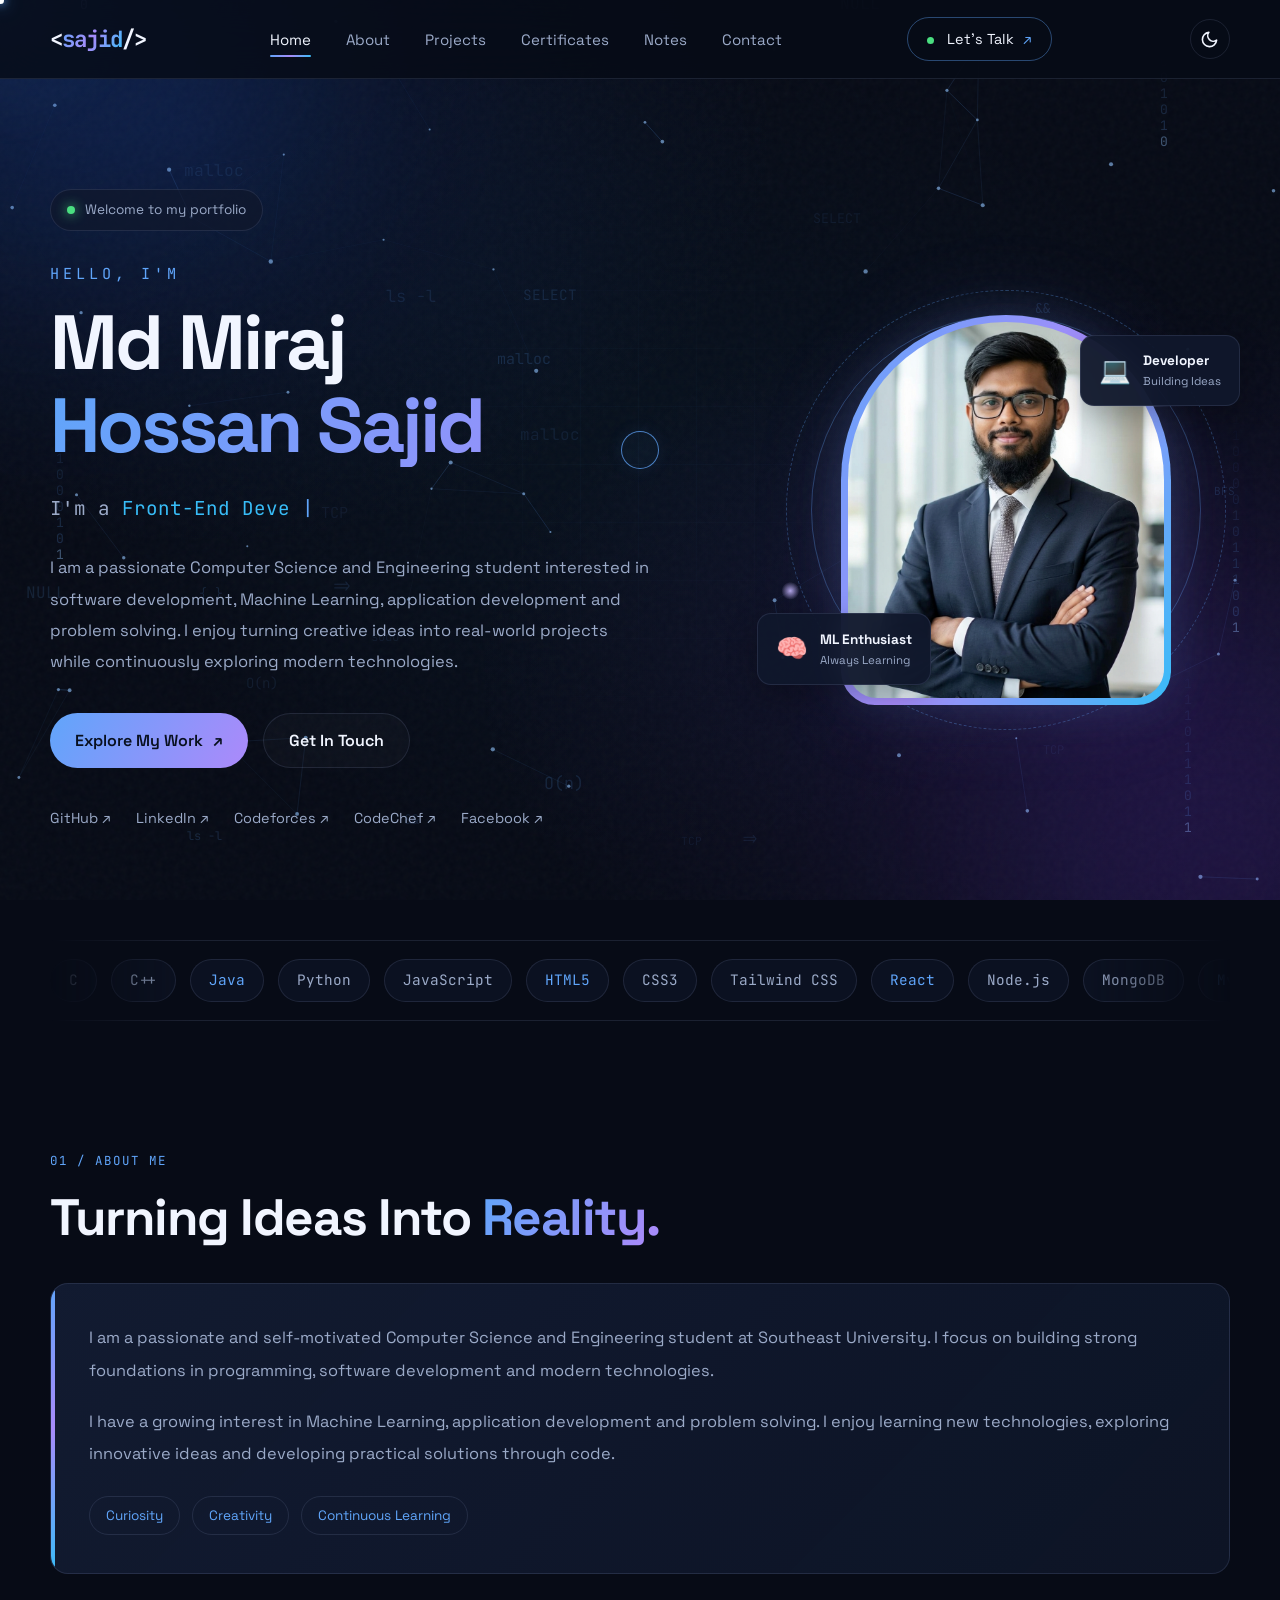
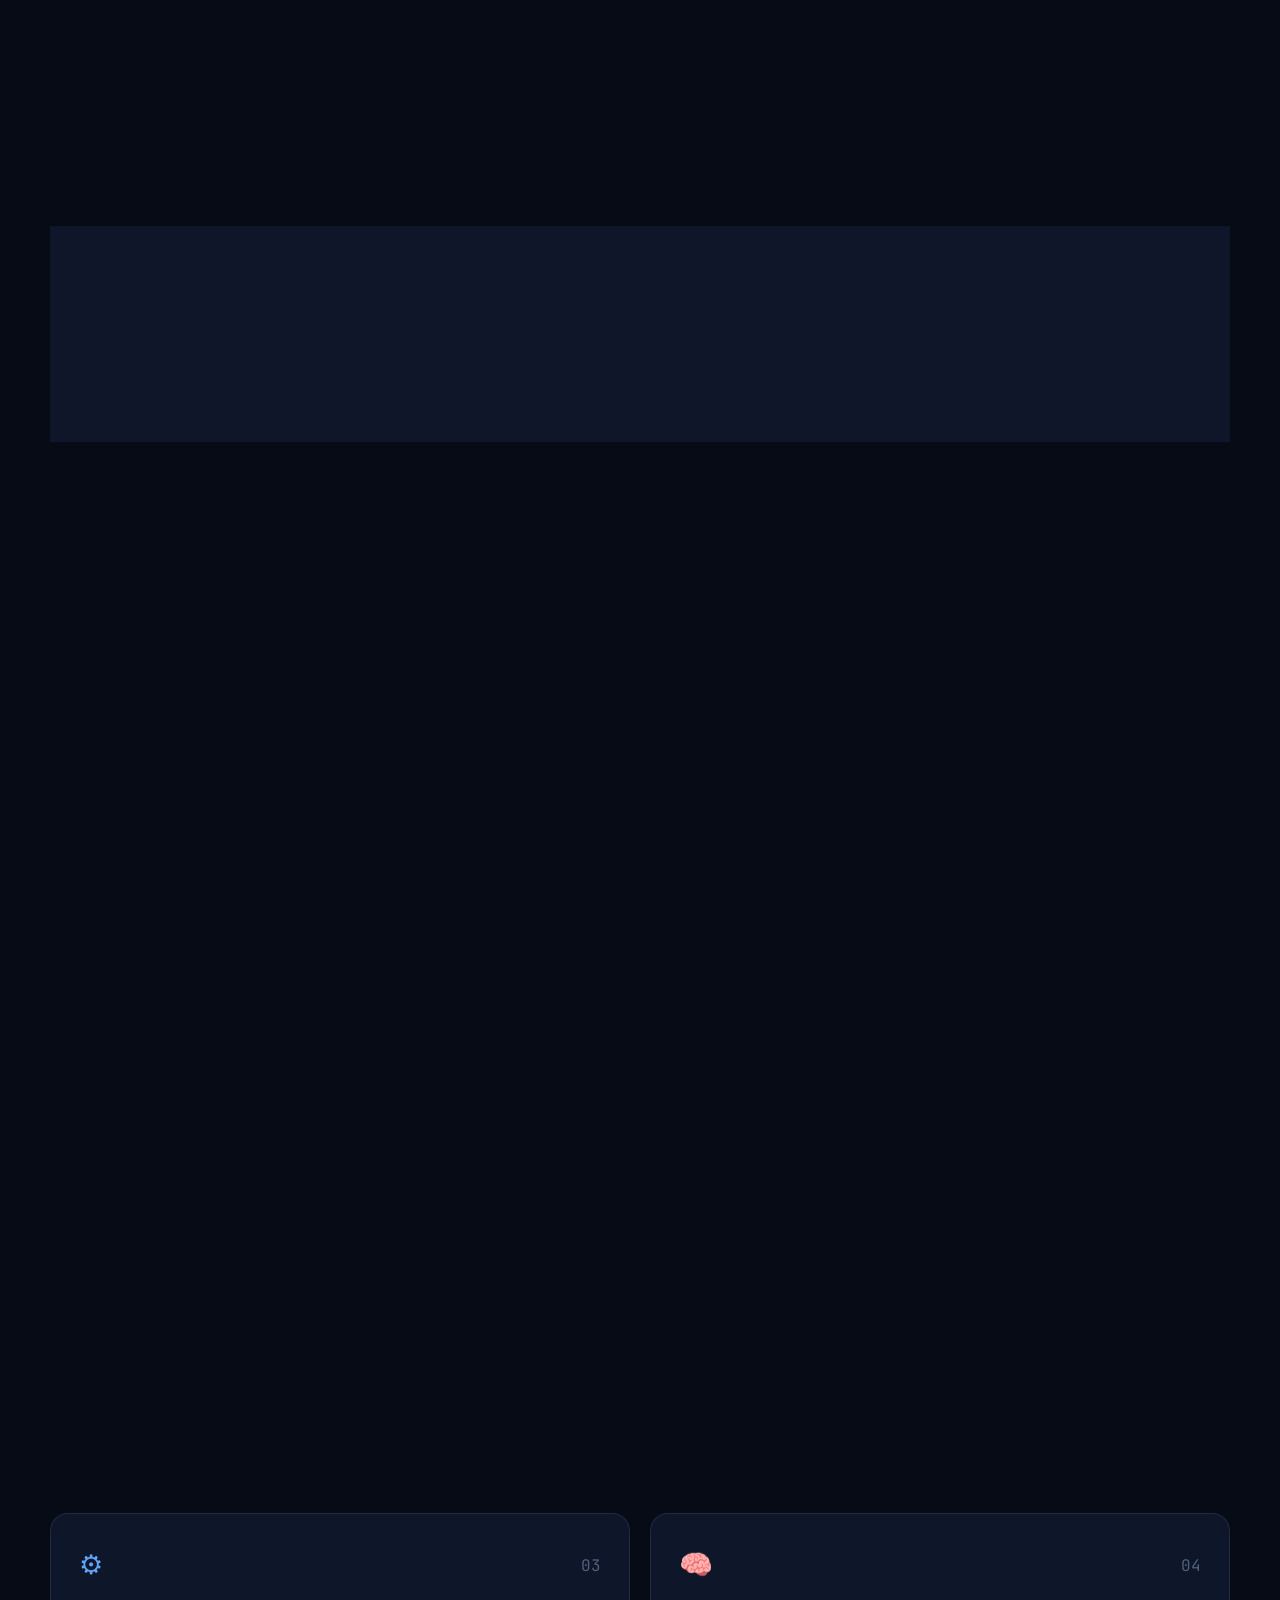
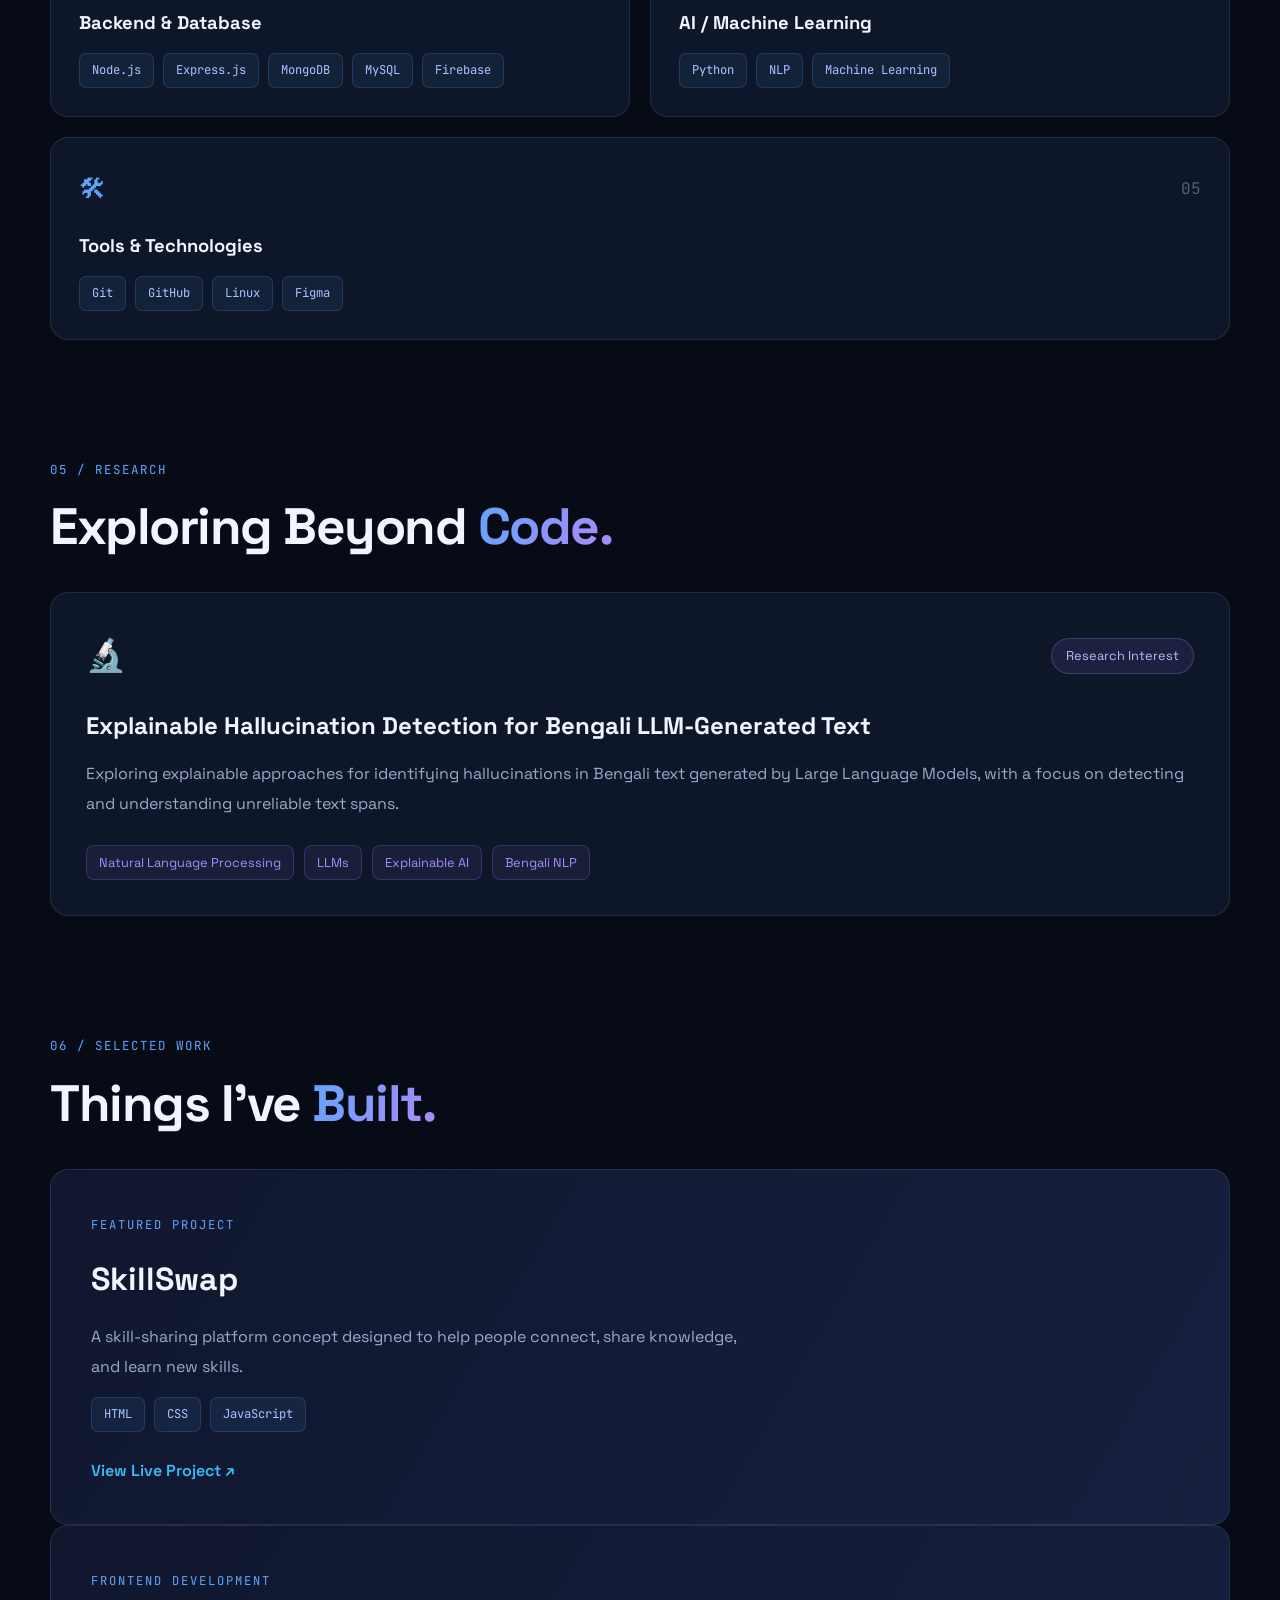
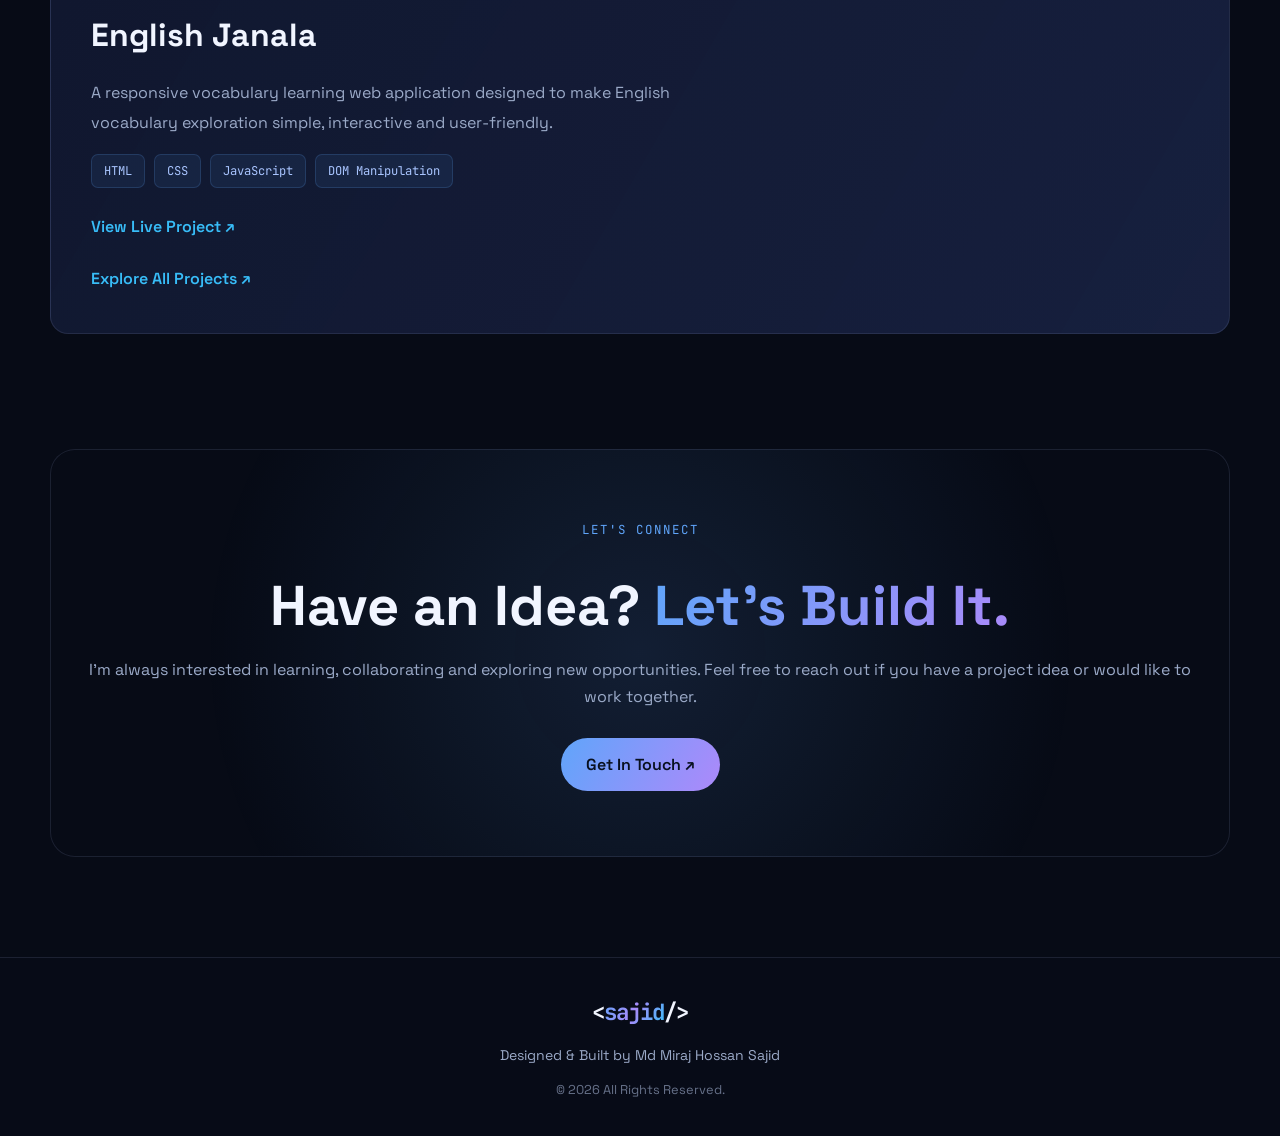
<file: index.html>
<!DOCTYPE html>
<html lang="en">

<head>
    <meta charset="UTF-8">
    <meta name="viewport" content="width=device-width, initial-scale=1.0">

    <meta name="description"
        content="Md Miraj Hossan Sajid - Front-End Developer, Problem Solver and Tech Enthusiast. Explore my projects, skills, research and activities.">

    <meta name="author" content="Md Miraj Hossan Sajid">

    <meta name="keywords"
        content="Miraj Hossan Sajid, Web Developer, Front-End Developer, CSE, Machine Learning, Portfolio">

    <meta name="theme-color" content="#080c18">

    <title>Miraj Hossan Sajid | Portfolio</title>
    <link rel="icon"
        href="data:image/svg+xml,%3Csvg xmlns=%27http://www.w3.org/2000/svg%27 viewBox=%270 0 100 100%27%3E%3Crect width=%27100%27 height=%27100%27 rx=%2722%27 fill=%27%23070b16%27/%3E%3Ctext x=%2750%27 y=%2768%27 font-size=%2760%27 text-anchor=%27middle%27 fill=%27%2360a5fa%27 font-family=%27monospace%27 font-weight=%27700%27%3ES%3C/text%3E%3C/svg%3E">
    <meta property="og:title" content="Miraj Hossan Sajid | Portfolio">
    <meta property="og:type" content="website">

    <!-- Google Fonts -->
    <link rel="preconnect" href="https://fonts.googleapis.com">
    <link rel="preconnect" href="https://fonts.gstatic.com" crossorigin>

    <link
        href="https://fonts.googleapis.com/css2?family=JetBrains+Mono:wght@400;500;700&family=Space+Grotesk:wght@400;500;600;700&display=swap"
        rel="stylesheet">

    <!-- Main CSS -->
    <script>try { var t = localStorage.getItem('theme'); document.documentElement.dataset.theme = (t === 'light' || t === 'dark') ? t : 'dark' } catch (e) { document.documentElement.dataset.theme = 'dark' }</script>
    <link rel="stylesheet" href="style.css">

</head>

<body>

    <!-- Mouse Effects -->
    <div class="cursor-dot"></div>
    <div class="cursor-outline"></div>
    <div class="mouse-glow"></div>

    <!-- Background Effects -->
    <div class="background-effects">
        <div class="gradient-orb orb-one"></div>
        <div class="gradient-orb orb-two"></div>
        <div class="grid-background"></div>
    </div>


    <!-- NAVBAR -->
    <nav class="navbar">

        <div class="nav-container">

            <a href="index.html" class="logo">
                &lt;<span>sajid</span>/&gt;
            </a>

            <ul class="nav-links" id="navLinks">

                <li>
                    <a href="index.html" class="nav-link on">Home</a>
                </li>

                <li>
                    <a href="index.html#about" class="nav-link">About</a>
                </li>

                <li>
                    <a href="projects.html" class="nav-link">Projects</a>
                </li>

                <li>
                    <a href="certificates.html" class="nav-link">Certificates</a>
                </li>

                <li>
                    <a href="notes.html" class="nav-link">Notes</a>
                </li>

                <li>
                    <a href="contact.html" class="nav-link">Contact</a>
                </li>

            </ul>

            <a href="mailto:mdmirajhossansajidpc@gmail.com?subject=Portfolio%20inquiry" class="nav-contact">
                Let's Talk <span>↗</span>
            </a>

            <button class="menu-toggle" id="menuToggle" aria-label="Toggle navigation" aria-expanded="false">

                <span></span>
                <span></span>
                <span></span>

            </button>

        </div>

    </nav>


    <main>

        <!-- HERO SECTION -->
        <section class="hero section-container" id="home">

            <div class="hero-content">

                <div class="availability">
                    <span class="status-dot"></span>
                    Welcome to my portfolio
                </div>

                <p class="hero-greeting">HELLO, I'M</p>

                <h1>
                    Md Miraj
                    <span class="gradient-text">Hossan Sajid</span>
                </h1>

                <div class="hero-role">
                    <span class="role-prefix">I'm a</span>

                    <span class="role" id="typingText">
                        Front-End Developer
                    </span>

                    <span class="typing-cursor">|</span>
                </div>

                <p class="hero-description">
                    I am a passionate Computer Science and Engineering
                    student interested in software development,
                    Machine Learning, application development and
                    problem solving.

                    I enjoy turning creative ideas into real-world
                    projects while continuously exploring modern
                    technologies.
                </p>


                <!-- Hero Buttons -->
                <div class="hero-buttons">

                    <a href="projects.html" class="btn btn-primary">
                        Explore My Work <span>↗</span>
                    </a>

                    <a href="contact.html" class="btn btn-secondary">
                        Get In Touch
                    </a>

                </div>


                <!-- Social Links -->
                <div class="hero-socials">

                    <a href="https://github.com/mdmirajhossansajid" target="_blank" rel="noopener noreferrer">
                        GitHub ↗
                    </a>

                    <a href="https://www.linkedin.com/in/mdmirajhossansajid/" target="_blank" rel="noopener noreferrer">
                        LinkedIn ↗
                    </a>

                    <a href="https://codeforces.com/profile/Paradoxical_Sajid" target="_blank"
                        rel="noopener noreferrer">
                        Codeforces ↗
                    </a>

                    <a href="https://www.codechef.com/users/md_sajid" target="_blank" rel="noopener noreferrer">
                        CodeChef ↗
                    </a>

                    <a href="https://www.facebook.com/mirajhossain.sajid" target="_blank" rel="noopener noreferrer">
                        Facebook ↗
                    </a>

                </div>

            </div>


            <!-- Profile Image -->
            <div class="hero-image-area">

                <div class="image-decoration decoration-one"></div>
                <div class="image-decoration decoration-two"></div>

                <div class="profile-wrapper">

                    <img src="images/profile.png" alt="Md Miraj Hossan Sajid" class="photo"
                        onerror="this.style.display='none'">

                </div>

                <div class="floating-card card-top">

                    <span class="floating-icon">💻</span>

                    <div>
                        <strong>Developer</strong>
                        <small>Building Ideas</small>
                    </div>

                </div>

                <div class="floating-card card-bottom">

                    <span class="floating-icon">🧠</span>

                    <div>
                        <strong>ML Enthusiast</strong>
                        <small>Always Learning</small>
                    </div>

                </div>

            </div>

        </section>


        <!-- TECH MARQUEE -->
        <div class="tech-marquee" aria-hidden="true">
            <div class="marquee-track">
                <span>C</span><span>C++</span><span>Java</span><span>Python</span><span>JavaScript</span><span>HTML5</span><span>CSS3</span><span>Tailwind
                    CSS</span><span>React</span><span>Node.js</span><span>MongoDB</span><span>MySQL</span><span>Git</span><span>Linux</span><span>Machine
                    Learning</span><span>Cybersecurity</span><span>C</span><span>C++</span><span>Java</span><span>Python</span><span>JavaScript</span><span>HTML5</span><span>CSS3</span><span>Tailwind
                    CSS</span><span>React</span><span>Node.js</span><span>MongoDB</span><span>MySQL</span><span>Git</span><span>Linux</span><span>Machine
                    Learning</span><span>Cybersecurity</span>
            </div>
        </div>

        <!-- ABOUT SECTION -->
        <section class="about-section section-container" id="about">

            <div class="section-heading reveal">

                <span class="section-label">01 / ABOUT ME</span>

                <h2>
                    Turning Ideas Into
                    <span class="gradient-text">Reality.</span>
                </h2>

            </div>

            <div class="about-card reveal">

                <p>
                    I am a passionate and self-motivated Computer Science
                    and Engineering student at Southeast University.

                    I focus on building strong foundations in programming,
                    software development and modern technologies.
                </p>

                <p>
                    I have a growing interest in Machine Learning,
                    application development and problem solving.

                    I enjoy learning new technologies, exploring
                    innovative ideas and developing practical
                    solutions through code.
                </p>

                <div class="about-footer">

                    <span>Curiosity</span>
                    <span>Creativity</span>
                    <span>Continuous Learning</span>

                </div>

            </div>

        </section>


        <!-- EDUCATION SECTION -->
        <section class="education-section section-container" id="education">

            <div class="section-heading reveal">

                <span class="section-label">02 / EDUCATION</span>

                <h2>
                    My Academic
                    <span class="gradient-text">Journey.</span>
                </h2>

            </div>

            <div class="education-card reveal">

                <div class="education-icon">🎓</div>

                <div class="education-details">

                    <span class="education-tag">UNDERGRADUATE</span>

                    <h3>B.Sc. in Computer Science & Engineering</h3>

                    <p>Southeast University, Dhaka, Bangladesh</p>

                    <div class="education-meta">

                        <span>10th Semester</span>

                    </div>

                </div>

            </div>

        </section>


        <!-- LEADERSHIP & ACTIVITIES SECTION -->
        <section class="leadership-section section-container" id="leadership">

            <div class="section-heading reveal">

                <span class="section-label">03 / LEADERSHIP & ACTIVITIES</span>

                <h2>
                    Beyond Academics
                    <span class="gradient-text">.</span>
                </h2>

                <p>
                    My involvement in student organizations,
                    technical communities and extracurricular activities.
                </p>

            </div>


            <div class="leadership-grid">

                <!-- Computer Club -->
                <div class="leadership-card spotlight-card reveal">

                    <div class="leadership-icon">💻</div>

                    <span class="leadership-label">
                        Computer Club
                    </span>

                    <h3>Sub-Executive Member</h3>

                    <h4>Tech & Web</h4>

                    <p>
                        Working with the Tech & Web team, contributing
                        to technical initiatives, web-related activities
                        and program coordination.
                    </p>

                </div>


                <!-- Center for Cyber Security -->
                <div class="leadership-card spotlight-card reveal">

                    <div class="leadership-icon">🛡️</div>

                    <span class="leadership-label">
                        Center for Cyber Security
                    </span>

                    <h3>Management Team Member</h3>

                    <p>
                        Involved in management responsibilities,
                        organizational coordination and supporting
                        different initiatives.
                    </p>

                </div>

            </div>

        </section>


        <!-- SKILLS SECTION -->
        <section class="skills-section section-container" id="skills">

            <div class="section-heading reveal">

                <span class="section-label">04 / TECH STACK</span>

                <h2>
                    Technologies I
                    <span class="gradient-text">Work With.</span>
                </h2>

                <p>
                    Tools and technologies I use to build,
                    develop and explore.
                </p>

            </div>


            <div class="skills-grid">

                <!-- Programming Languages -->
                <div class="skill-card spotlight-card reveal">

                    <div class="skill-card-header">

                        <span class="skill-icon">⌨</span>
                        <span class="skill-number">01</span>

                    </div>

                    <h3>Programming Languages</h3>

                    <div class="tags">

                        <span>C</span>
                        <span>C++</span>
                        <span>Java</span>
                        <span>Python</span>
                        <span>JavaScript</span>
                        <span>Problem Solving</span>

                    </div>

                </div>


                <!-- Frontend Development -->
                <div class="skill-card spotlight-card reveal">

                    <div class="skill-card-header">

                        <span class="skill-icon">🌐</span>
                        <span class="skill-number">02</span>

                    </div>

                    <h3>Frontend Development</h3>

                    <div class="tags">

                        <span>HTML5</span>
                        <span>CSS3</span>
                        <span>Tailwind CSS</span>
                        <span>Bootstrap</span>
                        <span>React JS</span>
                        <span>Next.js</span>

                    </div>

                </div>


                <!-- Backend & Database -->
                <div class="skill-card spotlight-card reveal">

                    <div class="skill-card-header">

                        <span class="skill-icon">⚙</span>
                        <span class="skill-number">03</span>

                    </div>

                    <h3>Backend & Database</h3>

                    <div class="tags">

                        <span>Node.js</span>
                        <span>Express.js</span>
                        <span>MongoDB</span>
                        <span>MySQL</span>
                        <span>Firebase</span>

                    </div>

                </div>


                <!-- AI & Machine Learning -->
                <div class="skill-card spotlight-card reveal">

                    <div class="skill-card-header">

                        <span class="skill-icon">🧠</span>
                        <span class="skill-number">04</span>

                    </div>

                    <h3>AI / Machine Learning</h3>

                    <div class="tags">

                        <span>Python</span>
                        <span>NLP</span>
                        <span>Machine Learning</span>

                    </div>

                </div>


                <!-- Tools & Technologies -->
                <div class="skill-card spotlight-card reveal">

                    <div class="skill-card-header">

                        <span class="skill-icon">🛠</span>
                        <span class="skill-number">05</span>

                    </div>

                    <h3>Tools & Technologies</h3>

                    <div class="tags">

                        <span>Git</span>
                        <span>GitHub</span>
                        <span>Linux</span>
                        <span>Figma</span>

                    </div>

                </div>

            </div>

        </section>


        <!-- RESEARCH SECTION -->
        <section class="research-section section-container" id="research">

            <div class="section-heading reveal">

                <span class="section-label">05 / RESEARCH</span>

                <h2>
                    Exploring Beyond
                    <span class="gradient-text">Code.</span>
                </h2>

            </div>


            <div class="research-card spotlight-card reveal">

                <div class="research-top">

                    <span class="research-icon">🔬</span>

                    <span class="research-status">
                        Research Interest
                    </span>

                </div>

                <h3>
                    Explainable Hallucination Detection for
                    Bengali LLM-Generated Text
                </h3>

                <p>
                    Exploring explainable approaches for identifying
                    hallucinations in Bengali text generated by
                    Large Language Models, with a focus on detecting
                    and understanding unreliable text spans.
                </p>

                <div class="research-tags">

                    <span>Natural Language Processing</span>
                    <span>LLMs</span>
                    <span>Explainable AI</span>
                    <span>Bengali NLP</span>

                </div>

            </div>

        </section>


        <!-- PROJECT PREVIEW SECTION -->
        <section class="project-preview section-container" id="projects">

            <div class="section-heading reveal">

                <span class="section-label">06 / SELECTED WORK</span>

                <h2>
                    Things I've
                    <span class="gradient-text">Built.</span>
                </h2>

            </div>


            <div class="project-preview-card spotlight-card reveal">

                <div class="project-preview-content">

                    <span class="project-category">
                        FEATURED PROJECT
                    </span>

                    <h3>SkillSwap</h3>

                    <p>
                        A skill-sharing platform concept designed to help
                        people connect, share knowledge, and learn new skills.
                    </p>

                    <div class="tags">
                        <span>HTML</span>
                        <span>CSS</span>
                        <span>JavaScript</span>
                    </div>

                    <a href="https://mdmirajhossansajid.github.io/SkillSwapp/" class="project-link" target="_blank"
                        rel="noopener noreferrer">
                        View Live Project ↗
                    </a>

                </div>

            </div>

            <div class="project-preview-card spotlight-card reveal">

                <div class="project-preview-content">

                    <span class="project-category">
                        FRONTEND DEVELOPMENT
                    </span>

                    <h3>English Janala</h3>

                    <p>
                        A responsive vocabulary learning web application
                        designed to make English vocabulary exploration
                        simple, interactive and user-friendly.
                    </p>

                    <div class="tags">

                        <span>HTML</span>
                        <span>CSS</span>
                        <span>JavaScript</span>
                        <span>DOM Manipulation</span>

                    </div>

                    <a href="https://mdmirajhossansajid.github.io/7th_Practice_Project_English_Janala/"
                        class="project-link" target="_blank" rel="noopener noreferrer">

                        View Live Project ↗

                    </a>

                    <br>

                    <a href="projects.html" class="project-link">
                        Explore All Projects ↗
                    </a>

                </div>

            </div>

        </section>


        <!-- CONTACT CTA -->
        <section class="contact-cta section-container" id="contact">

            <div class="contact-box reveal">

                <span class="section-label">LET'S CONNECT</span>

                <h2>
                    Have an Idea?
                    <span class="gradient-text">Let's Build It.</span>
                </h2>

                <p>
                    I'm always interested in learning, collaborating
                    and exploring new opportunities.

                    Feel free to reach out if you have a project idea
                    or would like to work together.
                </p>

                <a href="contact.html" class="btn btn-primary">
                    Get In Touch ↗
                </a>

            </div>

        </section>

    </main>


    <!-- FOOTER -->
    <footer class="footer">

        <div class="footer-content">

            <a href="index.html" class="logo">
                &lt;<span>sajid</span>/&gt;
            </a>

            <p>
                Designed & Built by Md Miraj Hossan Sajid
            </p>

            <p class="copyright">
                © <span id="year">2026</span> All Rights Reserved.
            </p>

        </div>

    </footer>


    <!-- Main JavaScript -->
    <script src="main.js" defer></script>

</body>

</html>
</file>
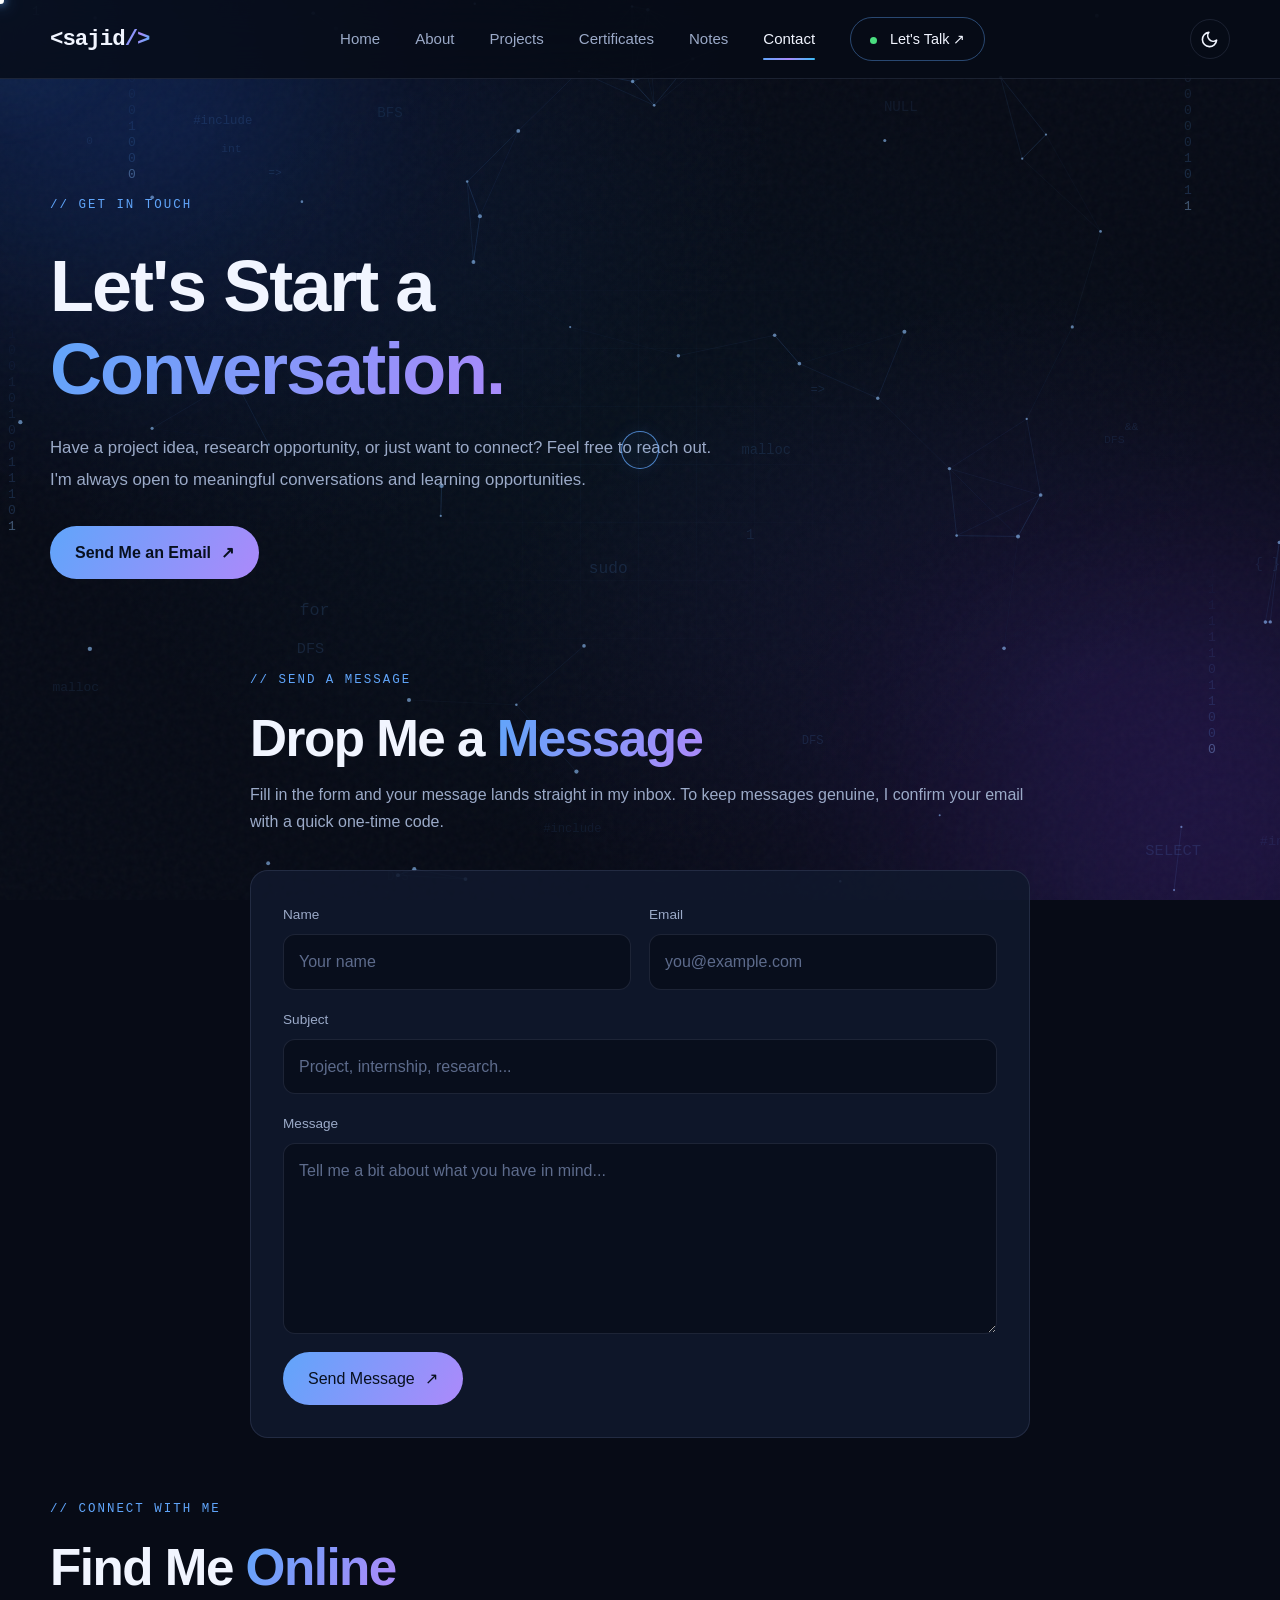
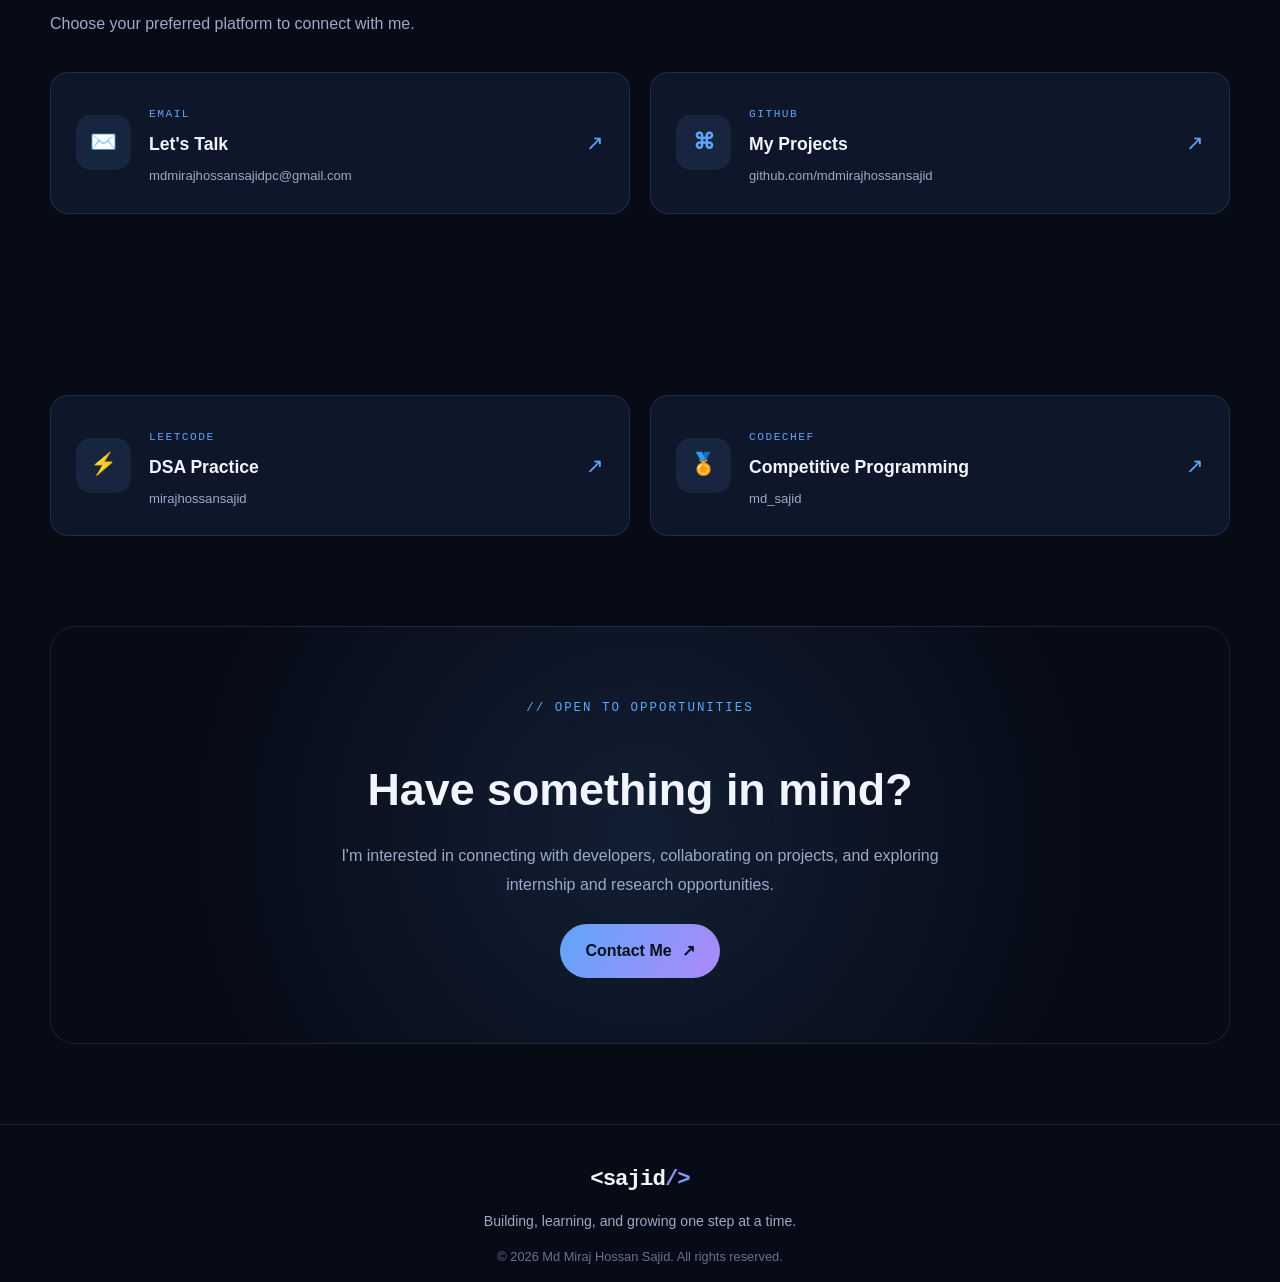
<file: contact.html>
<!DOCTYPE html>
<!-- © 2026 Md Miraj Hossan Sajid. All rights reserved. Copying or reusing this site's code or design without written permission is not allowed. -->
<html lang="en">

<head>
    <meta charset="UTF-8">
    <meta http-equiv="Content-Security-Policy"
        content="default-src 'self'; script-src 'self' 'sha256-icofNTdHg7YAjWQRwKQ4uKoVlQyKpX0lLGi5S88EdnY='; style-src 'self' 'unsafe-inline' https://fonts.googleapis.com; font-src https://fonts.gstatic.com; img-src 'self' data:; connect-src 'self' https://api.web3forms.com https://script.google.com https://script.googleusercontent.com; frame-src https://drive.google.com; object-src 'none'; base-uri 'self'; form-action 'self'">
    <meta name="referrer" content="strict-origin-when-cross-origin">
    <meta name="viewport" content="width=device-width, initial-scale=1.0">
    <meta name="theme-color" content="#080c18">
    <title>Contact | Md Miraj Hossan Sajid</title>
    <link rel="icon"
        href="data:image/svg+xml,%3Csvg xmlns=%27http://www.w3.org/2000/svg%27 viewBox=%270 0 100 100%27%3E%3Crect width=%27100%27 height=%27100%27 rx=%2722%27 fill=%27%23070b16%27/%3E%3Ctext x=%2750%27 y=%2768%27 font-size=%2760%27 text-anchor=%27middle%27 fill=%27%2360a5fa%27 font-family=%27monospace%27 font-weight=%27700%27%3ES%3C/text%3E%3C/svg%3E">
    <meta property="og:title" content="Contact | Md Miraj Hossan Sajid">
    <meta property="og:type" content="website">
    <meta name="description"
        content="Contact Md Miraj Hossan Sajid for projects, research and internship opportunities.">
    <meta property="og:description"
        content="Contact Md Miraj Hossan Sajid for projects, research and internship opportunities.">

    <link
        href="https://fonts.googleapis.com/css2?family=JetBrains+Mono:wght@500;700&family=Space+Grotesk:wght@400;500;700&display=swap"
        rel="stylesheet">
    <script>try { var t = localStorage.getItem('theme'); document.documentElement.dataset.theme = (t === 'light' || t === 'dark') ? t : 'dark' } catch (e) { document.documentElement.dataset.theme = 'dark' }</script>
    <link rel="stylesheet" href="style.css">
</head>

<body>

    <div class="background-effects">
        <div class="grid-background"></div>
        <div class="gradient-orb orb-one"></div>
        <div class="gradient-orb orb-two"></div>
    </div>

    <div class="cursor-dot"></div>
    <div class="cursor-outline"></div>
    <div class="mouse-glow"></div>

    <nav class="navbar">
        <div class="nav-container">

            <a class="logo" href="index.html">
                &lt;sajid<span>/&gt;</span>
            </a>

            <div class="nav-links" id="navLinks">
                <a href="index.html" class="nav-link">Home</a>
                <a href="index.html#about" class="nav-link">About</a>
                <a href="projects.html" class="nav-link">Projects</a>
                <a href="certificates.html" class="nav-link">Certificates</a>
                <a href="notes.html" class="nav-link">Notes</a>
                <a href="contact.html" class="nav-link">Contact</a>
                <a href="mailto:mdmirajhossansajidpc@gmail.com?subject=Portfolio%20inquiry" class="nav-contact">
                    Let's Talk ↗
                </a>
            </div>

            <button class="menu-toggle" id="menuToggle" aria-label="Toggle navigation" aria-expanded="false">
                <span></span>
                <span></span>
                <span></span>
            </button>

        </div>
    </nav>

    <main>

        <section class="contact-hero">
            <div class="contact-intro reveal">
                <span class="section-label">// GET IN TOUCH</span>
                <h1>Let's Start a <span class="gradient-text">Conversation.</span></h1>
                <p>
                    Have a project idea, research opportunity, or just want to connect?
                    Feel free to reach out. I'm always open to meaningful conversations
                    and learning opportunities.
                </p>

                <a href="mailto:mdmirajhossansajidpc@gmail.com" class="btn btn-primary">
                    Send Me an Email <span>↗</span>
                </a>
            </div>
        </section>

        <section class="message-section">
            <div class="section-heading reveal">
                <span class="section-label">// SEND A MESSAGE</span>
                <h2>Drop Me a <span class="gradient-text">Message</span></h2>
                <p>Fill in the form and your message lands straight in my inbox. To keep messages genuine, I confirm
                    your email with a quick one-time code.</p>
            </div>

            <form class="contact-form spotlight-card reveal" id="contactForm" novalidate>
                <div class="form-row">
                    <label>Name
                        <input type="text" name="name" required autocomplete="name" placeholder="Your name">
                    </label>
                    <label>Email
                        <input type="email" name="email" required autocomplete="email" placeholder="you@example.com">
                    </label>
                </div>
                <label>Subject
                    <input type="text" name="subject" placeholder="Project, internship, research...">
                </label>
                <label>Message
                    <textarea name="message" rows="6" required
                        placeholder="Tell me a bit about what you have in mind..."></textarea>
                </label>
                <div class="otp-row" id="otpRow" hidden>
                    <label>Verification code
                        <input type="text" id="otpCode" name="otp" inputmode="numeric" autocomplete="one-time-code"
                            maxlength="6" placeholder="6-digit code from your email">
                    </label>
                    <button type="button" class="otp-resend" id="otpResend">Resend code</button>
                </div>
                <input type="checkbox" name="botcheck" class="hp" tabindex="-1" autocomplete="off" aria-hidden="true">
                <div class="form-footer">
                    <button class="btn btn-primary" type="submit">Send Message <span>↗</span></button>
                    <p class="form-status" id="formStatus" role="status" aria-live="polite"></p>
                </div>
            </form>
        </section>

        <section class="contact-section">
            <div class="section-heading reveal">
                <span class="section-label">// CONNECT WITH ME</span>
                <h2>Find Me <span class="gradient-text">Online</span></h2>
                <p>Choose your preferred platform to connect with me.</p>
            </div>

            <div class="contact-grid">

                <a class="contact-card spotlight-card reveal" href="mailto:mdmirajhossansajidpc@gmail.com">
                    <div class="contact-card-icon">✉️</div>
                    <div class="contact-card-content">
                        <span class="contact-platform">EMAIL</span>
                        <h3>Let's Talk</h3>
                        <p>mdmirajhossansajidpc@gmail.com</p>
                    </div>
                    <span class="contact-arrow">↗</span>
                </a>

                <a class="contact-card spotlight-card reveal" href="https://github.com/mdmirajhossansajid"
                    target="_blank" rel="noopener noreferrer">
                    <div class="contact-card-icon">⌘</div>
                    <div class="contact-card-content">
                        <span class="contact-platform">GITHUB</span>
                        <h3>My Projects</h3>
                        <p>github.com/mdmirajhossansajid</p>
                    </div>
                    <span class="contact-arrow">↗</span>
                </a>

                <a class="contact-card spotlight-card reveal" href="https://www.linkedin.com/in/mdmirajhossansajid/"
                    target="_blank" rel="noopener noreferrer">
                    <div class="contact-card-icon">in</div>
                    <div class="contact-card-content">
                        <span class="contact-platform">LINKEDIN</span>
                        <h3>Professional Network</h3>
                        <p>Connect with me on LinkedIn</p>
                    </div>
                    <span class="contact-arrow">↗</span>
                </a>

                <a class="contact-card spotlight-card reveal" href="https://codeforces.com/profile/Paradoxical_Sajid"
                    target="_blank" rel="noopener noreferrer">
                    <div class="contact-card-icon">⌘</div>
                    <div class="contact-card-content">
                        <span class="contact-platform">CODEFORCES</span>
                        <h3>Problem Solving</h3>
                        <p>Paradoxical_Sajid</p>
                    </div>
                    <span class="contact-arrow">↗</span>
                </a>

                <a class="contact-card spotlight-card reveal" href="https://leetcode.com/u/mirajhossansajid/"
                    target="_blank" rel="noopener noreferrer">
                    <div class="contact-card-icon">⚡</div>
                    <div class="contact-card-content">
                        <span class="contact-platform">LEETCODE</span>
                        <h3>DSA Practice</h3>
                        <p>mirajhossansajid</p>
                    </div>
                    <span class="contact-arrow">↗</span>
                </a>

                <a class="contact-card spotlight-card reveal" href="https://www.codechef.com/users/md_sajid"
                    target="_blank" rel="noopener noreferrer">
                    <div class="contact-card-icon">🏅</div>
                    <div class="contact-card-content">
                        <span class="contact-platform">CODECHEF</span>
                        <h3>Competitive Programming</h3>
                        <p>md_sajid</p>
                    </div>
                    <span class="contact-arrow">↗</span>
                </a>

            </div>
        </section>

        <section class="contact-note reveal">
            <span class="section-label">// OPEN TO OPPORTUNITIES</span>
            <h2>Have something in mind?</h2>
            <p>
                I'm interested in connecting with developers, collaborating on projects,
                and exploring internship and research opportunities.
            </p>
            <a href="mailto:mdmirajhossansajidpc@gmail.com" class="btn btn-primary">
                Contact Me <span>↗</span>
            </a>
        </section>

    </main>

    <footer class="footer">
        <div class="footer-content">
            <a class="logo" href="index.html">&lt;sajid<span>/&gt;</span></a>
            <p>Building, learning, and growing one step at a time.</p>
            <p class="copyright">© <span id="year">2026</span> Md Miraj Hossan Sajid. All rights reserved.</p>
        </div>
    </footer>

    <script src="main.js"></script>
</body>

</html>
</file>
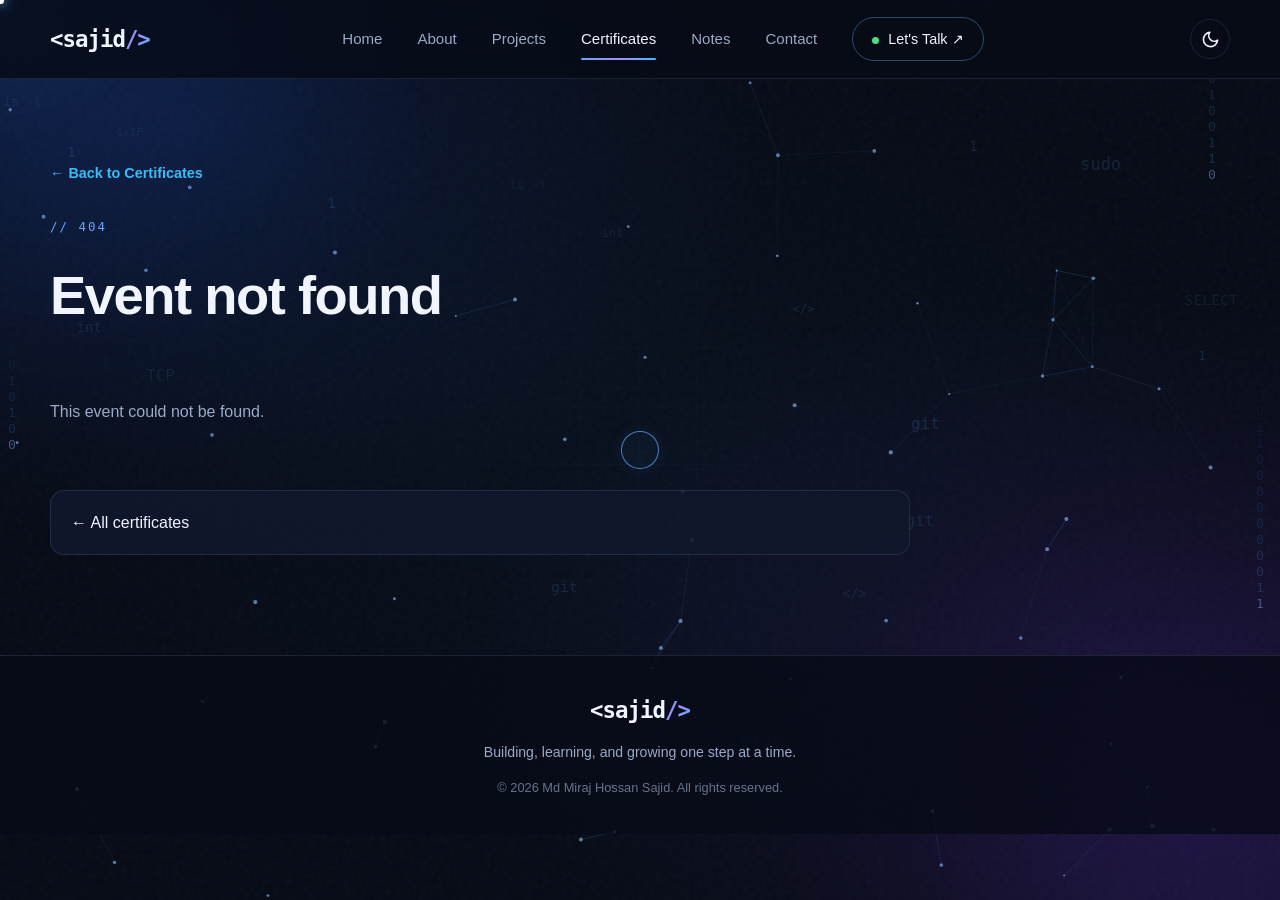
<file: event.html>
<!DOCTYPE html>
<!-- © 2026 Md Miraj Hossan Sajid. All rights reserved. Copying or reusing this site's code or design without written permission is not allowed. -->
<html lang="en">

<head>
    <meta charset="UTF-8">
    <meta http-equiv="Content-Security-Policy" content="default-src 'self'; script-src 'self' 'sha256-JS2LSkDN0I2KJU024d/yM0VWhXU2pw+EX/5nL5Rz+P4='; style-src 'self' 'unsafe-inline' https://fonts.googleapis.com; font-src https://fonts.gstatic.com; img-src 'self' data:; connect-src 'self' https://api.web3forms.com; frame-src https://drive.google.com; object-src 'none'; base-uri 'self'; form-action 'self'">
    <meta name="referrer" content="strict-origin-when-cross-origin">
    <meta name="viewport" content="width=device-width, initial-scale=1.0">
    <meta name="theme-color" content="#080c18">
    <title>Event Details | Md Miraj Hossan Sajid</title>
    <link rel="icon"
        href="data:image/svg+xml,%3Csvg xmlns=%27http://www.w3.org/2000/svg%27 viewBox=%270 0 100 100%27%3E%3Crect width=%27100%27 height=%27100%27 rx=%2722%27 fill=%27%23070b16%27/%3E%3Ctext x=%2750%27 y=%2768%27 font-size=%2760%27 text-anchor=%27middle%27 fill=%27%2360a5fa%27 font-family=%27monospace%27 font-weight=%27700%27%3ES%3C/text%3E%3C/svg%3E">
    <meta property="og:title" content="Event Details | Md Miraj Hossan Sajid">
    <meta property="og:type" content="website">
    <meta name="description" content="Experience, photos and details of events and certifications by Md Miraj Hossan Sajid.">
    <meta property="og:description" content="Experience, photos and details of events and certifications by Md Miraj Hossan Sajid.">

    <link
        href="https://fonts.googleapis.com/css2?family=JetBrains+Mono:wght@500;700&family=Space+Grotesk:wght@400;500;700&display=swap"
        rel="stylesheet">
    <script>try { var t = localStorage.getItem('theme'); document.documentElement.dataset.theme = (t === 'light' || t === 'dark') ? t : 'dark' } catch (e) { document.documentElement.dataset.theme = 'dark' }</script>
    <link rel="stylesheet" href="style.css">
</head>

<body>

    <div class="background-effects">
        <div class="grid-background"></div>
        <div class="gradient-orb orb-one"></div>
        <div class="gradient-orb orb-two"></div>
    </div>

    <div class="cursor-dot"></div>
    <div class="cursor-outline"></div>
    <div class="mouse-glow"></div>

    <nav class="navbar">
        <div class="nav-container">
            <a class="logo" href="index.html">&lt;sajid<span>/&gt;</span></a>

            <div class="nav-links" id="navLinks">
                <a href="index.html" class="nav-link">Home</a>
                <a href="index.html#about" class="nav-link">About</a>
                <a href="projects.html" class="nav-link">Projects</a>
                <a href="certificates.html" class="nav-link">Certificates</a>
                <a href="notes.html" class="nav-link">Notes</a>
                <a href="contact.html" class="nav-link">Contact</a>
                <a href="mailto:mdmirajhossansajidpc@gmail.com?subject=Portfolio%20inquiry" class="nav-contact">Let's
                    Talk ↗</a>
            </div>

            <button class="menu-toggle" id="menuToggle" aria-label="Toggle navigation" aria-expanded="false">
                <span></span>
                <span></span>
                <span></span>
            </button>
        </div>
    </nav>

    <main>
        <section class="event-hero">
            <a class="event-back" href="certificates.html">← Back to Certificates</a>
            <div class="event-intro reveal">
                <span class="section-label" id="evKicker">// EVENT DETAILS</span>
                <h1 id="evTitle">Event Details</h1>
                <div class="event-meta" id="evMeta"></div>
            </div>
        </section>

        <section class="event-content" id="eventPage">
            <figure class="event-cert" id="evCert" hidden></figure>
            <div class="event-story" id="evStory"></div>

            <div class="event-photos-wrap" id="evPhotosWrap" hidden>
                <h2>Event <span class="gradient-text">Pictures</span></h2>
                <div class="event-photos" id="evPhotos"></div>
            </div>

            <p class="event-missing" id="evMissing" hidden>This event could not be found.</p>

            <nav class="event-nav" id="evNav" aria-label="More events"></nav>
        </section>
    </main>

    <!--
      HOW TO EDIT: each event below has its own <template id="cert-XX"> block. Change the text inside it
      (use <h4> headings, <p> paragraphs and <ul><li> lists). Photos go in images/events/cert-XX/ as 1.jpg, 2.jpg, 3.jpg ...
    -->
    
    <!-- ===== Certified Penetration Testing Engineer (CPTE) ===== -->
    <template id="cert-01" class="event-data" data-title="Certified Penetration Testing Engineer (CPTE)" data-issuer="Mile2" data-type="Certification" data-link="https://drive.google.com/file/d/1aGufmjatNx9DVs5lz85v7NmBzmQtfxHk/view?usp=sharing">
        <h4>My experience</h4>
        <p>Write about your experience at this event here: what the event was about, what you did, and how it felt.</p>
        <h4>What I learned</h4>
        <p>Share the key things you learned, the people you met and the skills you improved.</p>
        <h4>Highlights</h4>
        <ul>
            <li>Add your first highlight</li>
            <li>Add your second highlight</li>
        </ul>
    </template>

    <!-- ===== Applied Penetration Testing Engineer ===== -->
    <template id="cert-02" class="event-data" data-title="Applied Penetration Testing Engineer" data-issuer="EDGE-CSE CUET DST" data-type="Training" data-link="https://drive.google.com/file/d/1xZTKhl89JINywQb6bGfWgI5ONCXXZR-8/view?usp=sharing">
        <h4>My experience</h4>
        <p>Write about your experience at this event here: what the event was about, what you did, and how it felt.</p>
        <h4>What I learned</h4>
        <p>Share the key things you learned, the people you met and the skills you improved.</p>
        <h4>Highlights</h4>
        <ul>
            <li>Add your first highlight</li>
            <li>Add your second highlight</li>
        </ul>
    </template>

    <!-- ===== EDGE Digital Skills Training Program ===== -->
    <template id="cert-04" class="event-data" data-title="EDGE Digital Skills Training Program" data-issuer="EDGE Project" data-type="Training" data-link="https://drive.google.com/file/d/1V4pPyjILb0uB_GPJU2I9YumWPleEK3W1/view?usp=sharing">
        <h4>My experience</h4>
        <p>Write about your experience at this event here: what the event was about, what you did, and how it felt.</p>
        <h4>What I learned</h4>
        <p>Share the key things you learned, the people you met and the skills you improved.</p>
        <h4>Highlights</h4>
        <ul>
            <li>Add your first highlight</li>
            <li>Add your second highlight</li>
        </ul>
    </template>

    <!-- ===== Phitron Batch 7 ===== -->
    <template id="cert-05" class="event-data" data-title="Phitron Batch 7" data-issuer="Phitron" data-type="Course Completion" data-link="https://drive.google.com/file/d/1FMTEjgA6GUOMOcitUfxPOTatO8ZkIpOb/view?usp=sharing">
        <h4>My experience</h4>
        <p>Write about your experience at this event here: what the event was about, what you did, and how it felt.</p>
        <h4>What I learned</h4>
        <p>Share the key things you learned, the people you met and the skills you improved.</p>
        <h4>Highlights</h4>
        <ul>
            <li>Add your first highlight</li>
            <li>Add your second highlight</li>
        </ul>
    </template>

    <!-- ===== ICPC Dhaka Regional 2026 ===== -->
    <template id="cert-09" class="event-data" data-title="ICPC Dhaka Regional 2026" data-issuer="ICPC" data-type="Programming Contest" data-link="YOUR_DRIVE_LINK">
        <h4>My experience</h4>
        <p>Write about your experience at this event here: what the event was about, what you did, and how it felt.</p>
        <h4>What I learned</h4>
        <p>Share the key things you learned, the people you met and the skills you improved.</p>
        <h4>Highlights</h4>
        <ul>
            <li>Add your first highlight</li>
            <li>Add your second highlight</li>
        </ul>
    </template>

    <!-- ===== ICPC Dhaka Regional 2025 ===== -->
    <template id="cert-08" class="event-data" data-title="ICPC Dhaka Regional 2025" data-issuer="ICPC" data-type="Programming Contest" data-link="YOUR_DRIVE_LINK">
        <h4>My experience</h4>
        <p>Write about your experience at this event here: what the event was about, what you did, and how it felt.</p>
        <h4>What I learned</h4>
        <p>Share the key things you learned, the people you met and the skills you improved.</p>
        <h4>Highlights</h4>
        <ul>
            <li>Add your first highlight</li>
            <li>Add your second highlight</li>
        </ul>
    </template>

    <!-- ===== ICPC Dhaka Regional 2024 ===== -->
    <template id="cert-07" class="event-data" data-title="ICPC Dhaka Regional 2024" data-issuer="ICPC" data-type="Programming Contest" data-link="https://drive.google.com/file/d/1leOF_BLz3Sz6mmepMdekQzjdg12MLAfG/view?usp=sharing">
        <h4>My experience</h4>
        <p>Write about your experience at this event here: what the event was about, what you did, and how it felt.</p>
        <h4>What I learned</h4>
        <p>Share the key things you learned, the people you met and the skills you improved.</p>
        <h4>Highlights</h4>
        <ul>
            <li>Add your first highlight</li>
            <li>Add your second highlight</li>
        </ul>
    </template>

    <!-- ===== 17th National Undergraduate Mathematics Olympiad 2026 ===== -->
    <template id="cert-10" class="event-data" data-title="17th National Undergraduate Mathematics Olympiad 2026" data-issuer="Undergraduate Mathematics Olympiad" data-type="Participation" data-link="YOUR_DRIVE_LINK">
        <h4>My experience</h4>
        <p>Write about your experience at this event here: what the event was about, what you did, and how it felt.</p>
        <h4>What I learned</h4>
        <p>Share the key things you learned, the people you met and the skills you improved.</p>
        <h4>Highlights</h4>
        <ul>
            <li>Add your first highlight</li>
            <li>Add your second highlight</li>
        </ul>
    </template>

    <!-- ===== National Mathematics Carnival 2026 ===== -->
    <template id="cert-03" class="event-data" data-title="National Mathematics Carnival 2026" data-issuer="Mathematics Olympiad — University Level" data-type="Achievement" data-link="https://drive.google.com/file/d/1siVY1CVr7Qww-t73WsN2s3PQjhr9ZWTZ/view?usp=sharing">
        <h4>My experience</h4>
        <p>Write about your experience at this event here: what the event was about, what you did, and how it felt.</p>
        <h4>What I learned</h4>
        <p>Share the key things you learned, the people you met and the skills you improved.</p>
        <h4>Highlights</h4>
        <ul>
            <li>Add your first highlight</li>
            <li>Add your second highlight</li>
        </ul>
    </template>

    <!-- ===== 16th Bangladesh Mathematics Society Conference 2025 ===== -->
    <template id="cert-06" class="event-data" data-title="16th Bangladesh Mathematics Society Conference 2025" data-issuer="Bangladesh Mathematics Society" data-type="Participation" data-link="https://drive.google.com/file/d/1QPG5b1tlN-T8kl6rR8Dgfssc-mqlh5J1/view?usp=sharing">
        <h4>My experience</h4>
        <p>Write about your experience at this event here: what the event was about, what you did, and how it felt.</p>
        <h4>What I learned</h4>
        <p>Share the key things you learned, the people you met and the skills you improved.</p>
        <h4>Highlights</h4>
        <ul>
            <li>Add your first highlight</li>
            <li>Add your second highlight</li>
        </ul>
    </template>

    <footer class="footer">
        <div class="footer-content">
            <a class="logo" href="index.html">&lt;sajid<span>/&gt;</span></a>
            <p>Building, learning, and growing one step at a time.</p>
            <p class="copyright">© <span id="year">2026</span> Md Miraj Hossan Sajid. All rights reserved.</p>
        </div>
    </footer>

    <script src="main.js"></script>
</body>

</html>
</file>
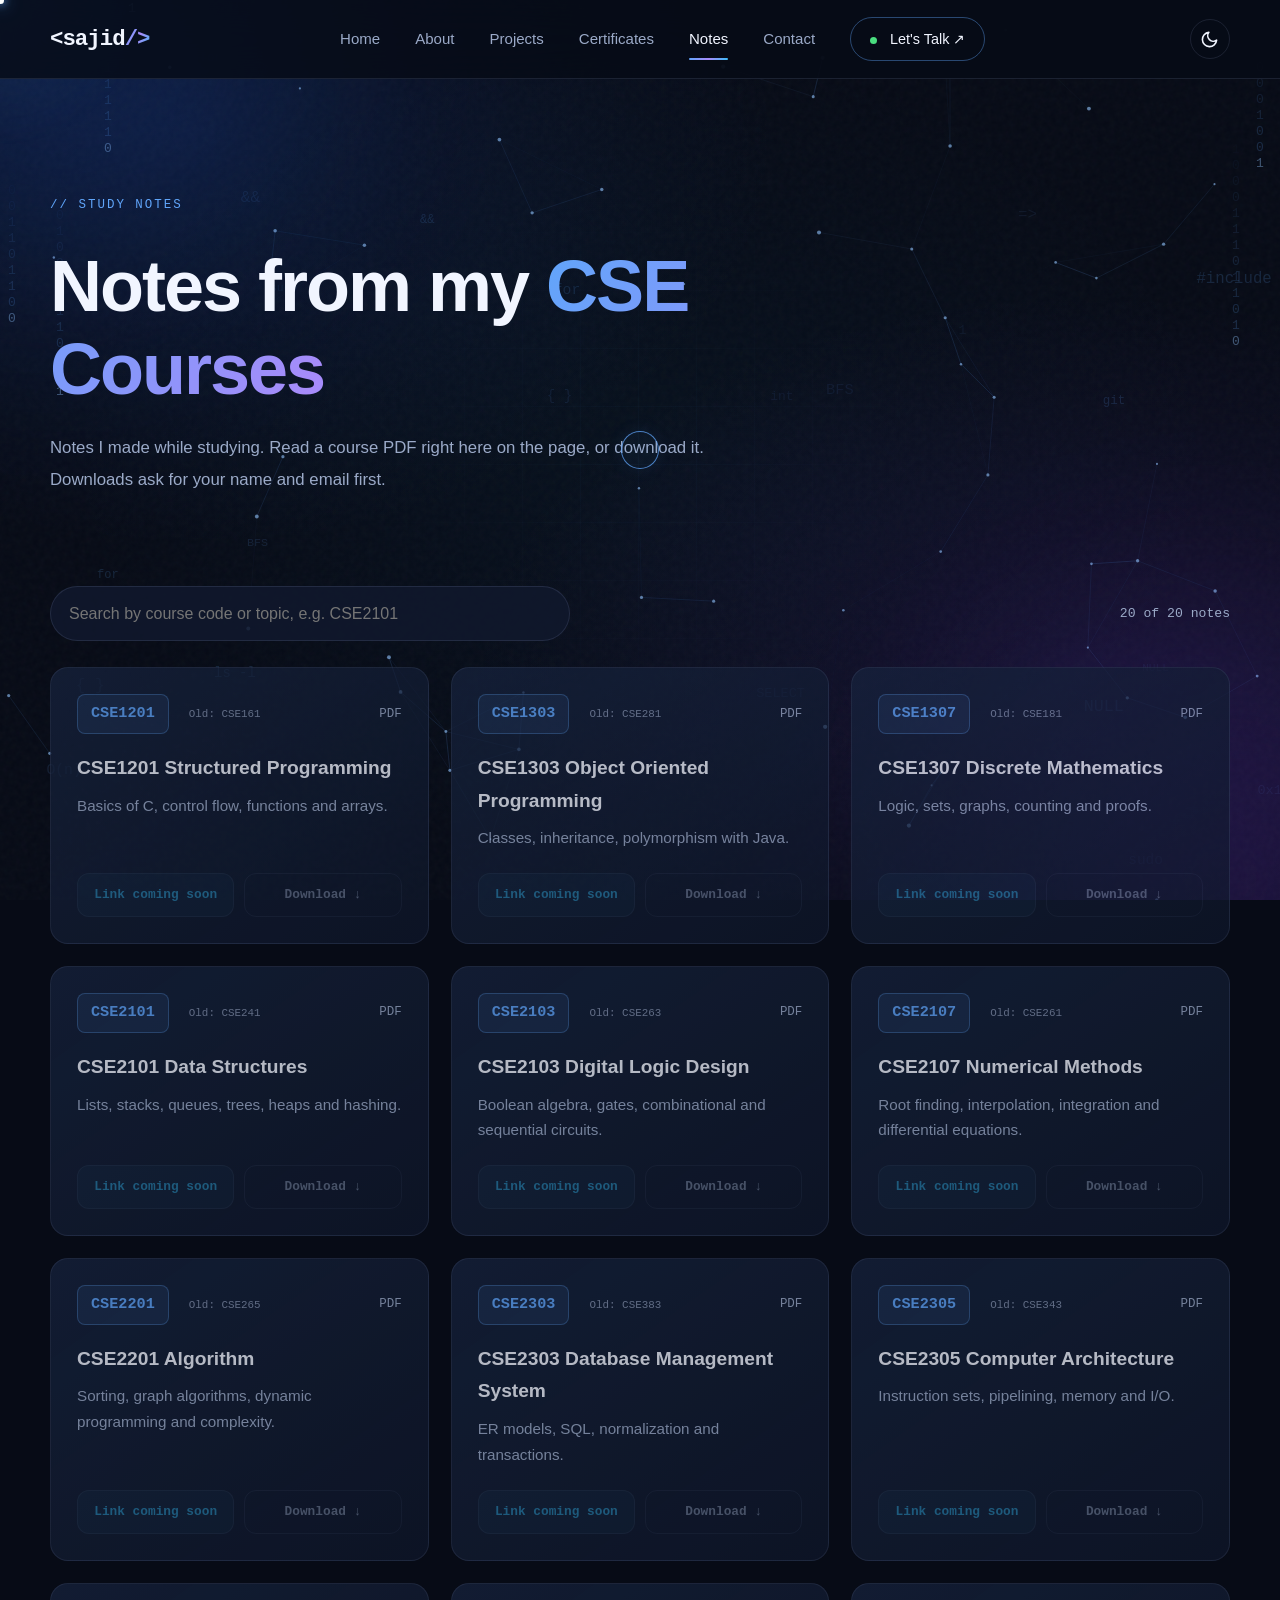
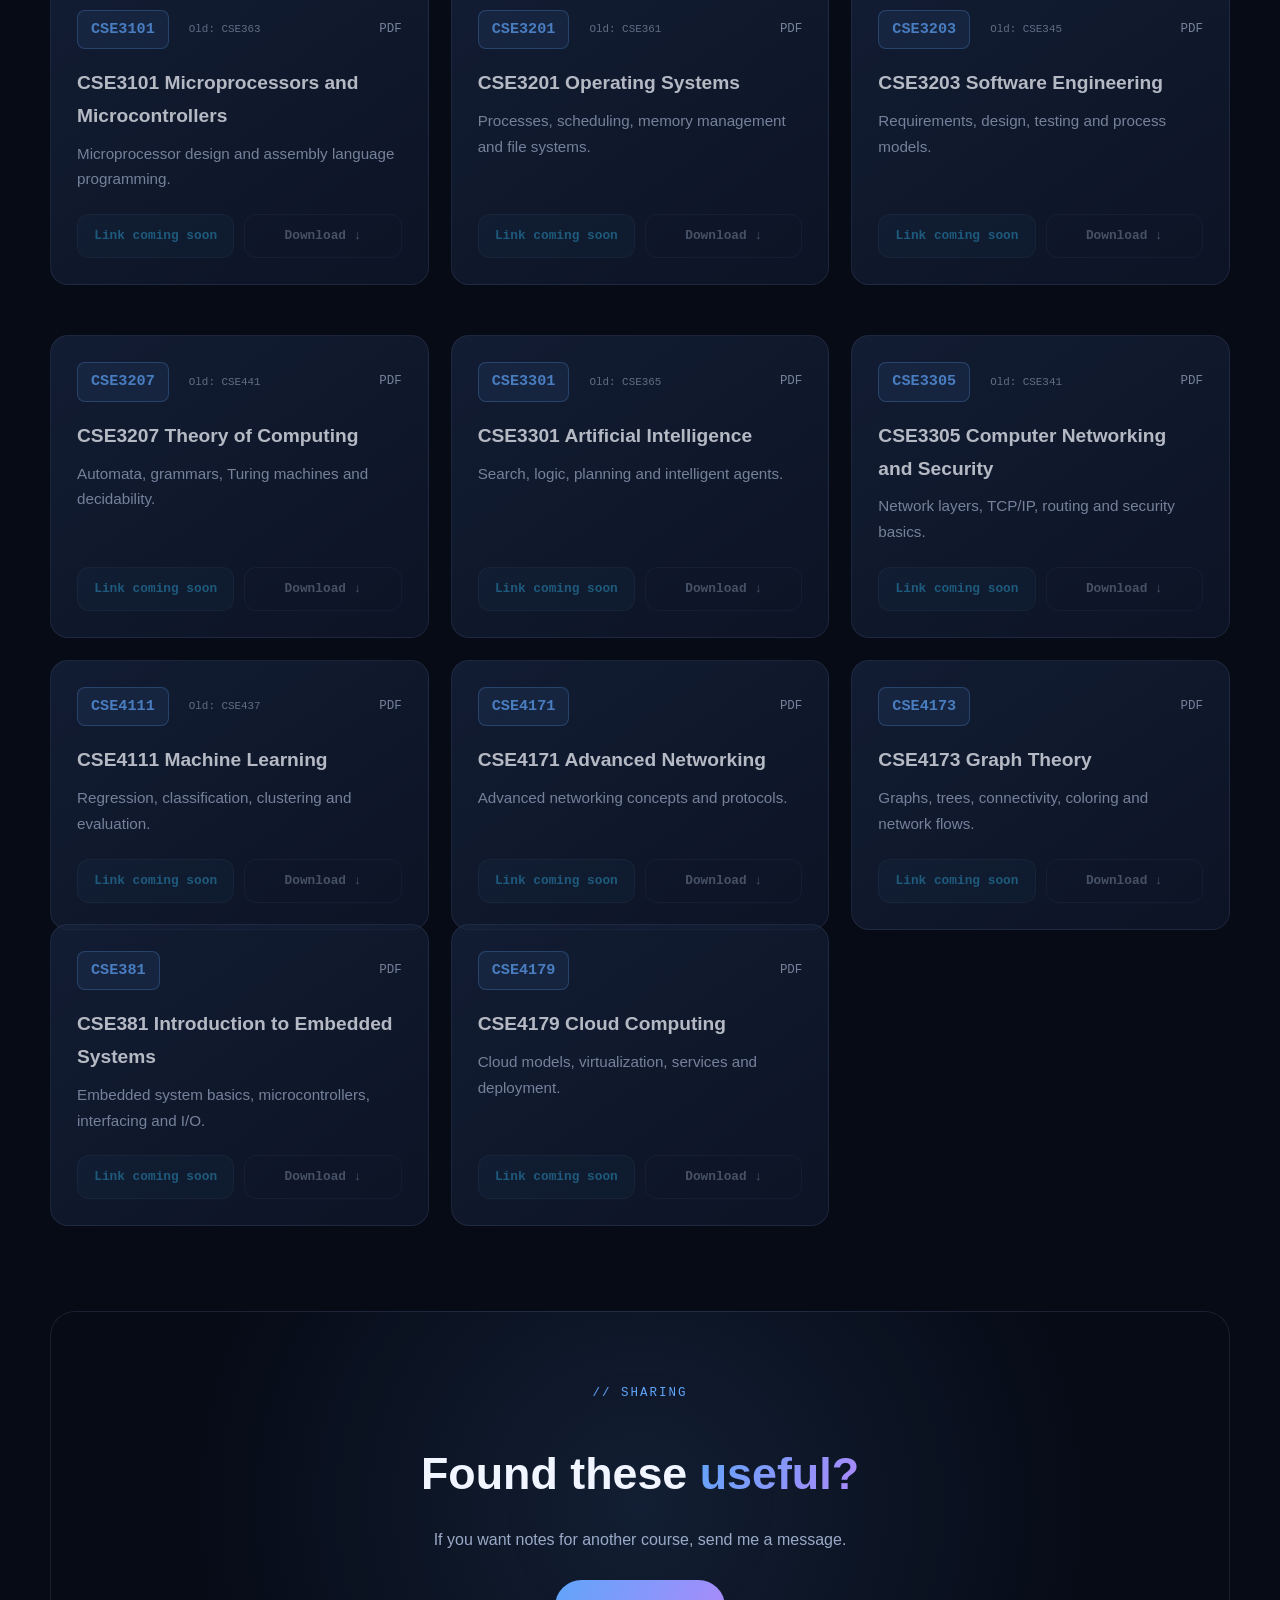
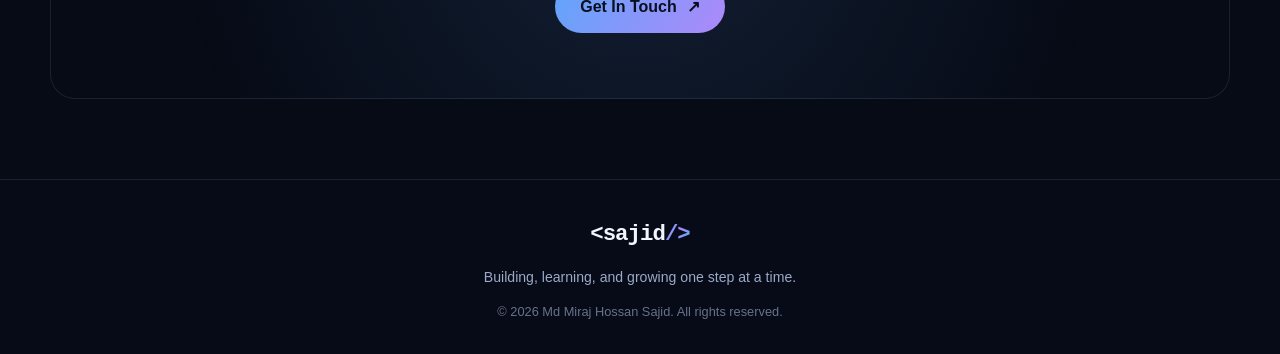
<file: notes.html>
<!DOCTYPE html>
<!-- © 2026 Md Miraj Hossan Sajid. All rights reserved. Copying or reusing this site's code or design without written permission is not allowed. -->
<html lang="en">

<head>
    <meta charset="UTF-8">
    <meta http-equiv="Content-Security-Policy"
        content="default-src 'self'; script-src 'self' 'sha256-icofNTdHg7YAjWQRwKQ4uKoVlQyKpX0lLGi5S88EdnY='; style-src 'self' 'unsafe-inline' https://fonts.googleapis.com; font-src https://fonts.gstatic.com; img-src 'self' data:; connect-src 'self' https://api.web3forms.com; frame-src https://drive.google.com; object-src 'none'; base-uri 'self'; form-action 'self'">
    <meta name="referrer" content="strict-origin-when-cross-origin">
    <meta name="viewport" content="width=device-width, initial-scale=1.0">
    <meta name="theme-color" content="#080c18">
    <title>Notes | Md Miraj Hossan Sajid</title>
    <link rel="icon"
        href="data:image/svg+xml,%3Csvg xmlns=%27http://www.w3.org/2000/svg%27 viewBox=%270 0 100 100%27%3E%3Crect width=%27100%27 height=%27100%27 rx=%2722%27 fill=%27%23070b16%27/%3E%3Ctext x=%2750%27 y=%2768%27 font-size=%2760%27 text-anchor=%27middle%27 fill=%27%2360a5fa%27 font-family=%27monospace%27 font-weight=%27700%27%3ES%3C/text%3E%3C/svg%3E">
    <meta property="og:title" content="Notes | Md Miraj Hossan Sajid">
    <meta property="og:type" content="website">
    <meta name="description" content="Study notes from the CSE courses of Md Miraj Hossan Sajid, available as PDFs.">
    <meta property="og:description"
        content="Study notes from the CSE courses of Md Miraj Hossan Sajid, available as PDFs.">

    <link
        href="https://fonts.googleapis.com/css2?family=JetBrains+Mono:wght@500;700&family=Space+Grotesk:wght@400;500;700&display=swap"
        rel="stylesheet">
    <script>try { var t = localStorage.getItem('theme'); document.documentElement.dataset.theme = (t === 'light' || t === 'dark') ? t : 'dark' } catch (e) { document.documentElement.dataset.theme = 'dark' }</script>
    <link rel="stylesheet" href="style.css">
</head>

<body>

    <div class="background-effects">
        <div class="grid-background"></div>
        <div class="gradient-orb orb-one"></div>
        <div class="gradient-orb orb-two"></div>
    </div>

    <div class="cursor-dot"></div>
    <div class="cursor-outline"></div>
    <div class="mouse-glow"></div>

    <nav class="navbar">
        <div class="nav-container">

            <a class="logo" href="index.html">
                &lt;sajid<span>/&gt;</span>
            </a>

            <div class="nav-links" id="navLinks">
                <a href="index.html" class="nav-link">Home</a>
                <a href="index.html#about" class="nav-link">About</a>
                <a href="projects.html" class="nav-link">Projects</a>
                <a href="certificates.html" class="nav-link">Certificates</a>
                <a href="notes.html" class="nav-link">Notes</a>
                <a href="contact.html" class="nav-link">Contact</a>
                <a href="mailto:mdmirajhossansajidpc@gmail.com?subject=Portfolio%20inquiry" class="nav-contact">
                    Let's Talk ↗
                </a>
            </div>

            <button class="menu-toggle" id="menuToggle" aria-label="Toggle navigation" aria-expanded="false">
                <span></span>
                <span></span>
                <span></span>
            </button>

        </div>
    </nav>

    <main>
        <section class="certificates-hero">
            <div class="page-intro reveal">
                <span class="section-label">// STUDY NOTES</span>
                <h1>Notes from my <span class="gradient-text">CSE Courses</span></h1>
                <p>
                    Notes I made while studying. Read a course PDF right here on the page, or download it. Downloads ask
                    for your name and email first.
                </p>
            </div>
        </section>

        <section class="notes-section">
            <div class="notes-toolbar reveal">
                <label class="notes-search">
                    <span class="sr-only">Search notes</span>
                    <input type="search" id="notesSearch" placeholder="Search by course code or topic, e.g. CSE2101"
                        autocomplete="off">
                </label>
                <p class="notes-count" id="notesCount" role="status" aria-live="polite"></p>
            </div>

            <div class="notes-grid" id="notesGrid">

                <!--
                  TO ADD A NEW COURSE: copy one <article class="note-card ..."> block below, paste it after the last one,
                  then change: data-drive (Google Drive share link), data-file, the course code, the title and the description.
                  (While data-drive contains DUMMY the card shows "link coming soon".)
                -->

                <article class="note-card spotlight-card reveal"
                    data-drive="https://drive.google.com/file/d/DUMMY_FILE_ID_01/view?usp=sharing"
                    data-file="CSE1201.pdf">
                    <div class="note-top">
                        <span class="note-code">CSE1201</span>
                        <span class="note-old">Old: CSE161</span>
                        <span class="note-type">PDF</span>
                    </div>
                    <h3>CSE1201 Structured Programming</h3>
                    <p>Basics of C, control flow, functions and arrays.</p>
                    <div class="note-actions">
                        <button type="button" class="note-btn note-read">Read online <span>↗</span></button>
                        <button type="button" class="note-btn note-dl">Download <span>↓</span></button>
                    </div>
                </article>

                <article class="note-card spotlight-card reveal"
                    data-drive="https://drive.google.com/file/d/DUMMY_FILE_ID_02/view?usp=sharing"
                    data-file="CSE1303.pdf">
                    <div class="note-top">
                        <span class="note-code">CSE1303</span>
                        <span class="note-old">Old: CSE281</span>
                        <span class="note-type">PDF</span>
                    </div>
                    <h3>CSE1303 Object Oriented Programming</h3>
                    <p>Classes, inheritance, polymorphism with Java.</p>
                    <div class="note-actions">
                        <button type="button" class="note-btn note-read">Read online <span>↗</span></button>
                        <button type="button" class="note-btn note-dl">Download <span>↓</span></button>
                    </div>
                </article>

                <article class="note-card spotlight-card reveal"
                    data-drive="https://drive.google.com/file/d/DUMMY_FILE_ID_03/view?usp=sharing"
                    data-file="CSE1307.pdf">
                    <div class="note-top">
                        <span class="note-code">CSE1307</span>
                        <span class="note-old">Old: CSE181</span>
                        <span class="note-type">PDF</span>
                    </div>
                    <h3>CSE1307 Discrete Mathematics</h3>
                    <p>Logic, sets, graphs, counting and proofs.</p>
                    <div class="note-actions">
                        <button type="button" class="note-btn note-read">Read online <span>↗</span></button>
                        <button type="button" class="note-btn note-dl">Download <span>↓</span></button>
                    </div>
                </article>

                <article class="note-card spotlight-card reveal"
                    data-drive="https://drive.google.com/file/d/DUMMY_FILE_ID_04/view?usp=sharing"
                    data-file="CSE2101.pdf">
                    <div class="note-top">
                        <span class="note-code">CSE2101</span>
                        <span class="note-old">Old: CSE241</span>
                        <span class="note-type">PDF</span>
                    </div>
                    <h3>CSE2101 Data Structures</h3>
                    <p>Lists, stacks, queues, trees, heaps and hashing.</p>
                    <div class="note-actions">
                        <button type="button" class="note-btn note-read">Read online <span>↗</span></button>
                        <button type="button" class="note-btn note-dl">Download <span>↓</span></button>
                    </div>
                </article>

                <article class="note-card spotlight-card reveal"
                    data-drive="https://drive.google.com/file/d/DUMMY_FILE_ID_05/view?usp=sharing"
                    data-file="CSE2103.pdf">
                    <div class="note-top">
                        <span class="note-code">CSE2103</span>
                        <span class="note-old">Old: CSE263</span>
                        <span class="note-type">PDF</span>
                    </div>
                    <h3>CSE2103 Digital Logic Design</h3>
                    <p>Boolean algebra, gates, combinational and sequential circuits.</p>
                    <div class="note-actions">
                        <button type="button" class="note-btn note-read">Read online <span>↗</span></button>
                        <button type="button" class="note-btn note-dl">Download <span>↓</span></button>
                    </div>
                </article>

                <article class="note-card spotlight-card reveal"
                    data-drive="https://drive.google.com/file/d/DUMMY_FILE_ID_06/view?usp=sharing"
                    data-file="CSE2107.pdf">
                    <div class="note-top">
                        <span class="note-code">CSE2107</span>
                        <span class="note-old">Old: CSE261</span>
                        <span class="note-type">PDF</span>
                    </div>
                    <h3>CSE2107 Numerical Methods</h3>
                    <p>Root finding, interpolation, integration and differential equations.</p>
                    <div class="note-actions">
                        <button type="button" class="note-btn note-read">Read online <span>↗</span></button>
                        <button type="button" class="note-btn note-dl">Download <span>↓</span></button>
                    </div>
                </article>

                <article class="note-card spotlight-card reveal"
                    data-drive="https://drive.google.com/file/d/DUMMY_FILE_ID_07/view?usp=sharing"
                    data-file="CSE2201.pdf">
                    <div class="note-top">
                        <span class="note-code">CSE2201</span>
                        <span class="note-old">Old: CSE265</span>
                        <span class="note-type">PDF</span>
                    </div>
                    <h3>CSE2201 Algorithm</h3>
                    <p>Sorting, graph algorithms, dynamic programming and complexity.</p>
                    <div class="note-actions">
                        <button type="button" class="note-btn note-read">Read online <span>↗</span></button>
                        <button type="button" class="note-btn note-dl">Download <span>↓</span></button>
                    </div>
                </article>

                <article class="note-card spotlight-card reveal"
                    data-drive="https://drive.google.com/file/d/DUMMY_FILE_ID_08/view?usp=sharing"
                    data-file="CSE2303.pdf">
                    <div class="note-top">
                        <span class="note-code">CSE2303</span>
                        <span class="note-old">Old: CSE383</span>
                        <span class="note-type">PDF</span>
                    </div>
                    <h3>CSE2303 Database Management System</h3>
                    <p>ER models, SQL, normalization and transactions.</p>
                    <div class="note-actions">
                        <button type="button" class="note-btn note-read">Read online <span>↗</span></button>
                        <button type="button" class="note-btn note-dl">Download <span>↓</span></button>
                    </div>
                </article>

                <article class="note-card spotlight-card reveal"
                    data-drive="https://drive.google.com/file/d/DUMMY_FILE_ID_09/view?usp=sharing"
                    data-file="CSE2305.pdf">
                    <div class="note-top">
                        <span class="note-code">CSE2305</span>
                        <span class="note-old">Old: CSE343</span>
                        <span class="note-type">PDF</span>
                    </div>
                    <h3>CSE2305 Computer Architecture</h3>
                    <p>Instruction sets, pipelining, memory and I/O.</p>
                    <div class="note-actions">
                        <button type="button" class="note-btn note-read">Read online <span>↗</span></button>
                        <button type="button" class="note-btn note-dl">Download <span>↓</span></button>
                    </div>
                </article>

                <article class="note-card spotlight-card reveal"
                    data-drive="https://drive.google.com/file/d/DUMMY_FILE_ID_10/view?usp=sharing"
                    data-file="CSE3101.pdf">
                    <div class="note-top">
                        <span class="note-code">CSE3101</span>
                        <span class="note-old">Old: CSE363</span>
                        <span class="note-type">PDF</span>
                    </div>
                    <h3>CSE3101 Microprocessors and Microcontrollers</h3>
                    <p>Microprocessor design and assembly language programming.</p>
                    <div class="note-actions">
                        <button type="button" class="note-btn note-read">Read online <span>↗</span></button>
                        <button type="button" class="note-btn note-dl">Download <span>↓</span></button>
                    </div>
                </article>

                <article class="note-card spotlight-card reveal"
                    data-drive="https://drive.google.com/file/d/DUMMY_FILE_ID_11/view?usp=sharing"
                    data-file="CSE3201.pdf">
                    <div class="note-top">
                        <span class="note-code">CSE3201</span>
                        <span class="note-old">Old: CSE361</span>
                        <span class="note-type">PDF</span>
                    </div>
                    <h3>CSE3201 Operating Systems</h3>
                    <p>Processes, scheduling, memory management and file systems.</p>
                    <div class="note-actions">
                        <button type="button" class="note-btn note-read">Read online <span>↗</span></button>
                        <button type="button" class="note-btn note-dl">Download <span>↓</span></button>
                    </div>
                </article>

                <article class="note-card spotlight-card reveal"
                    data-drive="https://drive.google.com/file/d/DUMMY_FILE_ID_12/view?usp=sharing"
                    data-file="CSE3203.pdf">
                    <div class="note-top">
                        <span class="note-code">CSE3203</span>
                        <span class="note-old">Old: CSE345</span>
                        <span class="note-type">PDF</span>
                    </div>
                    <h3>CSE3203 Software Engineering</h3>
                    <p>Requirements, design, testing and process models.</p>
                    <div class="note-actions">
                        <button type="button" class="note-btn note-read">Read online <span>↗</span></button>
                        <button type="button" class="note-btn note-dl">Download <span>↓</span></button>
                    </div>
                </article>

                <article class="note-card spotlight-card reveal"
                    data-drive="https://drive.google.com/file/d/DUMMY_FILE_ID_13/view?usp=sharing"
                    data-file="CSE3207.pdf">
                    <div class="note-top">
                        <span class="note-code">CSE3207</span>
                        <span class="note-old">Old: CSE441</span>
                        <span class="note-type">PDF</span>
                    </div>
                    <h3>CSE3207 Theory of Computing</h3>
                    <p>Automata, grammars, Turing machines and decidability.</p>
                    <div class="note-actions">
                        <button type="button" class="note-btn note-read">Read online <span>↗</span></button>
                        <button type="button" class="note-btn note-dl">Download <span>↓</span></button>
                    </div>
                </article>

                <article class="note-card spotlight-card reveal"
                    data-drive="https://drive.google.com/file/d/DUMMY_FILE_ID_14/view?usp=sharing"
                    data-file="CSE3301.pdf">
                    <div class="note-top">
                        <span class="note-code">CSE3301</span>
                        <span class="note-old">Old: CSE365</span>
                        <span class="note-type">PDF</span>
                    </div>
                    <h3>CSE3301 Artificial Intelligence</h3>
                    <p>Search, logic, planning and intelligent agents.</p>
                    <div class="note-actions">
                        <button type="button" class="note-btn note-read">Read online <span>↗</span></button>
                        <button type="button" class="note-btn note-dl">Download <span>↓</span></button>
                    </div>
                </article>

                <article class="note-card spotlight-card reveal"
                    data-drive="https://drive.google.com/file/d/DUMMY_FILE_ID_15/view?usp=sharing"
                    data-file="CSE3305.pdf">
                    <div class="note-top">
                        <span class="note-code">CSE3305</span>
                        <span class="note-old">Old: CSE341</span>
                        <span class="note-type">PDF</span>
                    </div>
                    <h3>CSE3305 Computer Networking and Security</h3>
                    <p>Network layers, TCP/IP, routing and security basics.</p>
                    <div class="note-actions">
                        <button type="button" class="note-btn note-read">Read online <span>↗</span></button>
                        <button type="button" class="note-btn note-dl">Download <span>↓</span></button>
                    </div>
                </article>

                <article class="note-card spotlight-card reveal"
                    data-drive="https://drive.google.com/file/d/DUMMY_FILE_ID_16/view?usp=sharing"
                    data-file="CSE4111.pdf">
                    <div class="note-top">
                        <span class="note-code">CSE4111</span>
                        <span class="note-old">Old: CSE437</span>
                        <span class="note-type">PDF</span>
                    </div>
                    <h3>CSE4111 Machine Learning</h3>
                    <p>Regression, classification, clustering and evaluation.</p>
                    <div class="note-actions">
                        <button type="button" class="note-btn note-read">Read online <span>↗</span></button>
                        <button type="button" class="note-btn note-dl">Download <span>↓</span></button>
                    </div>
                </article>

                <article class="note-card spotlight-card reveal"
                    data-drive="https://drive.google.com/file/d/DUMMY_FILE_ID_17/view?usp=sharing"
                    data-file="CSE4171.pdf">
                    <div class="note-top">
                        <span class="note-code">CSE4171</span>
                        <span class="note-type">PDF</span>
                    </div>
                    <h3>CSE4171 Advanced Networking</h3>
                    <p>Advanced networking concepts and protocols.</p>
                    <div class="note-actions">
                        <button type="button" class="note-btn note-read">Read online <span>↗</span></button>
                        <button type="button" class="note-btn note-dl">Download <span>↓</span></button>
                    </div>
                </article>

                <article class="note-card spotlight-card reveal"
                    data-drive="https://drive.google.com/file/d/DUMMY_FILE_ID_18/view?usp=sharing"
                    data-file="CSE4173.pdf">
                    <div class="note-top">
                        <span class="note-code">CSE4173</span>
                        <span class="note-type">PDF</span>
                    </div>
                    <h3>CSE4173 Graph Theory</h3>
                    <p>Graphs, trees, connectivity, coloring and network flows.</p>
                    <div class="note-actions">
                        <button type="button" class="note-btn note-read">Read online <span>↗</span></button>
                        <button type="button" class="note-btn note-dl">Download <span>↓</span></button>
                    </div>
                </article>

                <article class="note-card spotlight-card reveal"
                    data-drive="https://drive.google.com/file/d/DUMMY_FILE_ID_19/view?usp=sharing"
                    data-file="CSE381.pdf">
                    <div class="note-top">
                        <span class="note-code">CSE381</span>
                        <span class="note-type">PDF</span>
                    </div>
                    <h3>CSE381 Introduction to Embedded Systems</h3>
                    <p>Embedded system basics, microcontrollers, interfacing and I/O.</p>
                    <div class="note-actions">
                        <button type="button" class="note-btn note-read">Read online <span>↗</span></button>
                        <button type="button" class="note-btn note-dl">Download <span>↓</span></button>
                    </div>
                </article>

                <article class="note-card spotlight-card reveal"
                    data-drive="https://drive.google.com/file/d/DUMMY_FILE_ID_20/view?usp=sharing"
                    data-file="CSE4179.pdf">
                    <div class="note-top">
                        <span class="note-code">CSE4179</span>
                        <span class="note-type">PDF</span>
                    </div>
                    <h3>CSE4179 Cloud Computing</h3>
                    <p>Cloud models, virtualization, services and deployment.</p>
                    <div class="note-actions">
                        <button type="button" class="note-btn note-read">Read online <span>↗</span></button>
                        <button type="button" class="note-btn note-dl">Download <span>↓</span></button>
                    </div>
                </article>
            </div>

            <p class="notes-empty" id="notesEmpty" hidden>No notes match your search. Try a different course code.</p>
        </section>

        <section class="certificate-cta reveal">
            <span class="section-label">// SHARING</span>
            <h2>Found these <span class="gradient-text">useful?</span></h2>
            <p>If you want notes for another course, send me a message.</p>
            <a href="contact.html" class="btn btn-primary">Get In Touch <span>↗</span></a>
        </section>
    </main>

    <footer class="footer">
        <div class="footer-content">
            <a class="logo" href="index.html">&lt;sajid<span>/&gt;</span></a>
            <p>Building, learning, and growing one step at a time.</p>
            <p class="copyright">© <span id="year">2026</span> Md Miraj Hossan Sajid. All rights reserved.</p>
        </div>
    </footer>

    <script src="main.js"></script>
</body>

</html>
</file>
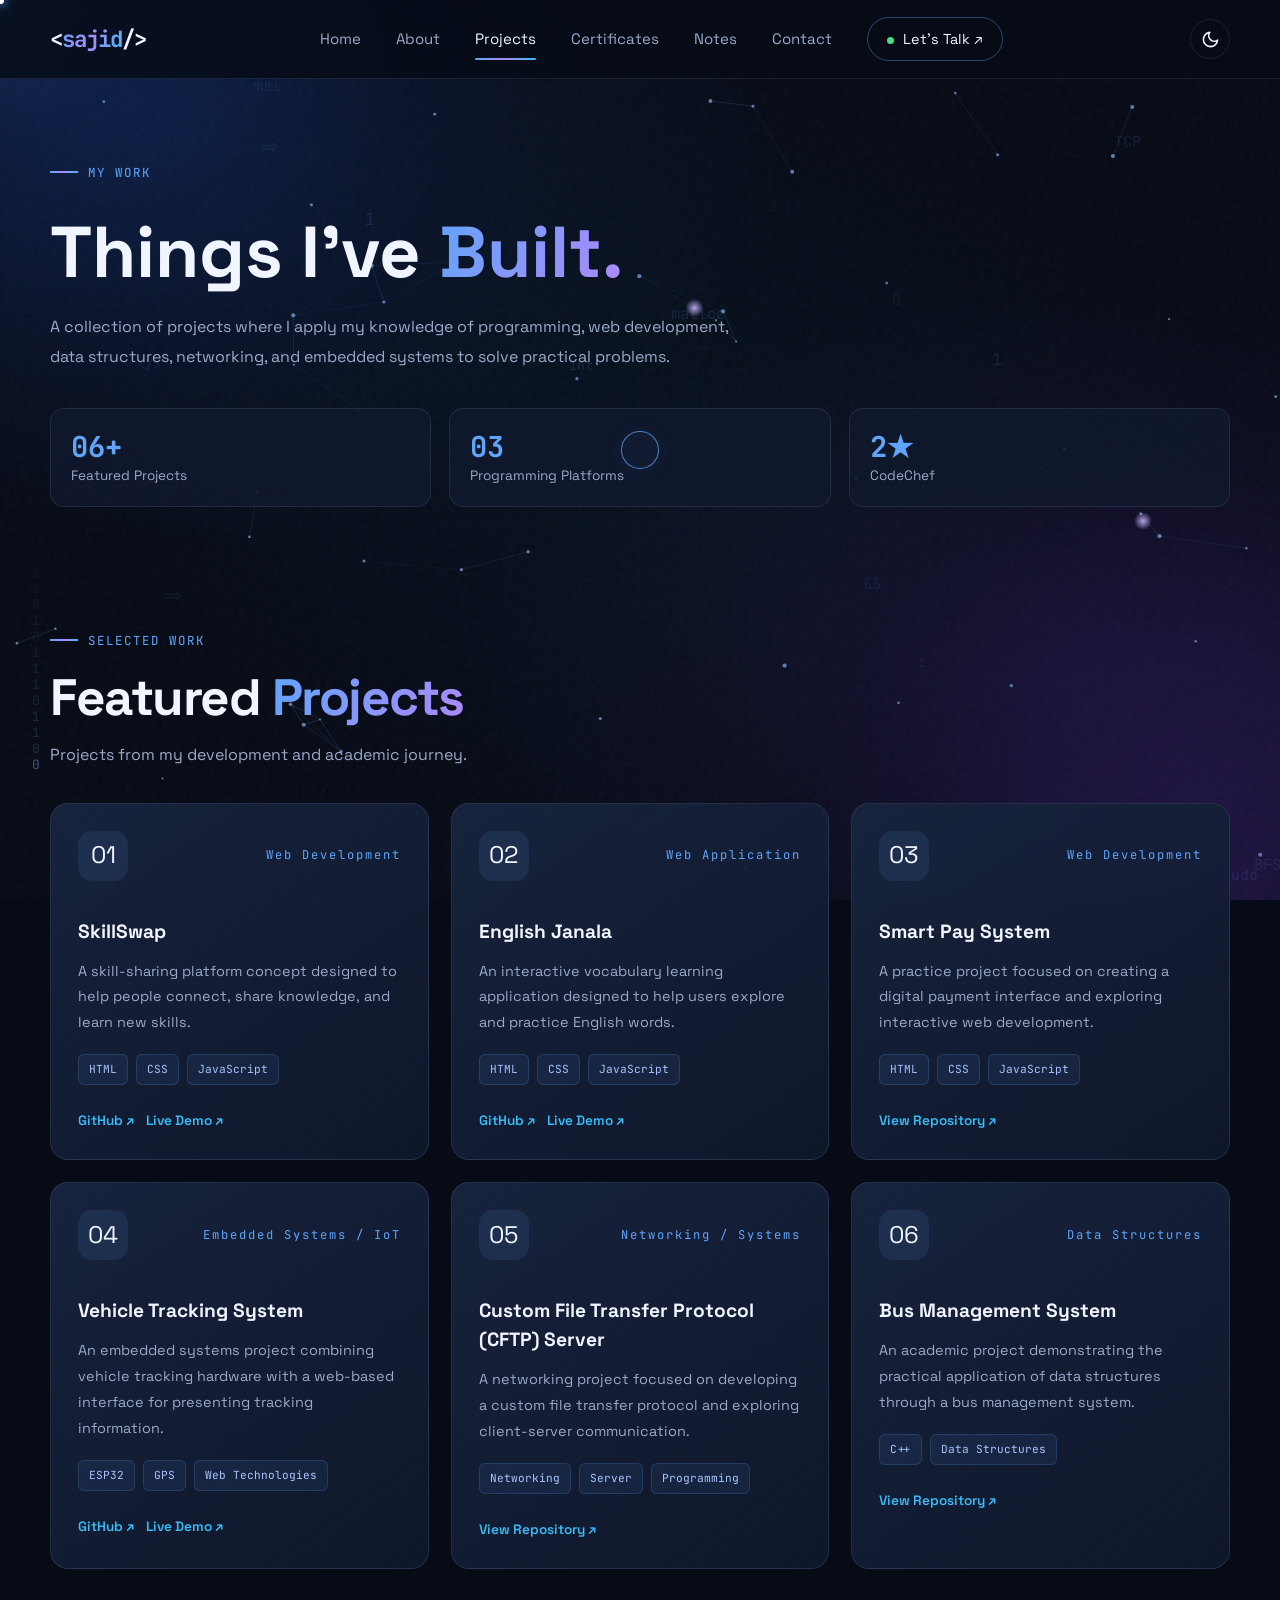
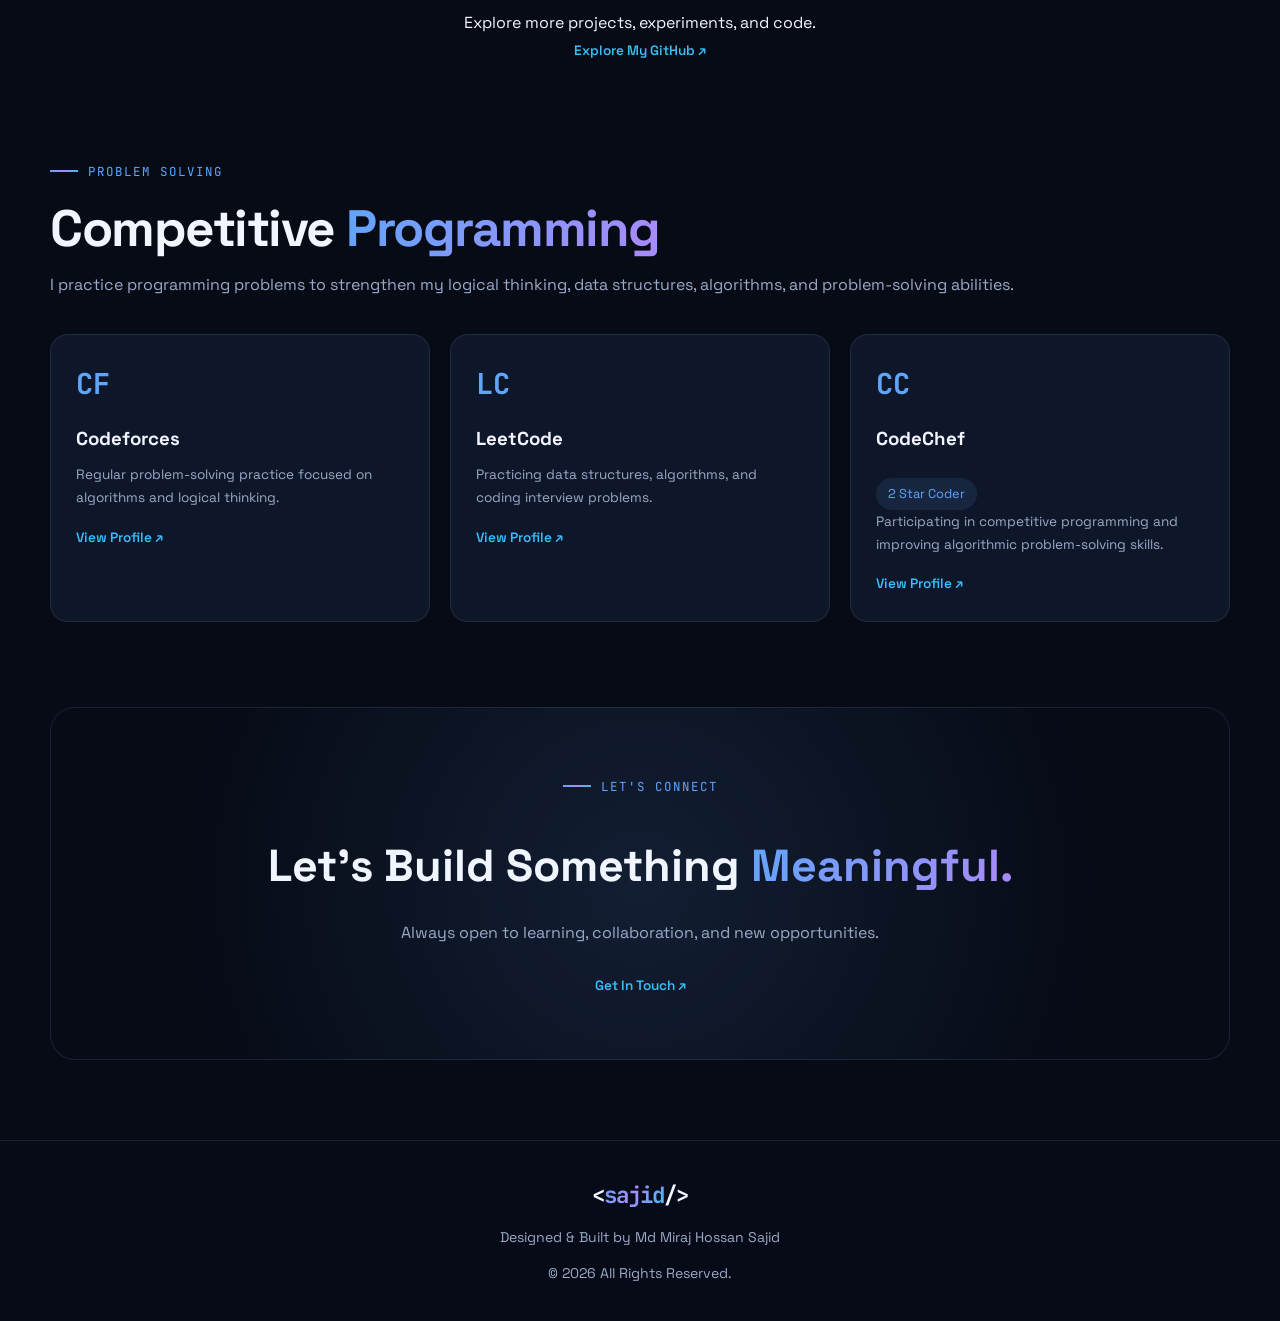
<file: projects.html>
<!DOCTYPE html>
<html lang="en">

<head>
    <meta charset="UTF-8">
    <meta name="viewport" content="width=device-width, initial-scale=1.0">
    <meta name="description" content="Projects and competitive programming portfolio of Md Miraj Hossan Sajid">
    <meta name="theme-color" content="#080c18">
    <title>Projects | Md Miraj Hossan Sajid</title>
    <link rel="icon"
        href="data:image/svg+xml,%3Csvg xmlns=%27http://www.w3.org/2000/svg%27 viewBox=%270 0 100 100%27%3E%3Crect width=%27100%27 height=%27100%27 rx=%2722%27 fill=%27%23070b16%27/%3E%3Ctext x=%2750%27 y=%2768%27 font-size=%2760%27 text-anchor=%27middle%27 fill=%27%2360a5fa%27 font-family=%27monospace%27 font-weight=%27700%27%3ES%3C/text%3E%3C/svg%3E">
    <meta property="og:title" content="Projects | Md Miraj Hossan Sajid">
    <meta property="og:type" content="website">
    <link
        href="https://fonts.googleapis.com/css2?family=JetBrains+Mono:wght@500;700&family=Space+Grotesk:wght@400;500;700&display=swap"
        rel="stylesheet">
    <script>try { var t = localStorage.getItem('theme'); document.documentElement.dataset.theme = (t === 'light' || t === 'dark') ? t : 'dark' } catch (e) { document.documentElement.dataset.theme = 'dark' }</script>
    <link rel="stylesheet" href="style.css">
</head>

<body>

    <div class="background-effects">
        <div class="gradient-orb orb-one"></div>
        <div class="gradient-orb orb-two"></div>
        <div class="grid-background"></div>
    </div>

    <div class="cursor-dot"></div>
    <div class="cursor-outline"></div>
    <div class="mouse-glow"></div>

    <header class="navbar">
        <div class="nav-container">
            <a href="index.html" class="logo">&lt;<span>sajid</span>/&gt;</a>

            <nav class="nav-links" id="navLinks">
                <a href="index.html" class="nav-link">Home</a>
                <a href="index.html#about" class="nav-link">About</a>
                <a href="projects.html" class="nav-link">Projects</a>
                <a href="certificates.html" class="nav-link">Certificates</a>
                <a href="notes.html" class="nav-link">Notes</a>
                <a href="contact.html" class="nav-link">Contact</a>
                <a href="mailto:mdmirajhossansajidpc@gmail.com?subject=Portfolio%20inquiry" class="nav-contact">Let's
                    Talk ↗</a>
            </nav>

            <button class="menu-toggle" id="menuToggle" aria-label="Toggle navigation">
                <span></span>
                <span></span>
                <span></span>
            </button>
        </div>
    </header>

    <main>

        <!-- Page Heading -->
        <section class="projects-hero reveal">
            <div class="section-tag"><span></span> MY WORK</div>

            <h1>Things I've <span>Built.</span></h1>

            <p>
                A collection of projects where I apply my knowledge of
                programming, web development, data structures, networking,
                and embedded systems to solve practical problems.
            </p>

            <div class="project-stats">
                <div>
                    <h3>06+</h3>
                    <p>Featured Projects</p>
                </div>
                <div>
                    <h3>03</h3>
                    <p>Programming Platforms</p>
                </div>
                <div>
                    <h3>2★</h3>
                    <p>CodeChef</p>
                </div>
            </div>
        </section>

        <!-- Projects -->
        <section class="projects-section">

            <div class="section-heading reveal">
                <div class="section-tag"><span></span> SELECTED WORK</div>
                <h2>Featured <span>Projects</span></h2>
                <p>Projects from my development and academic journey.</p>
            </div>

            <div class="projects-grid">

                <article class="project-card spotlight-card reveal">
                    <div class="project-top">
                        <span class="project-icon">01</span>
                        <span class="project-category">Web Development</span>
                    </div>
                    <div class="project-content">
                        <h3>SkillSwap</h3>
                        <p>
                            A skill-sharing platform concept designed to help
                            people connect, share knowledge, and learn new skills.
                        </p>
                        <div class="project-tech">
                            <span>HTML</span>
                            <span>CSS</span>
                            <span>JavaScript</span>
                        </div>
                        <div class="project-actions">
                            <a href="https://github.com/mdmirajhossansajid/SkillSwapp" target="_blank"
                                rel="noopener noreferrer" class="project-button">
                                GitHub ↗</a>
                            <a href="https://mdmirajhossansajid.github.io/SkillSwapp/" target="_blank"
                                rel="noopener noreferrer" class="project-button secondary">Live Demo ↗</a>
                        </div>
                    </div>
                </article>

                <article class="project-card spotlight-card reveal">
                    <div class="project-top">
                        <span class="project-icon">02</span>
                        <span class="project-category">Web Application</span>
                    </div>
                    <div class="project-content">
                        <h3>English Janala</h3>
                        <p>
                            An interactive vocabulary learning application
                            designed to help users explore and practice
                            English words.
                        </p>
                        <div class="project-tech">
                            <span>HTML</span>
                            <span>CSS</span>
                            <span>JavaScript</span>
                        </div>
                        <div class="project-actions">
                            <a href="https://github.com/mdmirajhossansajid/7th_Practice_Project_English_Janala"
                                target="_blank" rel="noopener noreferrer" class="project-button">GitHub ↗</a>
                            <a href="https://mdmirajhossansajid.github.io/7th_Practice_Project_English_Janala/"
                                target="_blank" rel="noopener noreferrer" class="project-button secondary">Live Demo
                                ↗</a>
                        </div>
                    </div>
                </article>

                <article class="project-card spotlight-card reveal">
                    <div class="project-top">
                        <span class="project-icon">03</span>
                        <span class="project-category">Web Development</span>
                    </div>
                    <div class="project-content">
                        <h3>Smart Pay System</h3>
                        <p>
                            A practice project focused on creating a digital
                            payment interface and exploring interactive
                            web development.
                        </p>
                        <div class="project-tech">
                            <span>HTML</span>
                            <span>CSS</span>
                            <span>JavaScript</span>
                        </div>
                        <div class="project-actions">
                            <a href="https://github.com/mdmirajhossansajid/Sixth_Practice_Project_Smart_Pay_System"
                                target="_blank" rel="noopener noreferrer" class="project-button">View Repository ↗</a>
                        </div>
                    </div>
                </article>

                <article class="project-card spotlight-card reveal">
                    <div class="project-top">
                        <span class="project-icon">04</span>
                        <span class="project-category">Embedded Systems / IoT</span>
                    </div>
                    <div class="project-content">
                        <h3>Vehicle Tracking System</h3>
                        <p>
                            An embedded systems project combining vehicle
                            tracking hardware with a web-based interface
                            for presenting tracking information.
                        </p>
                        <div class="project-tech">
                            <span>ESP32</span>
                            <span>GPS</span>
                            <span>Web Technologies</span>
                        </div>
                        <div class="project-actions">
                            <a href="https://github.com/mdmirajhossansajid/Vehicle-Tracking-System-Embedded-Project_Web"
                                target="_blank" rel="noopener noreferrer" class="project-button">GitHub ↗</a>
                            <a href="https://smartvechicaltrackingsystem.netlify.app/" target="_blank"
                                rel="noopener noreferrer" class="project-button secondary">Live Demo ↗</a>
                        </div>
                    </div>
                </article>

                <article class="project-card spotlight-card reveal">
                    <div class="project-top">
                        <span class="project-icon">05</span>
                        <span class="project-category">Networking / Systems</span>
                    </div>
                    <div class="project-content">
                        <h3>Custom File Transfer Protocol (CFTP) Server</h3>
                        <p>
                            A networking project focused on developing a
                            custom file transfer protocol and exploring
                            client-server communication.
                        </p>
                        <div class="project-tech">
                            <span>Networking</span>
                            <span>Server</span>
                            <span>Programming</span>
                        </div>
                        <div class="project-actions">
                            <a href="https://github.com/mdmirajhossansajid/Custom-File-Transfer-Protocol-CFTP-Server"
                                target="_blank" rel="noopener noreferrer" class="project-button">View Repository ↗</a>
                        </div>
                    </div>
                </article>

                <article class="project-card spotlight-card reveal">
                    <div class="project-top">
                        <span class="project-icon">06</span>
                        <span class="project-category">Data Structures</span>
                    </div>
                    <div class="project-content">
                        <h3>Bus Management System</h3>
                        <p>
                            An academic project demonstrating the practical
                            application of data structures through a
                            bus management system.
                        </p>
                        <div class="project-tech">
                            <span>C++</span>
                            <span>Data Structures</span>
                        </div>
                        <div class="project-actions">
                            <a href="https://github.com/mdmirajhossansajid/Data-Structure-project-Bus-Management-system"
                                target="_blank" rel="noopener noreferrer" class="project-button">View Repository ↗</a>
                        </div>
                    </div>
                </article>

            </div>

            <div class="github-more reveal">
                <p>Explore more projects, experiments, and code.</p>
                <a href="https://github.com/mdmirajhossansajid" target="_blank" rel="noopener noreferrer"
                    class="project-button">Explore My GitHub ↗</a>
            </div>
        </section>

        <!-- Competitive Programming -->
        <section class="competitive-section">

            <div class="section-heading reveal">
                <div class="section-tag"><span></span> PROBLEM SOLVING</div>
                <h2>Competitive <span>Programming</span></h2>
                <p>
                    I practice programming problems to strengthen my
                    logical thinking, data structures, algorithms,
                    and problem-solving abilities.
                </p>
            </div>

            <div class="competitive-grid">

                <article class="competitive-card spotlight-card reveal">
                    <div class="platform-icon">CF</div>
                    <h3>Codeforces</h3>
                    <p>
                        Regular problem-solving practice focused on
                        algorithms and logical thinking.
                    </p>
                    <a href="https://codeforces.com/profile/Paradoxical_Sajid" target="_blank"
                        rel="noopener noreferrer">
                        View Profile ↗
                    </a>
                </article>

                <article class="competitive-card spotlight-card reveal">
                    <div class="platform-icon">LC</div>
                    <h3>LeetCode</h3>
                    <p>
                        Practicing data structures, algorithms,
                        and coding interview problems.
                    </p>
                    <a href="https://leetcode.com/u/mdmirajhossansajid/" target="_blank" rel="noopener noreferrer">
                        View Profile ↗
                    </a>
                </article>

                <article class="competitive-card spotlight-card reveal">
                    <div class="platform-icon">CC</div>
                    <h3>CodeChef</h3>
                    <div class="rating-badge">2 Star Coder</div>
                    <p>
                        Participating in competitive programming
                        and improving algorithmic problem-solving skills.
                    </p>
                    <a href="https://www.codechef.com/users/md_sajid" target="_blank" rel="noopener noreferrer">
                        View Profile ↗
                    </a>
                </article>

            </div>
        </section>

        <!-- CTA -->
        <section class="projects-cta reveal">
            <div class="section-tag"><span></span> LET'S CONNECT</div>
            <h2>Let's Build Something <span>Meaningful.</span></h2>
            <p>
                Always open to learning, collaboration,
                and new opportunities.
            </p>
            <a href="contact.html" class="project-button">
                Get In Touch ↗
            </a>
        </section>

    </main>

    <footer class="footer">
        <div class="footer-content">
            <a href="index.html" class="logo">&lt;<span>sajid</span>/&gt;</a>
            <p>Designed & Built by Md Miraj Hossan Sajid</p>
            <p>© <span id="currentYear"></span> All Rights Reserved.</p>
        </div>
    </footer>

    <script src="main.js"></script>
</body>

</html>
</file>
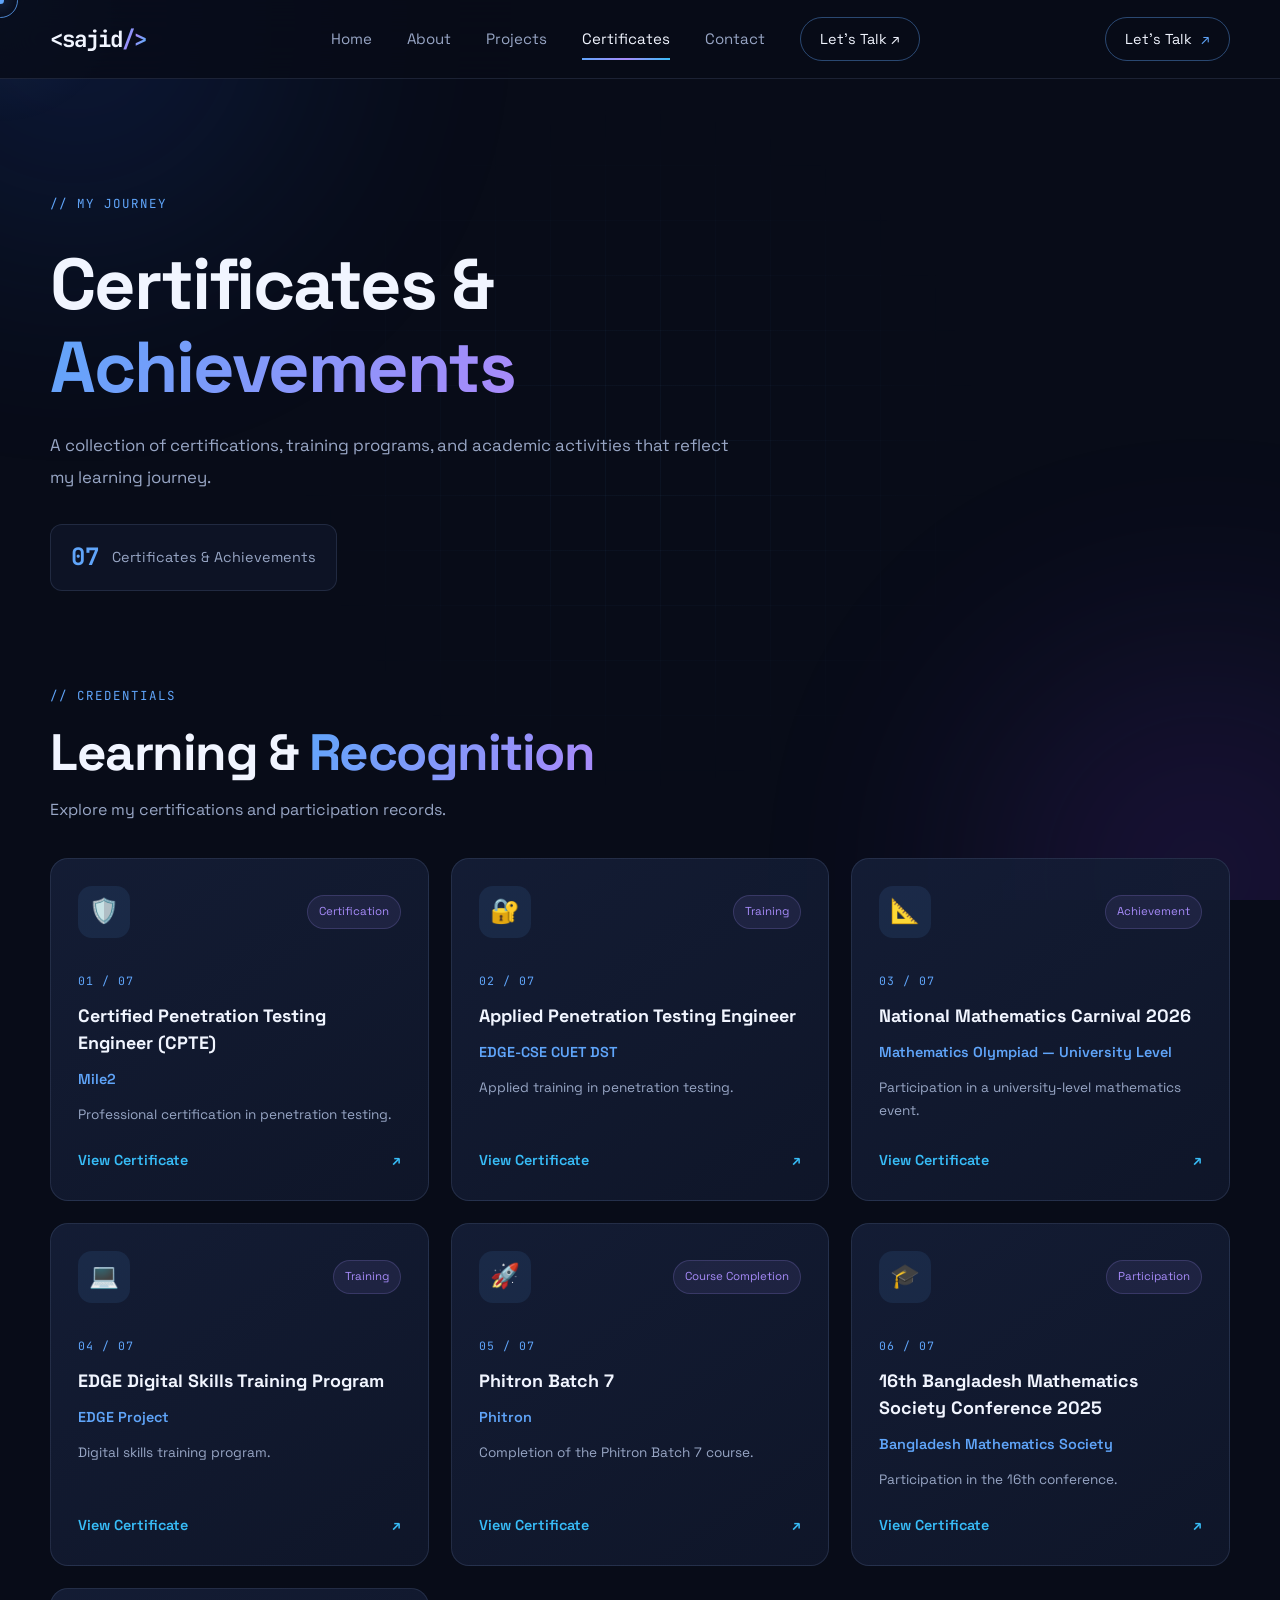
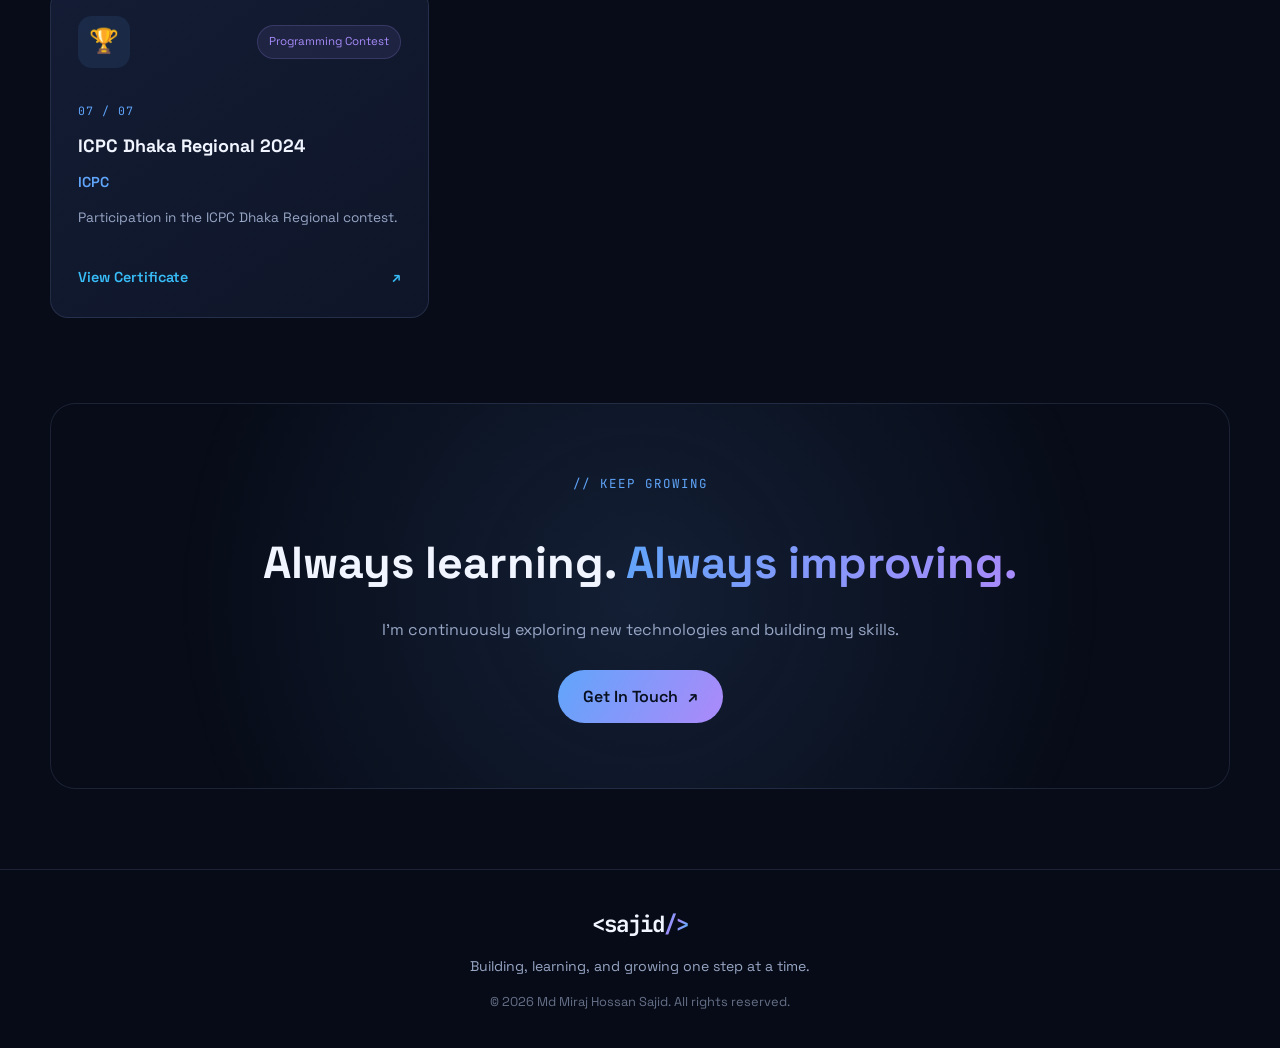
<file: portfolio/certificates.html>
<!DOCTYPE html>
<html lang="en">

<head>
    <meta charset="UTF-8">
    <meta name="viewport" content="width=device-width, initial-scale=1.0">
    <meta name="theme-color" content="#080c18">
    <title>Certificates | Md Miraj Hossan Sajid</title>

    <link
        href="https://fonts.googleapis.com/css2?family=JetBrains+Mono:wght@500;700&family=Space+Grotesk:wght@400;500;700&display=swap"
        rel="stylesheet">
    <link rel="stylesheet" href="style.css">
</head>

<body>

    <div class="background-effects">
        <div class="grid-background"></div>
        <div class="gradient-orb orb-one"></div>
        <div class="gradient-orb orb-two"></div>
    </div>

    <div class="cursor-dot"></div>
    <div class="cursor-outline"></div>
    <div class="mouse-glow"></div>

    <nav class="navbar">
        <div class="nav-container">
            <a class="logo" href="index.html">&lt;sajid<span>/&gt;</span></a>

            <nav class="nav-links" id="navLinks">
                <a href="index.html" class="nav-link">Home</a>
                <a href="index.html#about" class="nav-link">About</a>
                <a href="projects.html" class="nav-link">Projects</a>
                <a href="certificates.html" class="nav-link">Certificates</a>
                <a href="contact.html" class="nav-link">Contact</a>
                <a href="contact.html" class="nav-contact">Let's Talk ↗</a>
            </nav>

            <a class="nav-contact" href="contact.html">Let's Talk <span>↗</span></a>

            <button class="menu-toggle" id="menuToggle" aria-label="Toggle navigation" aria-expanded="false">
                <span></span>
                <span></span>
                <span></span>
            </button>
        </div>
    </nav>

    <main>
        <section class="certificates-hero">
            <div class="page-intro reveal">
                <span class="section-label">// MY JOURNEY</span>
                <h1>Certificates &amp; <span class="gradient-text">Achievements</span></h1>
                <p>
                    A collection of certifications, training programs, and
                    academic activities that reflect my learning journey.
                </p>
                <div class="certificate-count">
                    <span class="count-number">07</span>
                    <span>Certificates &amp; Achievements</span>
                </div>
            </div>
        </section>

        <section class="certificates-section">
            <div class="section-heading reveal">
                <span class="section-label">// CREDENTIALS</span>
                <h2>Learning &amp; <span class="gradient-text">Recognition</span></h2>
                <p>Explore my certifications and participation records.</p>
            </div>

            <div class="certificates-grid">

                <article class="certificate-card spotlight-card reveal">
                    <div class="certificate-top">
                        <span class="certificate-icon">🛡️</span>
                        <span class="certificate-type">Certification</span>
                    </div>
                    <div class="certificate-content">
                        <span class="certificate-number">01 / 07</span>
                        <h3>Certified Penetration Testing Engineer (CPTE)</h3>
                        <p class="certificate-issuer">Mile2</p>
                        <p class="certificate-description">
                            Professional certification in penetration testing.
                        </p>
                    </div>
                    <a class="certificate-link"
                        href="https://drive.google.com/file/d/1aGufmjatNx9DVs5lz85v7NmBzmQtfxHk/view?usp=sharing"
                        target="_blank" rel="noopener noreferrer">
                        View Certificate <span>↗</span>
                    </a>
                </article>

                <article class="certificate-card spotlight-card reveal">
                    <div class="certificate-top">
                        <span class="certificate-icon">🔐</span>
                        <span class="certificate-type">Training</span>
                    </div>
                    <div class="certificate-content">
                        <span class="certificate-number">02 / 07</span>
                        <h3>Applied Penetration Testing Engineer</h3>
                        <p class="certificate-issuer">EDGE-CSE CUET DST</p>
                        <p class="certificate-description">
                            Applied training in penetration testing.
                        </p>
                    </div>
                    <a class="certificate-link"
                        href="https://drive.google.com/file/d/1xZTKhl89JINywQb6bGfWgI5ONCXXZR-8/view?usp=sharing"
                        target="_blank" rel="noopener noreferrer">
                        View Certificate <span>↗</span>
                    </a>
                </article>

                <article class="certificate-card spotlight-card reveal">
                    <div class="certificate-top">
                        <span class="certificate-icon">📐</span>
                        <span class="certificate-type">Achievement</span>
                    </div>
                    <div class="certificate-content">
                        <span class="certificate-number">03 / 07</span>
                        <h3>National Mathematics Carnival 2026</h3>
                        <p class="certificate-issuer">Mathematics Olympiad — University Level</p>
                        <p class="certificate-description">
                            Participation in a university-level mathematics event.
                        </p>
                    </div>
                    <a class="certificate-link"
                        href="https://drive.google.com/file/d/1siVY1CVr7Qww-t73WsN2s3PQjhr9ZWTZ/view?usp=sharing"
                        target="_blank" rel="noopener noreferrer">
                        View Certificate <span>↗</span>
                    </a>
                </article>

                <article class="certificate-card spotlight-card reveal">
                    <div class="certificate-top">
                        <span class="certificate-icon">💻</span>
                        <span class="certificate-type">Training</span>
                    </div>
                    <div class="certificate-content">
                        <span class="certificate-number">04 / 07</span>
                        <h3>EDGE Digital Skills Training Program</h3>
                        <p class="certificate-issuer">EDGE Project</p>
                        <p class="certificate-description">
                            Digital skills training program.
                        </p>
                    </div>
                    <a class="certificate-link"
                        href="https://drive.google.com/file/d/1V4pPyjILb0uB_GPJU2I9YumWPleEK3W1/view?usp=sharing"
                        target="_blank" rel="noopener noreferrer">
                        View Certificate <span>↗</span>
                    </a>
                </article>

                <article class="certificate-card spotlight-card reveal">
                    <div class="certificate-top">
                        <span class="certificate-icon">🚀</span>
                        <span class="certificate-type">Course Completion</span>
                    </div>
                    <div class="certificate-content">
                        <span class="certificate-number">05 / 07</span>
                        <h3>Phitron Batch 7</h3>
                        <p class="certificate-issuer">Phitron</p>
                        <p class="certificate-description">
                            Completion of the Phitron Batch 7 course.
                        </p>
                    </div>
                    <a class="certificate-link"
                        href="https://drive.google.com/file/d/1FMTEjgA6GUOMOcitUfxPOTatO8ZkIpOb/view?usp=sharing"
                        target="_blank" rel="noopener noreferrer">
                        View Certificate <span>↗</span>
                    </a>
                </article>

                <article class="certificate-card spotlight-card reveal">
                    <div class="certificate-top">
                        <span class="certificate-icon">🎓</span>
                        <span class="certificate-type">Participation</span>
                    </div>
                    <div class="certificate-content">
                        <span class="certificate-number">06 / 07</span>
                        <h3>16th Bangladesh Mathematics Society Conference 2025</h3>
                        <p class="certificate-issuer">Bangladesh Mathematics Society</p>
                        <p class="certificate-description">
                            Participation in the 16th conference.
                        </p>
                    </div>
                    <a class="certificate-link"
                        href="https://drive.google.com/file/d/1QPG5b1tlN-T8kl6rR8Dgfssc-mqlh5J1/view?usp=sharing"
                        target="_blank" rel="noopener noreferrer">
                        View Certificate <span>↗</span>
                    </a>
                </article>

                <article class="certificate-card spotlight-card reveal">
                    <div class="certificate-top">
                        <span class="certificate-icon">🏆</span>
                        <span class="certificate-type">Programming Contest</span>
                    </div>
                    <div class="certificate-content">
                        <span class="certificate-number">07 / 07</span>
                        <h3>ICPC Dhaka Regional 2024</h3>
                        <p class="certificate-issuer">ICPC</p>
                        <p class="certificate-description">
                            Participation in the ICPC Dhaka Regional contest.
                        </p>
                    </div>
                    <a class="certificate-link"
                        href="https://drive.google.com/file/d/1leOF_BLz3Sz6mmepMdekQzjdg12MLAfG/view?usp=sharing"
                        target="_blank" rel="noopener noreferrer">
                        View Certificate <span>↗</span>
                    </a>
                </article>

            </div>
        </section>

        <section class="certificate-cta reveal">
            <span class="section-label">// KEEP GROWING</span>
            <h2>Always learning. <span class="gradient-text">Always improving.</span></h2>
            <p>I'm continuously exploring new technologies and building my skills.</p>
            <a href="contact.html" class="btn btn-primary">Get In Touch <span>↗</span></a>
        </section>
    </main>

    <footer class="footer">
        <div class="footer-content">
            <a class="logo" href="index.html">&lt;sajid<span>/&gt;</span></a>
            <p>Building, learning, and growing one step at a time.</p>
            <p class="copyright">© <span id="year">2026</span> Md Miraj Hossan Sajid. All rights reserved.</p>
        </div>
    </footer>

    <script src="main.js"></script>
</body>

</html>
</file>
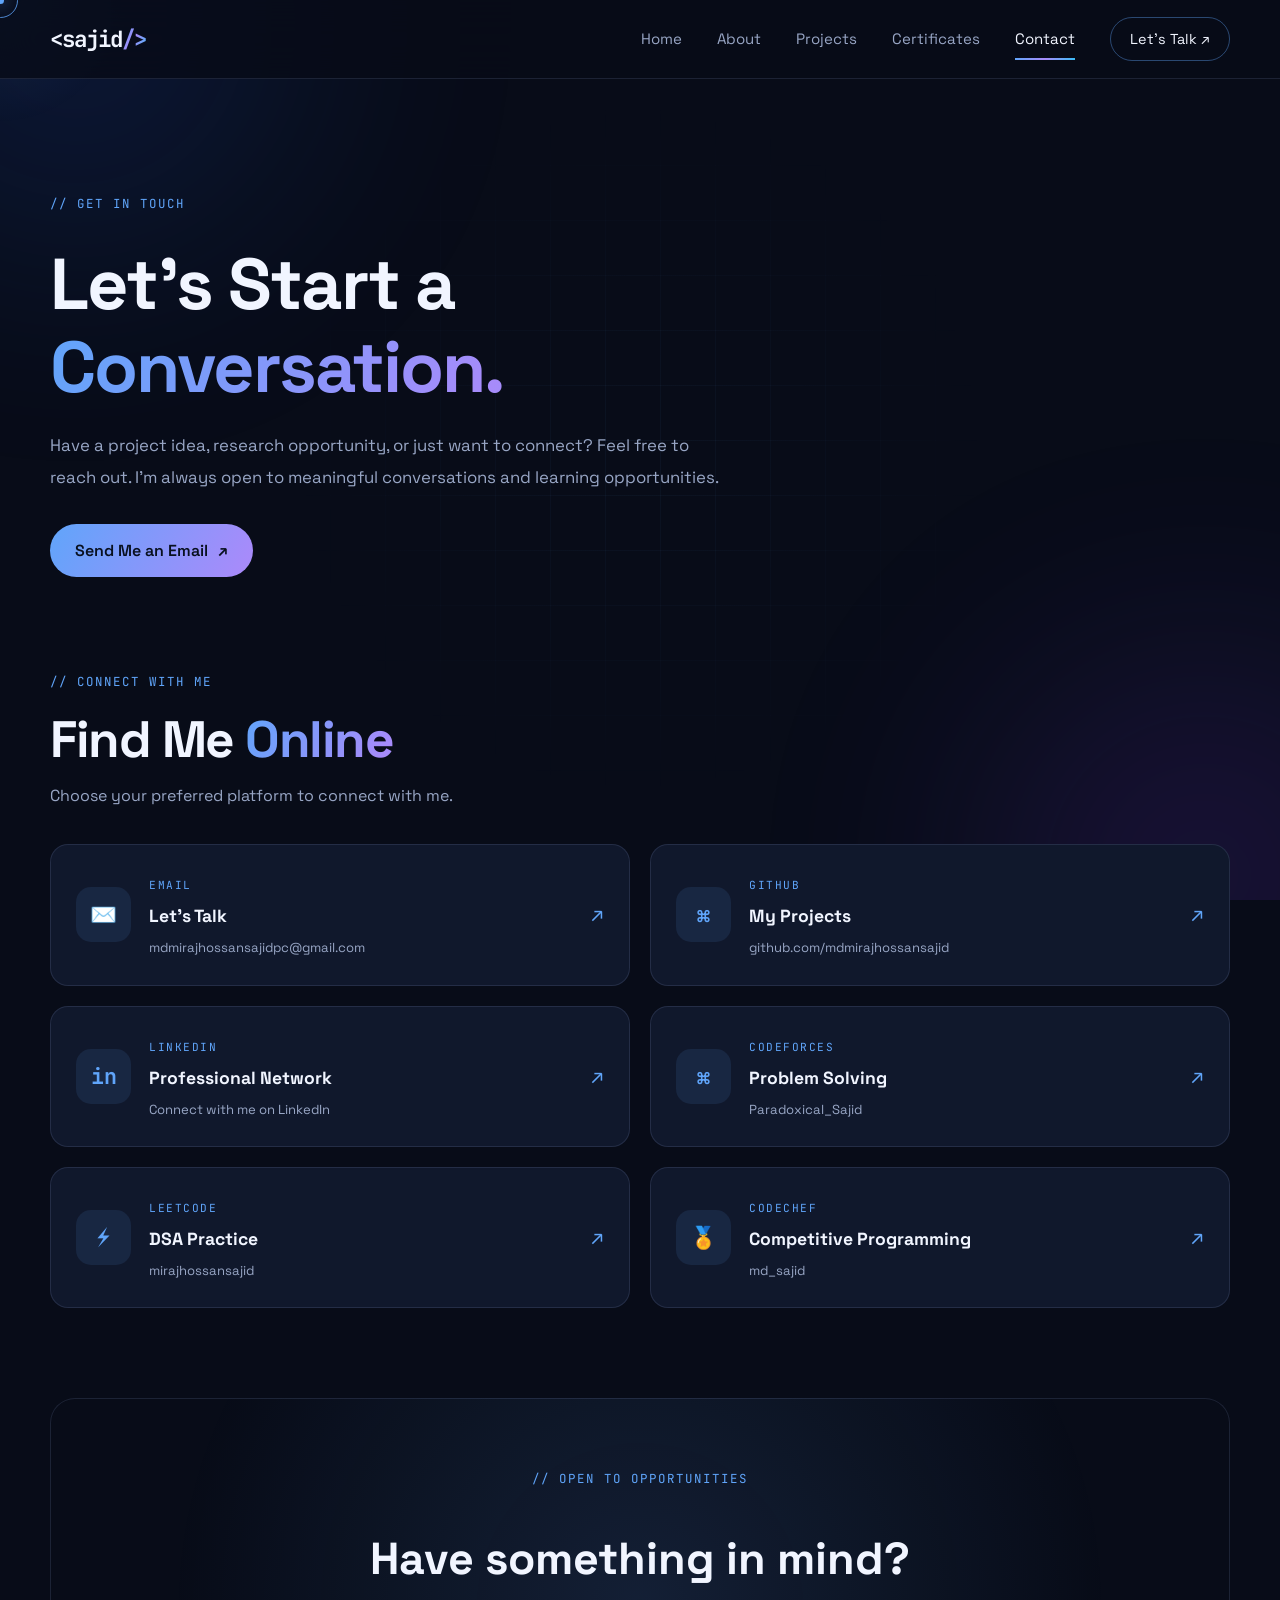
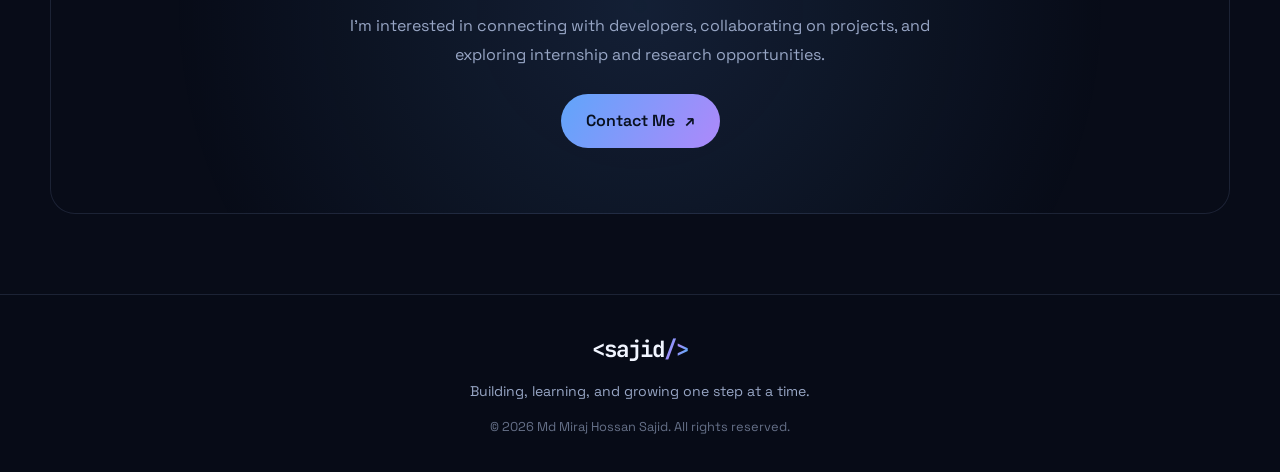
<file: portfolio/contact.html>
<!DOCTYPE html>
<html lang="en">

<head>
    <meta charset="UTF-8">
    <meta name="viewport" content="width=device-width, initial-scale=1.0">
    <meta name="theme-color" content="#080c18">
    <title>Contact | Md Miraj Hossan Sajid</title>

    <link
        href="https://fonts.googleapis.com/css2?family=JetBrains+Mono:wght@500;700&family=Space+Grotesk:wght@400;500;700&display=swap"
        rel="stylesheet">
    <link rel="stylesheet" href="style.css">
</head>

<body>

    <div class="background-effects">
        <div class="grid-background"></div>
        <div class="gradient-orb orb-one"></div>
        <div class="gradient-orb orb-two"></div>
    </div>

    <div class="cursor-dot"></div>
    <div class="cursor-outline"></div>
    <div class="mouse-glow"></div>

<nav class="navbar">
    <div class="nav-container">

        <a class="logo" href="index.html">
            &lt;sajid<span>/&gt;
        </a>

        <div class="nav-links" id="navLinks">
            <a href="index.html" class="nav-link">Home</a>
            <a href="index.html#about" class="nav-link">About</a>
            <a href="projects.html" class="nav-link">Projects</a>
            <a href="certificates.html" class="nav-link">Certificates</a>
            <a href="contact.html" class="nav-link">Contact</a>
            <a href="mailto:mdmirajhossansajidpc@gmail.com" class="nav-contact">
                Let's Talk ↗
            </a>
        </div>

        <button class="menu-toggle" id="menuToggle" aria-label="Toggle navigation" aria-expanded="false">
            <span></span>
            <span></span>
            <span></span>
        </button>

    </div>
</nav>

    <main>

        <section class="contact-hero">
            <div class="contact-intro reveal">
                <span class="section-label">// GET IN TOUCH</span>
                <h1>Let's Start a <span class="gradient-text">Conversation.</span></h1>
                <p>
                    Have a project idea, research opportunity, or just want to connect?
                    Feel free to reach out. I'm always open to meaningful conversations
                    and learning opportunities.
                </p>

                <a href="mailto:mdmirajhossansajidpc@gmail.com" class="btn btn-primary">
                    Send Me an Email <span>↗</span>
                </a>
            </div>
        </section>

        <section class="contact-section">
            <div class="section-heading reveal">
                <span class="section-label">// CONNECT WITH ME</span>
                <h2>Find Me <span class="gradient-text">Online</span></h2>
                <p>Choose your preferred platform to connect with me.</p>
            </div>

            <div class="contact-grid">

                <a class="contact-card spotlight-card reveal" href="mailto:mdmirajhossansajidpc@gmail.com">
                    <div class="contact-card-icon">✉️</div>
                    <div class="contact-card-content">
                        <span class="contact-platform">EMAIL</span>
                        <h3>Let's Talk</h3>
                        <p>mdmirajhossansajidpc@gmail.com</p>
                    </div>
                    <span class="contact-arrow">↗</span>
                </a>

                <a class="contact-card spotlight-card reveal" href="https://github.com/mdmirajhossansajid"
                    target="_blank" rel="noopener noreferrer">
                    <div class="contact-card-icon">⌘</div>
                    <div class="contact-card-content">
                        <span class="contact-platform">GITHUB</span>
                        <h3>My Projects</h3>
                        <p>github.com/mdmirajhossansajid</p>
                    </div>
                    <span class="contact-arrow">↗</span>
                </a>

                <a class="contact-card spotlight-card reveal" href="https://www.linkedin.com/in/mdmirajhossansajid/"
                    target="_blank" rel="noopener noreferrer">
                    <div class="contact-card-icon">in</div>
                    <div class="contact-card-content">
                        <span class="contact-platform">LINKEDIN</span>
                        <h3>Professional Network</h3>
                        <p>Connect with me on LinkedIn</p>
                    </div>
                    <span class="contact-arrow">↗</span>
                </a>

                <a class="contact-card spotlight-card reveal" href="https://codeforces.com/profile/Paradoxical_Sajid"
                    target="_blank" rel="noopener noreferrer">
                    <div class="contact-card-icon">⌘</div>
                    <div class="contact-card-content">
                        <span class="contact-platform">CODEFORCES</span>
                        <h3>Problem Solving</h3>
                        <p>Paradoxical_Sajid</p>
                    </div>
                    <span class="contact-arrow">↗</span>
                </a>

                <a class="contact-card spotlight-card reveal" href="https://leetcode.com/u/mirajhossansajid/"
                    target="_blank" rel="noopener noreferrer">
                    <div class="contact-card-icon">⚡</div>
                    <div class="contact-card-content">
                        <span class="contact-platform">LEETCODE</span>
                        <h3>DSA Practice</h3>
                        <p>mirajhossansajid</p>
                    </div>
                    <span class="contact-arrow">↗</span>
                </a>

                <a class="contact-card spotlight-card reveal" href="https://www.codechef.com/users/md_sajid"
                    target="_blank" rel="noopener noreferrer">
                    <div class="contact-card-icon">🏅</div>
                    <div class="contact-card-content">
                        <span class="contact-platform">CODECHEF</span>
                        <h3>Competitive Programming</h3>
                        <p>md_sajid</p>
                    </div>
                    <span class="contact-arrow">↗</span>
                </a>

            </div>
        </section>

        <section class="contact-note reveal">
            <span class="section-label">// OPEN TO OPPORTUNITIES</span>
            <h2>Have something in mind?</h2>
            <p>
                I'm interested in connecting with developers, collaborating on projects,
                and exploring internship and research opportunities.
            </p>
            <a href="mailto:mdmirajhossansajidpc@gmail.com" class="btn btn-primary">
                Contact Me <span>↗</span>
            </a>
        </section>

    </main>

    <footer class="footer">
        <div class="footer-content">
            <a class="logo" href="index.html">&lt;sajid<span>/&gt;</span></a>
            <p>Building, learning, and growing one step at a time.</p>
            <p class="copyright">© <span id="year">2026</span> Md Miraj Hossan Sajid. All rights reserved.</p>
        </div>
    </footer>

    <script src="main.js"></script>
</body>

</html>
</file>
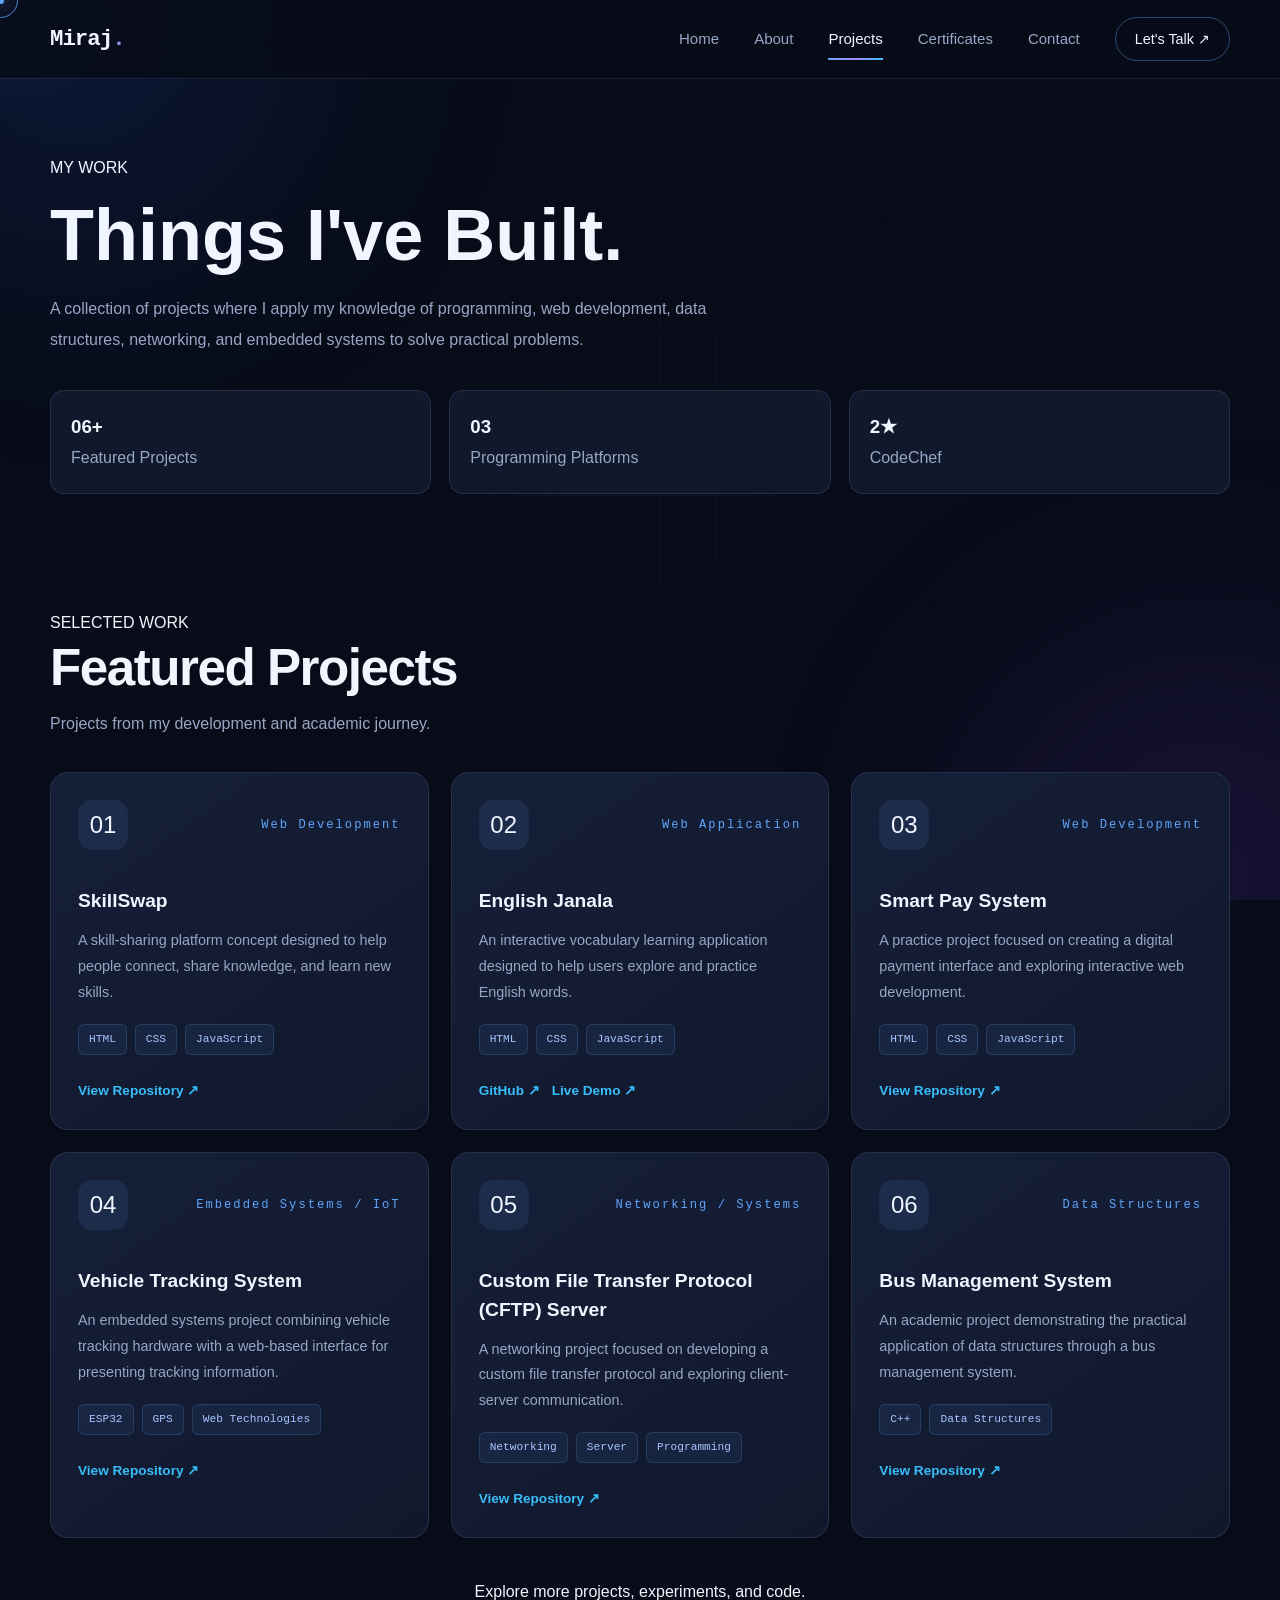
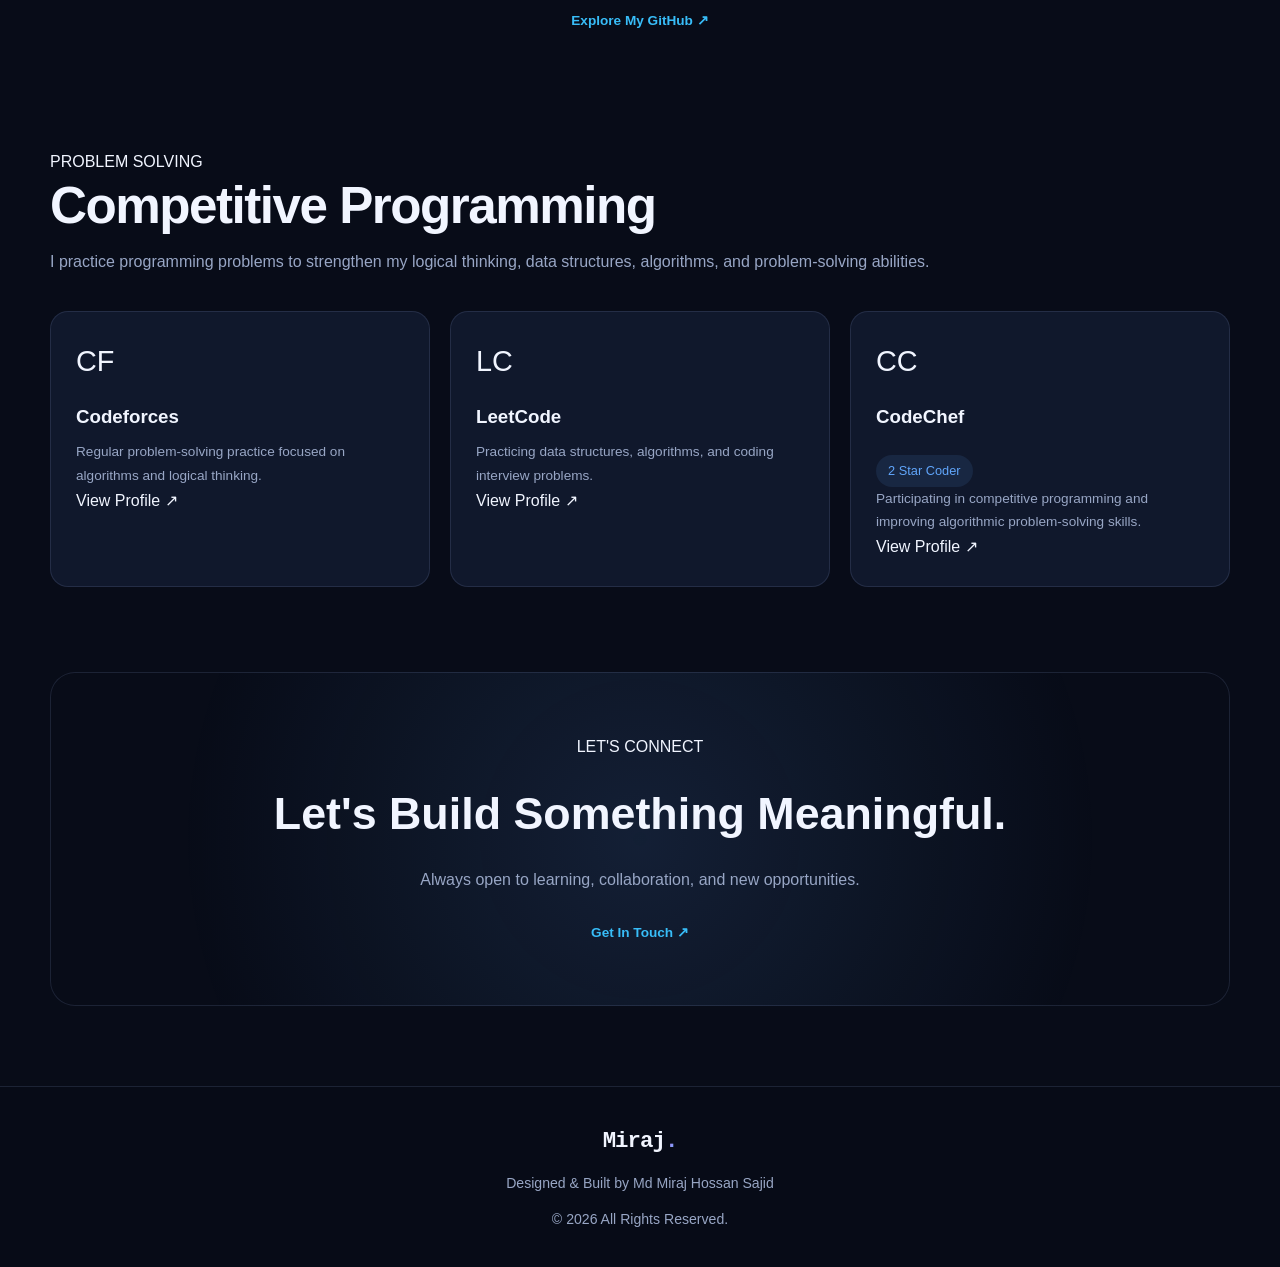
<file: portfolio/projects.html>
<!DOCTYPE html>
<html lang="en">

<head>
    <meta charset="UTF-8">
    <meta name="viewport" content="width=device-width, initial-scale=1.0">
    <meta name="description" content="Projects and competitive programming portfolio of Md Miraj Hossan Sajid">
    <title>Projects | Md Miraj Hossan Sajid</title>
    <link rel="stylesheet" href="style.css">
</head>

<body>

    <div class="background-effects">
        <div class="gradient-orb orb-one"></div>
        <div class="gradient-orb orb-two"></div>
        <div class="grid-background"></div>
    </div>

    <div class="cursor-dot"></div>
    <div class="cursor-outline"></div>
    <div class="mouse-glow"></div>

    <header class="navbar">
        <div class="nav-container">
            <a href="index.html" class="logo">Miraj<span>.</span></a>

            <nav class="nav-links" id="navLinks">
                <a href="index.html" class="nav-link">Home</a>
                <a href="index.html#about" class="nav-link">About</a>
                <a href="projects.html" class="nav-link">Projects</a>
                <a href="certificates.html" class="nav-link">Certificates</a>
                <a href="contact.html" class="nav-link">Contact</a>
                <a href="contact.html" class="nav-contact">Let's Talk ↗</a>
            </nav>

            <button class="menu-toggle" id="menuToggle" aria-label="Toggle navigation">
                <span></span>
                <span></span>
                <span></span>
            </button>
        </div>
    </header>

    <main>

        <!-- Page Heading -->
        <section class="projects-hero reveal">
            <div class="section-tag"><span></span> MY WORK</div>

            <h1>Things I've <span>Built.</span></h1>

            <p>
                A collection of projects where I apply my knowledge of
                programming, web development, data structures, networking,
                and embedded systems to solve practical problems.
            </p>

            <div class="project-stats">
                <div>
                    <h3>06+</h3>
                    <p>Featured Projects</p>
                </div>
                <div>
                    <h3>03</h3>
                    <p>Programming Platforms</p>
                </div>
                <div>
                    <h3>2★</h3>
                    <p>CodeChef</p>
                </div>
            </div>
        </section>

        <!-- Projects -->
        <section class="projects-section">

            <div class="section-heading reveal">
                <div class="section-tag"><span></span> SELECTED WORK</div>
                <h2>Featured <span>Projects</span></h2>
                <p>Projects from my development and academic journey.</p>
            </div>

            <div class="projects-grid">

                <article class="project-card spotlight-card reveal">
                    <div class="project-top">
                        <span class="project-icon">01</span>
                        <span class="project-category">Web Development</span>
                    </div>
                    <div class="project-content">
                        <h3>SkillSwap</h3>
                        <p>
                            A skill-sharing platform concept designed to help
                            people connect, share knowledge, and learn new skills.
                        </p>
                        <div class="project-tech">
                            <span>HTML</span>
                            <span>CSS</span>
                            <span>JavaScript</span>
                        </div>
                        <div class="project-actions">
                            <a href="https://github.com/mdmirajhossansajid/SkillSwapp" target="_blank"
                                rel="noopener noreferrer" class="project-button">
                                View Repository ↗
                            </a>
                        </div>
                    </div>
                </article>

                <article class="project-card spotlight-card reveal">
                    <div class="project-top">
                        <span class="project-icon">02</span>
                        <span class="project-category">Web Application</span>
                    </div>
                    <div class="project-content">
                        <h3>English Janala</h3>
                        <p>
                            An interactive vocabulary learning application
                            designed to help users explore and practice
                            English words.
                        </p>
                        <div class="project-tech">
                            <span>HTML</span>
                            <span>CSS</span>
                            <span>JavaScript</span>
                        </div>
                        <div class="project-actions">
                            <a href="https://github.com/mdmirajhossansajid/7th_Practice_Project_English_Janala"
                                target="_blank" rel="noopener noreferrer" class="project-button">GitHub ↗</a>
                            <a href="https://mdmirajhossansajid.github.io/7th_Practice_Project_English_Janala/"
                                target="_blank" rel="noopener noreferrer" class="project-button secondary">Live Demo
                                ↗</a>
                        </div>
                    </div>
                </article>

                <article class="project-card spotlight-card reveal">
                    <div class="project-top">
                        <span class="project-icon">03</span>
                        <span class="project-category">Web Development</span>
                    </div>
                    <div class="project-content">
                        <h3>Smart Pay System</h3>
                        <p>
                            A practice project focused on creating a digital
                            payment interface and exploring interactive
                            web development.
                        </p>
                        <div class="project-tech">
                            <span>HTML</span>
                            <span>CSS</span>
                            <span>JavaScript</span>
                        </div>
                        <div class="project-actions">
                            <a href="https://github.com/mdmirajhossansajid/Sixth_Practice_Project_Smart_Pay_System"
                                target="_blank" rel="noopener noreferrer" class="project-button">View Repository ↗</a>
                        </div>
                    </div>
                </article>

                <article class="project-card spotlight-card reveal">
                    <div class="project-top">
                        <span class="project-icon">04</span>
                        <span class="project-category">Embedded Systems / IoT</span>
                    </div>
                    <div class="project-content">
                        <h3>Vehicle Tracking System</h3>
                        <p>
                            An embedded systems project combining vehicle
                            tracking hardware with a web-based interface
                            for presenting tracking information.
                        </p>
                        <div class="project-tech">
                            <span>ESP32</span>
                            <span>GPS</span>
                            <span>Web Technologies</span>
                        </div>
                        <div class="project-actions">
                            <a href="https://github.com/mdmirajhossansajid/Vehicle-Tracking-System-Embedded-Project_Web"
                                target="_blank" rel="noopener noreferrer" class="project-button">View Repository ↗</a>
                        </div>
                    </div>
                </article>

                <article class="project-card spotlight-card reveal">
                    <div class="project-top">
                        <span class="project-icon">05</span>
                        <span class="project-category">Networking / Systems</span>
                    </div>
                    <div class="project-content">
                        <h3>Custom File Transfer Protocol (CFTP) Server</h3>
                        <p>
                            A networking project focused on developing a
                            custom file transfer protocol and exploring
                            client-server communication.
                        </p>
                        <div class="project-tech">
                            <span>Networking</span>
                            <span>Server</span>
                            <span>Programming</span>
                        </div>
                        <div class="project-actions">
                            <a href="https://github.com/mdmirajhossansajid/Custom-File-Transfer-Protocol-CFTP-Server"
                                target="_blank" rel="noopener noreferrer" class="project-button">View Repository ↗</a>
                        </div>
                    </div>
                </article>

                <article class="project-card spotlight-card reveal">
                    <div class="project-top">
                        <span class="project-icon">06</span>
                        <span class="project-category">Data Structures</span>
                    </div>
                    <div class="project-content">
                        <h3>Bus Management System</h3>
                        <p>
                            An academic project demonstrating the practical
                            application of data structures through a
                            bus management system.
                        </p>
                        <div class="project-tech">
                            <span>C++</span>
                            <span>Data Structures</span>
                        </div>
                        <div class="project-actions">
                            <a href="https://github.com/mdmirajhossansajid/Data-Structure-project-Bus-Management-system"
                                target="_blank" rel="noopener noreferrer" class="project-button">View Repository ↗</a>
                        </div>
                    </div>
                </article>

            </div>

            <div class="github-more reveal">
                <p>Explore more projects, experiments, and code.</p>
                <a href="https://github.com/mdmirajhossansajid" target="_blank" rel="noopener noreferrer"
                    class="project-button">Explore My GitHub ↗</a>
            </div>
        </section>

        <!-- Competitive Programming -->
        <section class="competitive-section">

            <div class="section-heading reveal">
                <div class="section-tag"><span></span> PROBLEM SOLVING</div>
                <h2>Competitive <span>Programming</span></h2>
                <p>
                    I practice programming problems to strengthen my
                    logical thinking, data structures, algorithms,
                    and problem-solving abilities.
                </p>
            </div>

            <div class="competitive-grid">

                <article class="competitive-card spotlight-card reveal">
                    <div class="platform-icon">CF</div>
                    <h3>Codeforces</h3>
                    <p>
                        Regular problem-solving practice focused on
                        algorithms and logical thinking.
                    </p>
                    <a href="https://codeforces.com/profile/Paradoxical_Sajid" target="_blank"
                        rel="noopener noreferrer">
                        View Profile ↗
                    </a>
                </article>

                <article class="competitive-card spotlight-card reveal">
                    <div class="platform-icon">LC</div>
                    <h3>LeetCode</h3>
                    <p>
                        Practicing data structures, algorithms,
                        and coding interview problems.
                    </p>
                    <a href="https://leetcode.com/u/mdmirajhossansajid/" target="_blank" rel="noopener noreferrer">
                        View Profile ↗
                    </a>
                </article>

                <article class="competitive-card spotlight-card reveal">
                    <div class="platform-icon">CC</div>
                    <h3>CodeChef</h3>
                    <div class="rating-badge">2 Star Coder</div>
                    <p>
                        Participating in competitive programming
                        and improving algorithmic problem-solving skills.
                    </p>
                    <a href="https://www.codechef.com/users/md_sajid" target="_blank" rel="noopener noreferrer">
                        View Profile ↗
                    </a>
                </article>

            </div>
        </section>

        <!-- CTA -->
        <section class="projects-cta reveal">
            <div class="section-tag"><span></span> LET'S CONNECT</div>
            <h2>Let's Build Something <span>Meaningful.</span></h2>
            <p>
                Always open to learning, collaboration,
                and new opportunities.
            </p>
            <a href="contact.html" class="project-button">
                Get In Touch ↗
            </a>
        </section>

    </main>

    <footer class="footer">
        <div class="footer-content">
            <a href="index.html" class="logo">Miraj<span>.</span></a>
            <p>Designed & Built by Md Miraj Hossan Sajid</p>
            <p>© <span id="currentYear"></span> All Rights Reserved.</p>
        </div>
    </footer>

    <script src="main.js"></script>
</body>

</html>
</file>
<file: style.css>
/* =========================================
   01. GLOBAL THEME
========================================= */

:root {
    --bg: #070b16;
    --bg-soft: #0b1222;
    --panel: rgba(16, 25, 45, 0.88);
    --panel-light: #17233d;
    --line: rgba(148, 163, 210, 0.15);

    --text: #f1f5ff;
    --muted: #9baac8;

    --accent: #60a5fa;
    --accent-2: #a78bfa;
    --hot: #38bdf8;
    --success: #4ade80;

    --gradient: linear-gradient(120deg, #60a5fa, #a78bfa, #38bdf8);
    --radius: 18px;

    --mx: 50%;
    --my: 50%;
    --spot-x: 50%;
    --spot-y: 50%;
}

* {
    margin: 0;
    padding: 0;
    box-sizing: border-box;
}

html {
    scroll-behavior: smooth;
    scroll-padding-top: 100px;
}

body {
    min-height: 100vh;
    overflow-x: hidden;
    isolation: isolate;
    background: var(--bg);
    color: var(--text);
    font-family: 'Space Grotesk', sans-serif;
    line-height: 1.7;
}

a {
    color: inherit;
    text-decoration: none;
}

button,
input,
textarea {
    font: inherit;
}

button {
    color: inherit;
}

img {
    max-width: 100%;
    display: block;
}

::selection {
    background: var(--accent);
    color: #080c18;
}

:focus-visible {
    outline: 2px solid var(--accent);
    outline-offset: 5px;
}


/* =========================================
   02. SCROLLBAR
========================================= */

::-webkit-scrollbar {
    width: 8px;
}

::-webkit-scrollbar-track {
    background: var(--bg);
}

::-webkit-scrollbar-thumb {
    background: linear-gradient(var(--accent), var(--accent-2));
    border-radius: 20px;
}

::-webkit-scrollbar-thumb:hover {
    background: var(--hot);
}


/* =========================================
   03. BACKGROUND EFFECTS
========================================= */

.background-effects {
    position: fixed;
    inset: 0;
    z-index: 0;
    pointer-events: none;
    overflow: hidden;
}

.background-effects::before {
    content: "";
    position: absolute;
    inset: 0;
    background:
        radial-gradient(ellipse at 15% 15%, rgba(37, 99, 235, .12), transparent 38%),
        radial-gradient(ellipse at 85% 75%, rgba(124, 58, 237, .11), transparent 40%),
        radial-gradient(ellipse at 50% 50%, rgba(14, 165, 233, .035), transparent 65%);
}

.background-effects::after {
    content: "";
    position: absolute;
    inset: 0;
    opacity: .18;
    background-image: url("data:image/svg+xml,%3Csvg viewBox='0 0 180 180' xmlns='http://www.w3.org/2000/svg'%3E%3Cfilter id='n'%3E%3CfeTurbulence type='fractalNoise' baseFrequency='.85' numOctaves='3' stitchTiles='stitch'/%3E%3C/filter%3E%3Crect width='100%25' height='100%25' filter='url(%23n)' opacity='.18'/%3E%3C/svg%3E");
    mix-blend-mode: soft-light;
}

.grid-background {
    position: absolute;
    inset: 0;
    opacity: .65;

    background-image:
        linear-gradient(rgba(96, 165, 250, .045) 1px, transparent 1px),
        linear-gradient(90deg, rgba(96, 165, 250, .045) 1px, transparent 1px);

    background-size: 58px 58px;

    mask-image: radial-gradient(420px circle at var(--mx) var(--my),
            black,
            transparent 75%);

    -webkit-mask-image: radial-gradient(420px circle at var(--mx) var(--my),
            black,
            transparent 75%);
}

.gradient-orb {
    position: absolute;
    width: 480px;
    height: 480px;
    border-radius: 50%;
    filter: blur(130px);
    opacity: .17;
    animation: orbFloat 16s ease-in-out infinite alternate;
}

.orb-one {
    background: #2563eb;
    top: -220px;
    left: -180px;
}

.orb-two {
    background: #7c3aed;
    bottom: -220px;
    right: -180px;
    animation-delay: -7s;
}

@keyframes orbFloat {
    0% {
        transform: translate3d(0, 0, 0) scale(1);
    }

    100% {
        transform: translate3d(65px, 45px, 0) scale(1.15);
    }
}

/* Keep actual website content above the background */

.navbar,
main,
.footer {
    position: relative;
    z-index: 1;
}


/* =========================================
   04. CUSTOM CURSOR
========================================= */

.cursor-dot,
.cursor-outline,
.mouse-glow {
    position: fixed;
    top: 0;
    left: 0;
    pointer-events: none;
    will-change: transform;
}

.cursor-dot {
    z-index: 10002;
    width: 7px;
    height: 7px;
    margin: -3.5px 0 0 -3.5px;
    border-radius: 50%;
    background: #ffffff;
    box-shadow:
        0 0 8px #60a5fa,
        0 0 18px rgba(96, 165, 250, .9);
}

.cursor-outline {
    z-index: 10001;
    width: 38px;
    height: 38px;
    margin: -19px 0 0 -19px;
    border: 1px solid rgba(96, 165, 250, .75);
    border-radius: 50%;
    background: rgba(96, 165, 250, .035);
    box-shadow: 0 0 18px rgba(96, 165, 250, .08);
    transition:
        width .25s ease,
        height .25s ease,
        margin .25s ease,
        border-color .25s ease,
        background .25s ease;
}

.mouse-glow {
    z-index: 0;
    width: 300px;
    height: 300px;
    margin: -150px 0 0 -150px;
    border-radius: 50%;
    background: radial-gradient(circle,
            rgba(96, 165, 250, .10),
            rgba(96, 165, 250, .035) 35%,
            transparent 70%);
    filter: blur(5px);
}

/* Cursor hover class can be added by JavaScript */

.cursor-outline.cursor-hover {
    width: 58px;
    height: 58px;
    margin: -29px 0 0 -29px;
    border-color: var(--accent-2);
    background: rgba(167, 139, 250, .08);
}

.cursor-dot.cursor-hover {
    background: var(--accent-2);
}

/* Custom cursor only on desktop */

@media (hover: hover) and (pointer: fine) {

    body,
    a,
    button {
        cursor: none;
    }

    input,
    textarea {
        cursor: text;
    }
}

@media (hover: none),
(pointer: coarse) {

    .cursor-dot,
    .cursor-outline,
    .mouse-glow {
        display: none;
    }

    body,
    a,
    button {
        cursor: auto;
    }
}


/* =========================================
   05. NAVBAR
========================================= */

.navbar {
    position: sticky;
    top: 0;
    z-index: 1000;
    width: 100%;

    background: rgba(7, 11, 22, .82);
    backdrop-filter: blur(22px);
    -webkit-backdrop-filter: blur(22px);

    border-bottom: 1px solid var(--line);
}

.nav-container {
    max-width: 1250px;
    margin: auto;
    padding: 17px 35px;

    display: flex;
    align-items: center;
    justify-content: space-between;
}

.logo {
    font-family: 'JetBrains Mono', monospace;
    font-size: 1.4rem;
    font-weight: 700;
    letter-spacing: -1px;
}

.logo span {
    background: var(--gradient);
    background-clip: text;
    -webkit-background-clip: text;
    color: transparent;
}

.nav-links {
    display: flex;
    align-items: center;
    gap: 35px;
    list-style: none;
}

.nav-link {
    position: relative;
    color: var(--muted);
    font-size: .94rem;
    transition: color .3s ease;
}

.nav-link:hover,
.nav-link.on {
    color: var(--text);
}

.nav-link::after {
    content: "";
    position: absolute;
    left: 0;
    bottom: -8px;
    width: 0;
    height: 2px;
    border-radius: 5px;
    background: var(--gradient);
    transition: width .3s ease;
}

.nav-link:hover::after,
.nav-link.on::after {
    width: 100%;
}

.nav-contact {
    padding: 9px 19px;
    border: 1px solid rgba(96, 165, 250, .4);
    border-radius: 30px;
    font-size: .9rem;
    transition: .3s ease;
}

.nav-contact:hover {
    background: rgba(96, 165, 250, .12);
    border-color: var(--accent);
    box-shadow: 0 0 20px rgba(96, 165, 250, .12);
}

.nav-contact span {
    color: var(--accent);
    margin-left: 5px;
}

.menu-toggle {
    display: none;
    border: none;
    background: transparent;
    flex-direction: column;
    gap: 5px;
    padding: 5px;
}

.menu-toggle span {
    display: block;
    width: 25px;
    height: 2px;
    background: white;
    transition: .3s ease;
}


/* =========================================
   06. MAIN LAYOUT
========================================= */

main {
    max-width: 1250px;
    margin: auto;
    padding: 0 35px 80px;
}

section {
    padding: 95px 0 20px;
}

.section-container {
    width: 100%;
}

.section-label {
    display: inline-block;
    margin-bottom: 16px;
    color: var(--accent);
    font-family: 'JetBrains Mono', monospace;
    font-size: .78rem;
    letter-spacing: 2px;
}

.section-heading {
    margin-bottom: 35px;
}

.section-heading h2 {
    font-size: clamp(2rem, 5vw, 3.2rem);
    line-height: 1.2;
    letter-spacing: -1.5px;
    margin-bottom: 12px;
}

.section-heading>p {
    color: var(--muted);
    margin-top: 12px;
}

.gradient-text {
    background: var(--gradient);
    background-size: 200% auto;
    background-clip: text;
    -webkit-background-clip: text;
    color: transparent;
    animation: gradientMove 5s linear infinite;
}

@keyframes gradientMove {
    to {
        background-position: 200% center;
    }
}


/* =========================================
   07. HERO SECTION
========================================= */

.hero {
    min-height: 730px;
    padding-top: 110px;
    padding-bottom: 100px;

    display: grid;
    grid-template-columns: 1.2fr .8fr;
    align-items: center;
    gap: 60px;
}

.hero-content {
    position: relative;
    z-index: 2;
}

.availability {
    display: inline-flex;
    align-items: center;
    gap: 10px;
    padding: 8px 16px;

    border: 1px solid var(--line);
    border-radius: 30px;
    background: rgba(16, 24, 44, .7);

    color: var(--muted);
    font-size: .85rem;
    margin-bottom: 30px;
}

.status-dot {
    width: 8px;
    height: 8px;
    flex-shrink: 0;
    background: var(--success);
    border-radius: 50%;
    box-shadow: 0 0 12px var(--success);
    animation: pulse 2s infinite;
}

@keyframes pulse {
    50% {
        box-shadow: 0 0 20px var(--success);
    }
}

.hero-greeting {
    color: var(--accent);
    font-family: 'JetBrains Mono', monospace;
    letter-spacing: 4px;
    font-size: .95rem;
    margin-bottom: 15px;
}

.hero h1 {
    font-size: clamp(3.2rem, 6vw, 5.7rem);
    line-height: 1.08;
    letter-spacing: -3px;
    font-weight: 700;
}

.hero h1 .gradient-text {
    display: block;
}

.hero-role {
    margin-top: 25px;
    min-height: 40px;
    font-family: 'JetBrains Mono', monospace;
    font-size: 1.2rem;
}

.role-prefix {
    color: var(--muted);
}

.role {
    color: var(--hot);
}

.typing-cursor {
    color: var(--accent);
    animation: blink 1s steps(2) infinite;
}

@keyframes blink {
    50% {
        opacity: 0;
    }
}

.hero-description {
    max-width: 600px;
    margin-top: 20px;
    color: var(--muted);
    font-size: 1.03rem;
    line-height: 1.9;
}

.hero-buttons {
    display: flex;
    flex-wrap: wrap;
    gap: 15px;
    margin-top: 35px;
}

.btn {
    display: inline-flex;
    align-items: center;
    justify-content: center;
    gap: 10px;
    padding: 13px 25px;

    border: 1px solid var(--line);
    border-radius: 30px;

    font-weight: 600;
    transition: .35s ease;
}

.btn-primary {
    color: #08101f;
    background: var(--gradient);
    background-size: 200% auto;
    border: none;
}

.btn-secondary {
    color: var(--text);
    background: rgba(255, 255, 255, .025);
}

.btn:hover {
    transform: translateY(-5px);
    box-shadow: 0 10px 30px rgba(96, 165, 250, .18);
}

.btn-primary:hover {
    background-position: right center;
}

.btn-secondary:hover {
    border-color: var(--accent);
    background: rgba(96, 165, 250, .08);
}

.hero-socials {
    display: flex;
    flex-wrap: wrap;
    gap: 25px;
    margin-top: 38px;
}

.hero-socials a {
    color: var(--muted);
    font-size: .9rem;
    transition: .3s ease;
}

.hero-socials a:hover {
    color: var(--accent);
    transform: translateY(-3px);
}


/* =========================================
   08. HERO PROFILE IMAGE
========================================= */

.hero-image-area {
    position: relative;
    display: flex;
    justify-content: center;
    align-items: center;
    min-height: 450px;
}

.profile-wrapper {
    position: relative;
    width: 330px;
    height: 390px;
    padding: 7px;

    border-radius: 170px 170px 35px 35px;
    background: var(--gradient);

    box-shadow:
        0 0 45px rgba(96, 165, 250, .15),
        0 0 100px rgba(167, 139, 250, .10);

    animation: floating 5s ease-in-out infinite;
}

.photo {
    width: 100%;
    height: 100%;
    object-fit: cover;
    border-radius: 165px 165px 30px 30px;
    background: var(--panel);
}

@keyframes floating {
    50% {
        transform: translateY(-12px);
    }
}

.image-decoration {
    position: absolute;
    border: 1px solid rgba(96, 165, 250, .3);
    border-radius: 50%;
    pointer-events: none;
}

.decoration-one {
    width: 390px;
    height: 390px;
    animation: rotate 20s linear infinite;
}

.decoration-two {
    width: 440px;
    height: 440px;
    border-style: dashed;
    animation: rotate 35s linear infinite reverse;
}

@keyframes rotate {
    to {
        transform: rotate(360deg);
    }
}

.floating-card {
    position: absolute;
    z-index: 2;

    display: flex;
    align-items: center;
    gap: 12px;
    padding: 13px 18px;

    background: rgba(16, 24, 44, .95);
    border: 1px solid var(--line);
    border-radius: 14px;

    backdrop-filter: blur(15px);
    box-shadow: 0 10px 30px rgba(0, 0, 0, .25);

    animation: floating 4s ease-in-out infinite;
}

.floating-icon {
    font-size: 1.6rem;
}

.floating-card strong,
.floating-card small {
    display: block;
}

.floating-card strong {
    font-size: .85rem;
}

.floating-card small {
    color: var(--muted);
    font-size: .72rem;
}

.card-top {
    top: 50px;
    right: -10px;
}

.card-bottom {
    bottom: 50px;
    left: -25px;
    animation-delay: 1s;
}


/* =========================================
   09. LEADERSHIP & ACTIVITIES
========================================= */

.leadership-section {
    padding-top: 55px;
}

.leadership-grid {
    display: grid;
    grid-template-columns: repeat(2, minmax(0, 1fr));
    gap: 22px;
}

.leadership-card {
    position: relative;
    overflow: hidden;
    padding: 30px;

    background: linear-gradient(145deg,
            rgba(21, 31, 56, .92),
            rgba(12, 20, 38, .92));

    border: 1px solid var(--line);
    border-radius: var(--radius);
    transition: .35s ease;
}

.leadership-card::after {
    content: "";
    position: absolute;
    width: 180px;
    height: 180px;
    top: -100px;
    right: -80px;
    border-radius: 50%;
    background: rgba(96, 165, 250, .09);
    filter: blur(35px);
    pointer-events: none;
}

.leadership-card:hover {
    transform: translateY(-7px);
    border-color: rgba(96, 165, 250, .55);
    box-shadow: 0 15px 40px rgba(0, 0, 0, .2);
}

.leadership-icon {
    display: grid;
    place-items: center;
    width: 58px;
    height: 58px;
    margin-bottom: 22px;

    color: var(--accent);
    background: rgba(96, 165, 250, .11);
    border: 1px solid rgba(96, 165, 250, .2);
    border-radius: 16px;

    font-size: 1.5rem;
}

.leadership-label {
    display: block;
    margin-bottom: 8px;
    color: var(--accent-2);
    font-family: 'JetBrains Mono', monospace;
    font-size: .76rem;
    letter-spacing: 1px;
}

.leadership-card h3 {
    margin-bottom: 5px;
    font-size: 1.25rem;
}

.leadership-card h4 {
    margin-bottom: 15px;
    color: var(--hot);
    font-size: .95rem;
    font-weight: 500;
}

.leadership-card p {
    color: var(--muted);
    font-size: .92rem;
    line-height: 1.85;
}


/* =========================================
   10. ABOUT SECTION
========================================= */

.about-card {
    position: relative;
    overflow: hidden;
    padding: 38px;

    background: linear-gradient(135deg,
            rgba(21, 31, 56, .8),
            rgba(16, 24, 44, .7));

    border: 1px solid var(--line);
    border-radius: var(--radius);
}

.about-card::before {
    content: "";
    position: absolute;
    top: 0;
    left: 0;
    width: 4px;
    height: 100%;
    background: var(--gradient);
}

.about-card p {
    margin-bottom: 18px;
    color: var(--muted);
    font-size: 1.02rem;
    line-height: 2;
}

.about-footer {
    display: flex;
    flex-wrap: wrap;
    gap: 12px;
    margin-top: 25px;
}

.about-footer span {
    padding: 7px 16px;
    color: var(--accent);
    border: 1px solid var(--line);
    border-radius: 30px;
    font-size: .85rem;
}


/* =========================================
   11. EDUCATION SECTION
========================================= */

.education-card {
    display: flex;
    align-items: center;
    gap: 25px;
    padding: 30px;

    background: var(--panel);
    border: 1px solid var(--line);
    border-radius: var(--radius);

    transition: .3s ease;
}

.education-card:hover {
    border-color: var(--accent);
    transform: translateY(-4px);
}

.education-icon {
    flex-shrink: 0;
    padding: 18px;
    border-radius: 15px;
    background: rgba(96, 165, 250, .1);
    font-size: 2.5rem;
}

.education-tag {
    color: var(--accent);
    font-family: 'JetBrains Mono', monospace;
    font-size: .75rem;
    letter-spacing: 2px;
}

.education-details h3 {
    margin: 7px 0;
    font-size: 1.3rem;
}

.education-details p {
    color: var(--muted);
}

.education-meta {
    display: flex;
    flex-wrap: wrap;
    gap: 12px;
    margin-top: 17px;
}

.education-meta span {
    padding: 5px 12px;
    color: var(--accent);
    background: rgba(96, 165, 250, .09);
    border-radius: 7px;
    font-size: .82rem;
}


/* =========================================
   12. SKILLS SECTION
========================================= */

.skills-grid {
    display: grid;
    grid-template-columns: repeat(2, minmax(0, 1fr));
    gap: 20px;
}

.skill-card {
    position: relative;
    overflow: hidden;
    padding: 28px;

    background: var(--panel);
    border: 1px solid var(--line);
    border-radius: var(--radius);

    transition: transform .35s, border-color .35s;
}

.skill-card:last-child {
    grid-column: span 2;
}

.skill-card-header {
    display: flex;
    justify-content: space-between;
    align-items: center;
    margin-bottom: 18px;
}

.skill-icon {
    color: var(--accent);
    font-size: 1.7rem;
}

.skill-number {
    color: #52617e;
    font-family: 'JetBrains Mono', monospace;
}

.skill-card h3 {
    margin-bottom: 15px;
    font-size: 1.15rem;
}

.tags {
    display: flex;
    flex-wrap: wrap;
    gap: 9px;
    margin-top: 15px;
}

.tags span {
    padding: 6px 12px;
    color: #a9c5ff;

    background: rgba(96, 165, 250, .08);
    border: 1px solid rgba(96, 165, 250, .18);
    border-radius: 7px;

    font-family: 'JetBrains Mono', monospace;
    font-size: .76rem;
    transition: .3s ease;
}

.tags span:hover {
    color: white;
    background: rgba(96, 165, 250, .2);
    border-color: var(--accent);
    transform: translateY(-3px);
}


/* =========================================
   13. SPOTLIGHT CARDS
========================================= */

.spotlight-card {
    position: relative;
    isolation: isolate;
}

.spotlight-card::before {
    content: "";
    position: absolute;
    inset: 0;
    z-index: -1;
    pointer-events: none;

    background: radial-gradient(300px circle at var(--spot-x, 50%) var(--spot-y, 50%),
            rgba(96, 165, 250, .13),
            transparent 70%);

    opacity: 0;
    transition: opacity .35s ease;
}

.spotlight-card:hover::before {
    opacity: 1;
}

.spotlight-card:hover {
    border-color: rgba(96, 165, 250, .6);
}


/* =========================================
   14. RESEARCH SECTION
========================================= */

.research-card {
    padding: 35px;
    background: var(--panel);
    border: 1px solid var(--line);
    border-radius: var(--radius);
    transition: .35s ease;
}

.research-top {
    display: flex;
    justify-content: space-between;
    align-items: center;
    gap: 15px;
    margin-bottom: 25px;
}

.research-icon {
    font-size: 2rem;
}

.research-status {
    padding: 6px 14px;
    color: #c4b5fd;
    background: rgba(167, 139, 250, .1);
    border: 1px solid rgba(167, 139, 250, .25);
    border-radius: 30px;
    font-size: .8rem;
}

.research-card h3 {
    margin-bottom: 15px;
    font-size: 1.5rem;
    line-height: 1.5;
}

.research-card p {
    color: var(--muted);
    line-height: 1.9;
}

.research-tags {
    display: flex;
    flex-wrap: wrap;
    gap: 10px;
    margin-top: 25px;
}

.research-tags span {
    padding: 6px 12px;
    color: var(--accent-2);
    background: rgba(167, 139, 250, .08);
    border: 1px solid rgba(167, 139, 250, .2);
    border-radius: 8px;
    font-size: .8rem;
}


/* =========================================
   15. PROJECT PREVIEW
========================================= */

.project-preview-card {
    padding: 40px;

    background: linear-gradient(120deg,
            rgba(17, 24, 48, .95),
            rgba(30, 41, 80, .7));

    border: 1px solid var(--line);
    border-radius: var(--radius);
    transition: .35s ease;
}

.project-category {
    color: var(--accent);
    font-family: 'JetBrains Mono', monospace;
    letter-spacing: 2px;
    font-size: .76rem;
}

.project-preview-card h3 {
    margin: 15px 0;
    font-size: 2rem;
}

.project-preview-card p {
    max-width: 650px;
    color: var(--muted);
    line-height: 1.9;
}

.project-link {
    display: inline-block;
    margin-top: 25px;
    color: var(--hot);
    font-weight: 600;
    transition: .3s ease;
}

.project-link:hover {
    transform: translateX(7px);
}


/* =========================================
   16. CONTACT CTA
========================================= */

.contact-box {
    padding: 65px 25px;
    text-align: center;

    background: radial-gradient(circle at center,
            rgba(96, 165, 250, .13),
            transparent 70%);

    border: 1px solid var(--line);
    border-radius: 25px;
}

.contact-box h2 {
    margin: 15px 0;
    font-size: clamp(2rem, 5vw, 3.5rem);
    line-height: 1.25;
}

.contact-box p {
    margin-bottom: 28px;
    color: var(--muted);
}


/* =========================================
   17. FOOTER
========================================= */

.footer {
    border-top: 1px solid var(--line);
    background: rgba(8, 12, 24, .82);
}

.footer-content {
    max-width: 1250px;
    margin: auto;
    padding: 35px;
    text-align: center;
}

.footer-content p {
    margin-top: 12px;
    color: var(--muted);
    font-size: .88rem;
}

.footer-content .copyright {
    font-size: .8rem;
    opacity: .65;
}


/* =========================================
   18. SCROLL REVEAL
========================================= */

.reveal {
    opacity: 0;
    transform: translateY(28px);
    transition:
        opacity .7s ease,
        transform .7s ease;
}

.reveal.visible {
    opacity: 1;
    transform: translateY(0);
}


/* =========================================
   19. CERTIFICATES PAGE
========================================= */

.certificates-hero,
.contact-hero {
    padding-top: 110px;
    padding-bottom: 45px;
}

.page-intro,
.contact-intro {
    max-width: 800px;
}

.page-intro h1,
.contact-intro h1 {
    margin: 12px 0 22px;
    font-size: clamp(2.7rem, 6vw, 4.5rem);
    line-height: 1.15;
    letter-spacing: -2px;
}

.page-intro>p,
.contact-intro>p {
    max-width: 680px;
    color: var(--muted);
    font-size: 1.05rem;
    line-height: 1.9;
}

.certificate-count {
    display: inline-flex;
    align-items: center;
    gap: 13px;
    margin-top: 30px;
    padding: 12px 20px;

    background: rgba(16, 24, 44, .7);
    border: 1px solid var(--line);
    border-radius: 12px;

    color: var(--muted);
    font-size: .9rem;
}

.count-number {
    color: var(--accent);
    font-family: 'JetBrains Mono', monospace;
    font-size: 1.5rem;
    font-weight: 700;
}

.certificates-section,
.contact-section {
    padding-top: 45px;
}

.certificates-grid {
    display: grid;
    grid-template-columns: repeat(3, minmax(0, 1fr));
    gap: 22px;
}

.certificate-card {
    display: flex;
    flex-direction: column;
    min-width: 0;
    min-height: 330px;
    padding: 27px;

    background: linear-gradient(145deg,
            rgba(21, 31, 56, .88),
            rgba(16, 24, 44, .85));

    border: 1px solid var(--line);
    border-radius: var(--radius);
    transition: .35s ease;
}

.certificate-card:hover {
    transform: translateY(-6px);
    border-color: var(--accent);
}

.certificate-top {
    display: flex;
    align-items: center;
    justify-content: space-between;
    gap: 10px;
    margin-bottom: 28px;
}

.certificate-icon {
    display: grid;
    place-items: center;
    width: 52px;
    height: 52px;
    border-radius: 14px;
    background: rgba(96, 165, 250, .1);
    font-size: 1.5rem;
}

.certificate-type {
    padding: 6px 11px;
    color: var(--accent-2);
    background: rgba(167, 139, 250, .09);
    border: 1px solid rgba(167, 139, 250, .2);
    border-radius: 20px;
    font-size: .72rem;
}

.certificate-number {
    color: var(--accent);
    font-family: 'JetBrains Mono', monospace;
    font-size: .72rem;
    letter-spacing: 1px;
}

.certificate-content h3 {
    margin: 10px 0;
    font-size: 1.12rem;
    line-height: 1.5;
}

.certificate-issuer {
    color: var(--accent);
    font-size: .9rem;
    font-weight: 600;
}

.certificate-description {
    margin-top: 12px;
    color: var(--muted);
    font-size: .85rem;
    line-height: 1.7;
}

.certificate-link {
    display: flex;
    align-items: center;
    justify-content: space-between;
    gap: 10px;
    margin-top: auto;
    padding-top: 22px;

    color: var(--hot);
    font-size: .9rem;
    font-weight: 600;
    transition: .3s ease;
}

.certificate-link:hover {
    color: var(--accent-2);
    transform: translateX(4px);
}

.certificate-cta,
.contact-note {
    margin-top: 65px;
    padding: 65px 25px;
    text-align: center;

    border: 1px solid var(--line);
    border-radius: 25px;

    background: radial-gradient(circle at center,
            rgba(96, 165, 250, .13),
            transparent 75%);
}

.certificate-cta h2,
.contact-note h2 {
    margin: 15px 0;
    font-size: clamp(1.8rem, 4vw, 2.8rem);
}

.certificate-cta p,
.contact-note p {
    max-width: 620px;
    margin: 0 auto 25px;
    color: var(--muted);
    line-height: 1.8;
}


/* =========================================
   20. CONTACT PAGE
========================================= */

.contact-intro .btn {
    margin-top: 30px;
}

.contact-grid {
    display: grid;
    grid-template-columns: repeat(2, minmax(0, 1fr));
    gap: 20px;
}

.contact-card {
    display: flex;
    align-items: center;
    gap: 18px;
    min-width: 0;
    padding: 25px;

    background: var(--panel);
    border: 1px solid var(--line);
    border-radius: var(--radius);

    transition: .35s ease;
}

.contact-card:hover {
    transform: translateY(-5px);
    border-color: var(--accent);
}

.contact-card-icon {
    display: grid;
    place-items: center;
    flex-shrink: 0;
    width: 55px;
    height: 55px;

    background: rgba(96, 165, 250, .1);
    border-radius: 15px;

    color: var(--accent);
    font-family: 'JetBrains Mono', monospace;
    font-size: 1.35rem;
    font-weight: 700;
}

.contact-card-content {
    min-width: 0;
    flex: 1;
}

.contact-platform {
    color: var(--accent);
    font-family: 'JetBrains Mono', monospace;
    font-size: .7rem;
    letter-spacing: 1.5px;
}

.contact-card-content h3 {
    margin: 5px 0;
    font-size: 1.1rem;
}

.contact-card-content p {
    color: var(--muted);
    font-size: .82rem;
    overflow-wrap: anywhere;
    word-break: break-word;
}

.contact-arrow {
    flex-shrink: 0;
    color: var(--accent);
    font-size: 1.3rem;
    transition: .3s ease;
}

.contact-card:hover .contact-arrow {
    transform: translate(4px, -4px);
}

.contact-note {
    margin-top: 70px;
}


/* =========================================
   21. PROJECTS PAGE
========================================= */

.projects-hero {
    padding-top: 75px;
    padding-bottom: 35px;
}

.projects-hero h1 {
    margin: 12px 0 18px;
    font-size: clamp(2.7rem, 6vw, 4.5rem);
    line-height: 1.15;
}

.projects-hero p {
    max-width: 680px;
    color: var(--muted);
    line-height: 1.9;
}

.project-stats {
    display: grid;
    grid-template-columns: repeat(3, minmax(0, 1fr));
    gap: 18px;
    margin: 35px 0;
}

.project-stats>div {
    padding: 20px;
    background: var(--panel);
    border: 1px solid var(--line);
    border-radius: 14px;
}

.project-stats strong {
    display: block;
    color: var(--accent);
    font-family: 'JetBrains Mono', monospace;
    font-size: 1.8rem;
}

.project-stats span {
    color: var(--muted);
    font-size: .85rem;
}

.projects-section {
    padding-top: 45px;
}

.projects-grid {
    display: grid;
    grid-template-columns: repeat(3, minmax(0, 1fr));
    gap: 22px;
}

.project-card {
    display: flex;
    flex-direction: column;
    min-width: 0;
    min-height: 350px;
    padding: 27px;

    background: linear-gradient(145deg, var(--panel-light), var(--panel));
    border: 1px solid var(--line);
    border-radius: var(--radius);

    transition: .35s ease;
}

.project-card:hover {
    transform: translateY(-6px);
    border-color: var(--accent);
}

.project-top {
    display: flex;
    align-items: center;
    justify-content: space-between;
    gap: 10px;
    margin-bottom: 25px;
}

.project-icon {
    display: grid;
    place-items: center;
    width: 50px;
    height: 50px;
    background: rgba(96, 165, 250, .1);
    border-radius: 14px;
    font-size: 1.5rem;
}

.project-content {
    flex: 1;
}

.project-content h3 {
    margin: 12px 0;
    font-size: 1.2rem;
    line-height: 1.5;
}

.project-content p {
    color: var(--muted);
    font-size: .9rem;
    line-height: 1.8;
}

.project-tech {
    display: flex;
    flex-wrap: wrap;
    gap: 8px;
    margin-top: 18px;
}

.project-tech span {
    padding: 5px 10px;
    color: #a9c5ff;

    background: rgba(96, 165, 250, .08);
    border: 1px solid rgba(96, 165, 250, .18);
    border-radius: 6px;

    font-family: 'JetBrains Mono', monospace;
    font-size: .7rem;
}

.project-actions {
    display: flex;
    flex-wrap: wrap;
    gap: 12px;
    margin-top: 24px;
}

.project-button {
    display: inline-flex;
    align-items: center;
    gap: 7px;
    color: var(--hot);
    font-size: .85rem;
    font-weight: 600;
    transition: .3s ease;
}

.project-button:hover {
    color: var(--accent-2);
    transform: translateX(3px);
}

.github-more {
    margin-top: 40px;
    text-align: center;
}

.competitive-grid {
    display: grid;
    grid-template-columns: repeat(3, minmax(0, 1fr));
    gap: 20px;
}

.competitive-card {
    padding: 25px;
    background: var(--panel);
    border: 1px solid var(--line);
    border-radius: var(--radius);
    transition: .3s ease;
}

.competitive-card:hover {
    border-color: var(--accent);
    transform: translateY(-5px);
}

.platform-icon {
    margin-bottom: 15px;
    font-size: 1.8rem;
}

.competitive-card h3 {
    margin-bottom: 8px;
}

.competitive-card p {
    color: var(--muted);
    font-size: .85rem;
}

.rating-badge {
    display: inline-block;
    margin-top: 15px;
    padding: 5px 12px;
    color: var(--accent);
    background: rgba(96, 165, 250, .1);
    border-radius: 20px;
    font-size: .8rem;
}

.projects-cta {
    margin-top: 65px;
    padding: 60px 25px;
    text-align: center;

    border: 1px solid var(--line);
    border-radius: 25px;

    background: radial-gradient(circle,
            rgba(96, 165, 250, .13),
            transparent 75%);
}

.projects-cta h2 {
    margin: 15px 0;
    font-size: clamp(1.8rem, 4vw, 2.8rem);
}

.projects-cta p {
    margin-bottom: 25px;
    color: var(--muted);
}


/* =========================================
   22. RESPONSIVE DESIGN
========================================= */

@media (max-width: 950px) {

    .hero {
        grid-template-columns: 1fr;
        text-align: center;
        gap: 50px;
        padding-top: 80px;
    }

    .hero-content {
        display: flex;
        flex-direction: column;
        align-items: center;
    }

    .hero-description {
        max-width: 650px;
    }

    .hero-image-area {
        min-height: 450px;
    }

    .hero h1 {
        font-size: clamp(3rem, 9vw, 5rem);
    }

    .certificates-grid,
    .projects-grid {
        grid-template-columns: repeat(2, minmax(0, 1fr));
    }

    .competitive-grid {
        grid-template-columns: repeat(2, minmax(0, 1fr));
    }
}


@media (max-width: 650px) {

    main {
        padding-left: 20px;
        padding-right: 20px;
    }

    .nav-container {
        padding: 15px 20px;
    }

    .nav-contact {
        display: none;
    }

    .menu-toggle {
        display: flex;
        cursor: pointer;
        z-index: 110;
    }

    .nav-links {
        position: absolute;
        top: 100%;
        left: 0;
        width: 100%;

        display: flex;
        flex-direction: column;
        align-items: center;
        gap: 25px;

        padding: 0;
        max-height: 0;
        overflow: hidden;

        background: rgba(8, 12, 24, .98);
        border-bottom: 1px solid var(--line);

        transition: max-height .4s ease, padding .4s ease;
    }

    .nav-links.active {
        max-height: 350px;
        padding: 30px 20px;
    }

    .menu-toggle.active span:nth-child(1) {
        transform: translateY(7px) rotate(45deg);
    }

    .menu-toggle.active span:nth-child(2) {
        opacity: 0;
    }

    .menu-toggle.active span:nth-child(3) {
        transform: translateY(-7px) rotate(-45deg);
    }

    section {
        padding-top: 75px;
    }

    .hero {
        min-height: auto;
        padding-top: 75px;
        padding-bottom: 50px;
    }

    .hero h1 {
        font-size: clamp(2.7rem, 11vw, 4rem);
        letter-spacing: -2px;
    }

    .hero-role {
        font-size: 1rem;
    }

    .hero-description {
        font-size: .95rem;
    }

    .profile-wrapper {
        width: 260px;
        height: 320px;
    }

    .decoration-one {
        width: 310px;
        height: 310px;
    }

    .decoration-two {
        width: 350px;
        height: 350px;
    }

    .card-top {
        right: -5px;
    }

    .card-bottom {
        left: -5px;
    }

    .leadership-grid,
    .skills-grid,
    .certificates-grid,
    .projects-grid,
    .competitive-grid,
    .contact-grid {
        grid-template-columns: 1fr;
    }

    .skill-card:last-child {
        grid-column: auto;
    }

    .about-card,
    .research-card,
    .project-preview-card {
        padding: 25px;
    }

    .leadership-card {
        padding: 25px;
    }

    .education-card {
        align-items: flex-start;
        padding: 22px;
        gap: 15px;
    }

    .education-details h3 {
        font-size: 1.05rem;
    }

    .hero-socials {
        justify-content: center;
    }

    .contact-box {
        padding: 45px 20px;
    }

    .certificates-hero,
    .contact-hero {
        padding-top: 75px;
        padding-bottom: 30px;
    }

    .page-intro h1,
    .contact-intro h1 {
        letter-spacing: -1.5px;
    }

    .certificate-card {
        min-height: 300px;
    }

    .contact-card {
        padding: 20px;
        gap: 13px;
    }

    .contact-card-icon {
        width: 48px;
        height: 48px;
        font-size: 1.15rem;
    }

    .certificate-cta,
    .contact-note {
        padding: 45px 20px;
    }

    .project-stats {
        gap: 10px;
    }

    .project-stats>div {
        padding: 13px 9px;
    }

    .project-stats strong {
        font-size: 1.35rem;
    }

    .project-stats span {
        font-size: .72rem;
    }

    .project-card {
        min-height: 320px;
    }

    .projects-hero {
        padding-top: 65px;
    }
}


@media (max-width: 380px) {

    .logo {
        font-size: 1.15rem;
    }

    .profile-wrapper {
        width: 220px;
        height: 280px;
    }

    .floating-card {
        padding: 9px 12px;
    }

    .hero-buttons {
        flex-direction: column;
        width: 100%;
    }

    .btn {
        width: 100%;
    }

    .hero h1 {
        font-size: 2.5rem;
    }
}


/* =========================================
   23. ACCESSIBILITY & MOTION
========================================= */

@media (prefers-reduced-motion: reduce) {

    *,
    *::before,
    *::after {
        animation-duration: .01ms !important;
        animation-iteration-count: 1 !important;
        scroll-behavior: auto !important;
        transition-duration: .01ms !important;
    }

    .reveal {
        opacity: 1;
        transform: none;
    }
}

/* =========================================
   ENHANCEMENTS (v2): motion + polish
========================================= */
.scroll-progress {
    position: fixed;
    top: 0;
    left: 0;
    width: 100%;
    height: 3px;
    background: var(--gradient);
    transform: scaleX(0);
    transform-origin: 0 50%;
    z-index: 2000;
    pointer-events: none
}

.nav-container {
    transition: padding .3s ease
}

.navbar {
    transition: background .3s ease, box-shadow .3s ease
}

.navbar.scrolled {
    background: rgba(7, 11, 22, .95);
    box-shadow: 0 12px 40px rgba(0, 0, 0, .4)
}

.navbar.scrolled .nav-container {
    padding-top: 11px;
    padding-bottom: 11px
}

/* page enter / leave */
body {
    animation: pageIn .6s ease both
}

body.leaving {
    opacity: 0;
    transition: opacity .22s ease
}

@keyframes pageIn {
    from {
        opacity: 0
    }

    to {
        opacity: 1
    }
}

/* hero: staggered entrance */
.hero-content>* {
    opacity: 0;
    transform: translateY(26px);
    animation: heroIn .85s cubic-bezier(.2, .7, .2, 1) forwards
}

.hero-content>*:nth-child(1) {
    animation-delay: .1s
}

.hero-content>*:nth-child(2) {
    animation-delay: .2s
}

.hero-content>*:nth-child(3) {
    animation-delay: .32s
}

.hero-content>*:nth-child(4) {
    animation-delay: .44s
}

.hero-content>*:nth-child(5) {
    animation-delay: .56s
}

.hero-content>*:nth-child(6) {
    animation-delay: .68s
}

.hero-content>*:nth-child(7) {
    animation-delay: .8s
}

.hero-image-area {
    position: relative;
    opacity: 0;
    animation: heroIn 1s .3s cubic-bezier(.2, .7, .2, 1) forwards
}

.hero-image-area::before {
    content: "";
    position: absolute;
    inset: 8%;
    background: radial-gradient(circle, rgba(96, 165, 250, .3), rgba(167, 139, 250, .12) 45%, transparent 70%);
    filter: blur(36px);
    z-index: -1;
    animation: glowPulse 5s ease-in-out infinite
}

@keyframes heroIn {
    to {
        opacity: 1;
        transform: none
    }
}

@keyframes glowPulse {
    50% {
        opacity: .55;
        transform: scale(1.1)
    }
}

/* orbs react to mouse (uses `translate`, so it never fights existing transforms) */
.gradient-orb {
    transition: translate .9s ease-out
}

.orb-one {
    translate: calc(var(--px, 0)*38px) calc(var(--py, 0)*38px)
}

.orb-two {
    translate: calc(var(--px, 0)*-46px) calc(var(--py, 0)*-30px)
}

/* cards: lift + glow */
.project-card,
.certificate-card,
.skill-card,
.contact-card,
.competitive-card,
.education-card,
.research-card,
.about-card {
    transition: translate .35s cubic-bezier(.2, .7, .2, 1), box-shadow .35s ease, border-color .35s ease, opacity .7s ease, transform .7s ease
}

.project-card:hover,
.certificate-card:hover,
.skill-card:hover,
.contact-card:hover,
.competitive-card:hover,
.education-card:hover,
.research-card:hover {
    translate: 0 -7px;
    border-color: rgba(96, 165, 250, .45);
    box-shadow: 0 22px 55px rgba(0, 0, 0, .4), 0 0 40px rgba(96, 165, 250, .12)
}

.btn,
.nav-contact,
.project-button {
    transition: translate .25s ease-out, box-shadow .3s ease, background .3s ease, border-color .3s ease
}

.btn:active,
.project-button:active {
    scale: .96
}

.btn-primary:hover {
    box-shadow: 0 14px 40px rgba(96, 165, 250, .38)
}

/* tech marquee */
.tech-marquee {
    overflow: hidden;
    margin: 10px 0 30px;
    padding: 18px 0;
    border-block: 1px solid var(--line);
    -webkit-mask-image: linear-gradient(90deg, transparent, #000 12%, #000 88%, transparent);
    mask-image: linear-gradient(90deg, transparent, #000 12%, #000 88%, transparent)
}

.marquee-track {
    display: flex;
    gap: 14px;
    width: max-content;
    animation: marquee 38s linear infinite
}

.tech-marquee:hover .marquee-track {
    animation-play-state: paused
}

.marquee-track span {
    font-family: 'JetBrains Mono', monospace;
    font-size: .9rem;
    padding: 8px 18px;
    border: 1px solid var(--line);
    border-radius: 999px;
    color: var(--muted);
    white-space: nowrap;
    background: rgba(16, 25, 45, .5)
}

.marquee-track span:nth-child(3n) {
    color: var(--accent)
}

@keyframes marquee {
    to {
        transform: translateX(-50%)
    }
}

/* back to top */
.to-top {
    position: fixed;
    right: 24px;
    bottom: 24px;
    width: 46px;
    height: 46px;
    border-radius: 50%;
    border: 1px solid var(--line);
    background: rgba(16, 25, 45, .9);
    color: var(--text);
    font-size: 1.2rem;
    cursor: pointer;
    opacity: 0;
    translate: 0 14px;
    pointer-events: none;
    transition: .3s;
    z-index: 900;
    backdrop-filter: blur(10px)
}

.to-top.show {
    opacity: 1;
    translate: 0 0;
    pointer-events: auto
}

.to-top:hover {
    border-color: var(--accent);
    box-shadow: 0 0 24px rgba(96, 165, 250, .35)
}

@media(prefers-reduced-motion:reduce) {

    .hero-content>*,
    .hero-image-area {
        opacity: 1;
        transform: none;
        animation: none
    }

    .marquee-track {
        animation: none
    }
}


/* =========================================
   CONTACT FORM + LET'S TALK (v2.1)
========================================= */
.message-section {
    max-width: 780px;
    margin: 0 auto;
    padding: 40px 0 10px
}

.contact-form {
    position: relative;
    display: grid;
    gap: 18px;
    padding: 32px;
    background: var(--panel);
    border: 1px solid var(--line);
    border-radius: var(--radius)
}

.contact-form label {
    display: grid;
    gap: 8px;
    font-size: .85rem;
    color: var(--muted);
    font-weight: 500
}

.form-row {
    display: grid;
    grid-template-columns: 1fr 1fr;
    gap: 18px
}

.contact-form input,
.contact-form textarea {
    width: 100%;
    font: inherit;
    font-size: 1rem;
    color: var(--text);
    background: rgba(7, 11, 22, .65);
    border: 1px solid var(--line);
    border-radius: 12px;
    padding: 13px 15px;
    outline: 0;
    resize: vertical;
    transition: border-color .25s, box-shadow .25s
}

.contact-form input::placeholder,
.contact-form textarea::placeholder {
    color: #5d6b8c
}

.contact-form input:focus,
.contact-form textarea:focus {
    border-color: var(--accent);
    box-shadow: 0 0 0 4px rgba(96, 165, 250, .15)
}

.contact-form .hp {
    position: absolute;
    left: -9999px;
    width: 1px;
    height: 1px;
    opacity: 0
}

.form-footer {
    display: flex;
    align-items: center;
    gap: 18px;
    flex-wrap: wrap
}

.form-footer button {
    cursor: pointer;
    border: 0;
    font: inherit
}

.form-footer button:disabled {
    opacity: .6;
    cursor: wait
}

.form-status {
    font-size: .92rem;
    color: var(--muted)
}

.form-status.ok {
    color: var(--success)
}

.form-status.err {
    color: #f87171
}

@media(max-width:600px) {
    .form-row {
        grid-template-columns: 1fr
    }

    .contact-form {
        padding: 22px
    }
}

.nav-contact::before {
    content: "";
    display: inline-block;
    width: 7px;
    height: 7px;
    margin-right: 9px;
    border-radius: 50%;
    background: var(--success);
    animation: ping 2.2s infinite
}

@keyframes ping {
    0% {
        box-shadow: 0 0 0 0 rgba(74, 222, 128, .55)
    }

    70%,
    100% {
        box-shadow: 0 0 0 8px rgba(74, 222, 128, 0)
    }
}

/* accessibility: visible keyboard focus */
:focus-visible {
    outline: 2px solid var(--accent);
    outline-offset: 3px;
    border-radius: 6px
}

/* =========================================
   V3 ADDITIONS: theme toggle, CSE background,
   certificate images, notes page
========================================= */

/* cursor hover/click classes used by main.js */
.cursor-outline.hover {
    width: 58px;
    height: 58px;
    margin: -29px 0 0 -29px;
    border-color: var(--accent-2);
    background: rgba(167, 139, 250, .08);
}

.cursor-outline.click {
    width: 28px;
    height: 28px;
    margin: -14px 0 0 -14px;
}

.sr-only {
    position: absolute;
    width: 1px;
    height: 1px;
    overflow: hidden;
    clip: rect(0 0 0 0);
    white-space: nowrap;
}

/* ---- CSE canvas background ---- */
.cse-canvas {
    position: absolute;
    inset: 0;
    width: 100%;
    height: 100%;
}

/* ---- Theme toggle button ---- */
.theme-toggle {
    display: grid;
    place-items: center;
    width: 40px;
    height: 40px;
    margin-left: 14px;
    flex-shrink: 0;
    border: 1px solid var(--line);
    border-radius: 50%;
    background: transparent;
    color: var(--text);
    transition: border-color .3s, background .3s, transform .3s;
}

.theme-toggle:hover {
    border-color: var(--accent);
    background: rgba(96, 165, 250, .12);
}

.theme-toggle svg {
    width: 19px;
    height: 19px;
}

.theme-toggle .i-sun {
    display: none;
}

[data-theme="light"] .theme-toggle .i-sun {
    display: block;
}

[data-theme="light"] .theme-toggle .i-moon {
    display: none;
}

body,
.navbar,
.footer,
.spotlight-card,
.certificate-card,
.project-card,
.note-card {
    transition-property: background, background-color, border-color, color, box-shadow, transform, opacity, translate;
}

/* ---- Certificate images ---- */
.certificate-thumb {
    position: relative;
    margin: 0 0 18px;
    aspect-ratio: 16 / 11;
    overflow: hidden;
    border: 1px solid var(--line);
    border-radius: 12px;
    background: var(--bg-soft);
    cursor: zoom-in;
}

.certificate-thumb.empty {
    display: none;
}

.certificate-thumb img {
    width: 100%;
    height: 100%;
    object-fit: cover;
    transition: transform .5s ease;
}

.certificate-card:hover .certificate-thumb img {
    transform: scale(1.05);
}

.lightbox,
.viewer {
    position: fixed;
    inset: 0;
    z-index: 3000;
    display: grid;
    place-items: center;
    padding: 24px;
    background: rgba(3, 6, 14, .82);
    backdrop-filter: blur(8px);
    animation: pageIn .25s ease both;
}

.lightbox img {
    max-width: min(1100px, 100%);
    max-height: 88vh;
    width: auto;
    border-radius: 12px;
    box-shadow: 0 30px 90px rgba(0, 0, 0, .55);
}

.lightbox-close,
.viewer-close {
    position: absolute;
    top: 18px;
    right: 20px;
    width: 42px;
    height: 42px;
    border: 1px solid var(--line);
    border-radius: 50%;
    background: var(--panel-light);
    color: var(--text);
    font-size: 1.2rem;
    cursor: pointer;
}

.viewer {
    place-items: stretch;
    padding: 4vh 4vw;
}

.viewer-box {
    display: flex;
    flex-direction: column;
    width: 100%;
    max-width: 1100px;
    margin: auto;
    height: 100%;
    overflow: hidden;
    border: 1px solid var(--line);
    border-radius: var(--radius);
    background: var(--bg-soft);
}

.viewer-bar {
    display: flex;
    align-items: center;
    justify-content: space-between;
    gap: 14px;
    padding: 12px 18px;
    border-bottom: 1px solid var(--line);
}

.viewer-bar strong {
    font-family: 'JetBrains Mono', monospace;
    font-size: .95rem;
}

.viewer-bar a {
    color: var(--hot);
    font-size: .9rem;
    font-weight: 600;
}

.viewer .viewer-close {
    position: static;
    width: 36px;
    height: 36px;
    flex-shrink: 0;
}

.viewer iframe {
    flex: 1;
    width: 100%;
    border: 0;
    background: #fff;
}

body.modal-open {
    overflow: hidden;
}

/* ---- Notes page ---- */
.notes-section {
    padding-top: 45px;
}

.notes-toolbar {
    display: flex;
    align-items: center;
    justify-content: space-between;
    gap: 18px;
    flex-wrap: wrap;
    margin-bottom: 26px;
}

.notes-search {
    flex: 1 1 320px;
    max-width: 520px;
}

.notes-search input {
    width: 100%;
    padding: 13px 18px;
    border: 1px solid var(--line);
    border-radius: 30px;
    background: var(--panel);
    color: var(--text);
    outline: 0;
    transition: border-color .25s, box-shadow .25s;
}

.notes-search input:focus {
    border-color: var(--accent);
    box-shadow: 0 0 0 4px rgba(96, 165, 250, .15);
}

.notes-count {
    color: var(--muted);
    font-family: 'JetBrains Mono', monospace;
    font-size: .82rem;
}

.notes-grid {
    display: grid;
    grid-template-columns: repeat(3, minmax(0, 1fr));
    gap: 22px;
}

.note-card {
    display: flex;
    flex-direction: column;
    min-width: 0;
    padding: 26px;
    background: linear-gradient(145deg, var(--panel-light), var(--panel));
    border: 1px solid var(--line);
    border-radius: var(--radius);
    transition: .35s ease;
}

.note-card:hover {
    transform: translateY(-6px);
    border-color: var(--accent);
}

.note-top {
    display: flex;
    align-items: center;
    justify-content: space-between;
    gap: 10px;
    margin-bottom: 18px;
}

.note-code {
    padding: 6px 13px;
    border: 1px solid rgba(96, 165, 250, .35);
    border-radius: 8px;
    background: rgba(96, 165, 250, .1);
    color: var(--accent);
    font-family: 'JetBrains Mono', monospace;
    font-size: .95rem;
    font-weight: 700;
}

.note-type {
    color: var(--muted);
    font-family: 'JetBrains Mono', monospace;
    font-size: .78rem;
}

.note-card h3 {
    margin-bottom: 8px;
    font-size: 1.2rem;
}

.note-card p {
    color: var(--muted);
    font-size: .95rem;
}

.note-open {
    margin-top: auto;
    padding-top: 22px;
    color: var(--hot);
    font-family: 'JetBrains Mono', monospace;
    font-size: .88rem;
    transition: transform .3s;
}

.note-card:hover .note-open {
    transform: translateX(4px);
}

.note-card.pending {
    opacity: .75;
}

.note-card.pending .note-open {
    color: var(--muted);
}

.notes-empty {
    margin-top: 30px;
    color: var(--muted);
    text-align: center;
}

@media (max-width: 950px) {

    .notes-grid {
        grid-template-columns: repeat(2, minmax(0, 1fr));
    }
}

@media (max-width: 650px) {

    .notes-grid {
        grid-template-columns: 1fr;
    }

    .theme-toggle {
        margin-left: auto;
        margin-right: 10px;
    }

    .viewer {
        padding: 2vh 2vw;
    }
}

/* =========================================
   LIGHT MODE
========================================= */
[data-theme="light"] {
    color-scheme: light;
    --bg: #f3f6fc;
    --bg-soft: #e9eff9;
    --panel: rgba(255, 255, 255, .92);
    --panel-light: #ffffff;
    --line: rgba(30, 58, 138, .16);
    --text: #0e1a33;
    --muted: #4a5b7a;
    --accent: #2563eb;
    --accent-2: #7c3aed;
    --hot: #0284c7;
    --success: #16a34a;
    --gradient: linear-gradient(120deg, #2563eb, #7c3aed, #0284c7);
}

[data-theme="light"] ::selection {
    color: #fff;
}

[data-theme="light"] .background-effects::before {
    background:
        radial-gradient(ellipse at 15% 15%, rgba(37, 99, 235, .10), transparent 40%),
        radial-gradient(ellipse at 85% 75%, rgba(124, 58, 237, .08), transparent 42%);
}

[data-theme="light"] .background-effects::after {
    opacity: .1;
}

[data-theme="light"] .grid-background {
    background-image:
        linear-gradient(rgba(37, 99, 235, .08) 1px, transparent 1px),
        linear-gradient(90deg, rgba(37, 99, 235, .08) 1px, transparent 1px);
}

[data-theme="light"] .gradient-orb {
    opacity: .1;
}

[data-theme="light"] .cursor-dot {
    background: #1d4ed8;
    box-shadow: 0 0 8px rgba(37, 99, 235, .6);
}

[data-theme="light"] .cursor-outline {
    border-color: rgba(37, 99, 235, .6);
}

[data-theme="light"] .navbar,
[data-theme="light"] .footer {
    background: rgba(255, 255, 255, .82);
}

[data-theme="light"] .navbar.scrolled {
    background: rgba(255, 255, 255, .95);
    box-shadow: 0 10px 30px rgba(30, 58, 138, .12);
}

[data-theme="light"] .menu-toggle span {
    background: var(--text);
}

[data-theme="light"] .availability,
[data-theme="light"] .floating-card,
[data-theme="light"] .certificate-count,
[data-theme="light"] .marquee-track span,
[data-theme="light"] .to-top {
    background: rgba(255, 255, 255, .92);
}

[data-theme="light"] .leadership-card,
[data-theme="light"] .about-card,
[data-theme="light"] .project-preview-card,
[data-theme="light"] .certificate-card {
    background: linear-gradient(145deg, #ffffff, #f1f5fd);
}

[data-theme="light"] .floating-card,
[data-theme="light"] .leadership-card:hover,
[data-theme="light"] .research-card:hover,
[data-theme="light"] .certificate-card:hover,
[data-theme="light"] .note-card:hover {
    box-shadow: 0 16px 40px rgba(30, 58, 138, .14);
}

[data-theme="light"] .btn-primary {
    color: #fff;
}

[data-theme="light"] .btn-secondary {
    background: rgba(255, 255, 255, .6);
}

[data-theme="light"] .tags span,
[data-theme="light"] .project-tech span {
    color: #1d4ed8;
}

[data-theme="light"] .tags span:hover {
    color: var(--text);
}

[data-theme="light"] .research-status {
    color: #6d28d9;
}

[data-theme="light"] .skill-number {
    color: #8a97b3;
}

[data-theme="light"] .contact-form input,
[data-theme="light"] .contact-form textarea {
    background: #fff;
}

[data-theme="light"] .contact-form input::placeholder,
[data-theme="light"] .contact-form textarea::placeholder {
    color: #8a97b3;
}

[data-theme="light"] .lightbox,
[data-theme="light"] .viewer {
    background: rgba(15, 26, 51, .6);
}

@media (max-width: 650px) {
    [data-theme="light"] .nav-links {
        background: rgba(255, 255, 255, .98);
    }
}


/* =========================================
   NEW: Certificate cards (image animations + buttons)
========================================= */
.certificate-thumb {
    --rx: 0deg;
    --ry: 0deg;
    --sx: 50%;
    --sy: 50%;
    transform: perspective(700px) rotateX(var(--rx)) rotateY(var(--ry));
    transition: transform .25s ease-out, border-color .35s, box-shadow .35s;
}

.certificate-thumb:hover {
    border-color: rgba(96, 165, 250, .55);
    box-shadow: 0 14px 34px rgba(0, 0, 0, .35), 0 0 26px rgba(96, 165, 250, .18);
}

/* image reveals with a blur-to-sharp zoom when it loads */
.certificate-thumb img {
    opacity: 0;
    transform: scale(1.18);
    filter: blur(10px) saturate(.6);
    transition: opacity .8s ease, transform 1.1s cubic-bezier(.2, .7, .2, 1), filter .9s ease;
}

.certificate-thumb img.loaded {
    opacity: 1;
    transform: scale(1);
    filter: none;
}

.certificate-card:hover .certificate-thumb img.loaded {
    transform: scale(1.07);
}

/* light that follows the mouse + scanning line + "view" badge */
.certificate-thumb::before {
    content: "";
    position: absolute;
    inset: 0;
    z-index: 2;
    pointer-events: none;
    opacity: 0;
    background:
        radial-gradient(180px circle at var(--sx) var(--sy), rgba(255, 255, 255, .22), transparent 70%),
        linear-gradient(180deg, transparent 55%, rgba(5, 9, 20, .55));
    transition: opacity .35s;
}

.certificate-thumb::after {
    content: "⤢  View";
    position: absolute;
    right: 10px;
    bottom: 10px;
    z-index: 3;
    padding: 5px 11px;
    border-radius: 20px;
    background: rgba(8, 13, 28, .7);
    border: 1px solid rgba(96, 165, 250, .45);
    color: #dbeafe;
    font-family: 'JetBrains Mono', monospace;
    font-size: .68rem;
    opacity: 0;
    transform: translateY(8px);
    transition: opacity .3s, transform .3s;
    pointer-events: none;
}

.certificate-thumb:hover::before {
    opacity: 1;
}

.certificate-thumb:hover::after {
    opacity: 1;
    transform: none;
}

.certificate-card .certificate-thumb {
    background:
        linear-gradient(110deg, transparent 30%, rgba(96, 165, 250, .12) 50%, transparent 70%) 0 0 / 220% 100%,
        var(--bg-soft);
    animation: thumbShimmer 1.8s linear infinite;
}

@keyframes thumbShimmer {
    to {
        background-position: -220% 0, 0 0;
    }
}

.certificate-actions {
    display: flex;
    flex-wrap: wrap;
    gap: 10px;
    margin-top: auto;
    padding-top: 22px;
}

.certificate-actions .certificate-link,
.event-btn {
    flex: 1 1 130px;
    display: inline-flex;
    align-items: center;
    justify-content: center;
    gap: 8px;
    margin: 0;
    padding: 10px 12px;
    border: 1px solid var(--line);
    border-radius: 12px;
    background: rgba(56, 189, 248, .07);
    color: var(--hot);
    font-size: .8rem;
    font-weight: 600;
    line-height: 1.3;
    cursor: pointer;
    transition: transform .3s, border-color .3s, background .3s, color .3s, box-shadow .3s;
}

.event-btn {
    background: rgba(167, 139, 250, .08);
    color: var(--accent-2);
}

.event-btn svg {
    width: 16px;
    height: 16px;
    flex-shrink: 0;
}

.certificate-actions .certificate-link:hover,
.event-btn:hover {
    transform: translateY(-2px);
    border-color: currentColor;
    box-shadow: 0 8px 22px rgba(96, 165, 250, .16);
}

.certificate-actions .certificate-link:hover {
    color: var(--hot);
}


/* =========================================
   NEW: Event pictures gallery
========================================= */
.gallery {
    position: fixed;
    inset: 0;
    z-index: 3000;
    display: grid;
    place-items: center;
    padding: 3vh 3vw;
    background: rgba(3, 6, 14, .86);
    backdrop-filter: blur(10px);
    animation: pageIn .25s ease both;
}

.gallery.out {
    opacity: 0;
    transition: opacity .2s;
}

.gal-box {
    display: flex;
    flex-direction: column;
    gap: 14px;
    width: min(1000px, 100%);
    max-height: 94vh;
    padding: 18px;
    border: 1px solid var(--line);
    border-radius: 22px;
    background: var(--bg-soft);
    box-shadow: 0 40px 100px rgba(0, 0, 0, .55), 0 0 60px rgba(96, 165, 250, .1);
    animation: galPop .45s cubic-bezier(.2, .8, .2, 1) both;
}

@keyframes galPop {
    from {
        opacity: 0;
        transform: translateY(24px) scale(.96);
    }
}

.gal-head {
    display: flex;
    align-items: center;
    justify-content: space-between;
    gap: 14px;
    padding-right: 52px;
}

.gal-kicker {
    display: block;
    color: var(--accent);
    font-family: 'JetBrains Mono', monospace;
    font-size: .72rem;
}

.gal-title {
    display: block;
    font-size: 1.05rem;
    line-height: 1.4;
}

.gal-stage {
    position: relative;
    display: grid;
    place-items: center;
    min-height: 260px;
    height: min(58vh, 560px);
    overflow: hidden;
    border: 1px solid var(--line);
    border-radius: 16px;
    background: #050914;
}

.gal-img {
    max-width: 100%;
    max-height: 100%;
    object-fit: contain;
}

.gal-img.in-r {
    animation: galInR .5s cubic-bezier(.2, .8, .2, 1) both;
}

.gal-img.in-l {
    animation: galInL .5s cubic-bezier(.2, .8, .2, 1) both;
}

@keyframes galInR {
    from {
        opacity: 0;
        transform: translateX(50px) scale(1.04);
        filter: blur(6px);
    }
}

@keyframes galInL {
    from {
        opacity: 0;
        transform: translateX(-50px) scale(1.04);
        filter: blur(6px);
    }
}

.gal-nav {
    position: absolute;
    top: 50%;
    z-index: 2;
    width: 44px;
    height: 44px;
    margin-top: -22px;
    border: 1px solid var(--line);
    border-radius: 50%;
    background: rgba(8, 13, 28, .7);
    backdrop-filter: blur(4px);
    color: #fff;
    font-size: 1.7rem;
    line-height: 1;
    cursor: pointer;
    transition: transform .25s, border-color .25s, background .25s;
}

.gal-nav:hover {
    border-color: var(--accent);
    background: rgba(96, 165, 250, .25);
    transform: scale(1.1);
}

.gal-nav.prev {
    left: 14px;
}

.gal-nav.next {
    right: 14px;
}

.gal-count {
    position: absolute;
    left: 14px;
    bottom: 12px;
    padding: 4px 11px;
    border-radius: 20px;
    background: rgba(8, 13, 28, .7);
    color: #dbeafe;
    font-family: 'JetBrains Mono', monospace;
    font-size: .75rem;
}

.gal-thumbs {
    display: flex;
    gap: 10px;
    padding: 2px;
    overflow-x: auto;
}

.gal-thumb {
    flex: 0 0 auto;
    width: 84px;
    height: 58px;
    padding: 0;
    overflow: hidden;
    border: 2px solid transparent;
    border-radius: 10px;
    background: var(--panel-light);
    opacity: .55;
    cursor: pointer;
    transition: opacity .3s, transform .3s, border-color .3s;
}

.gal-thumb img {
    width: 100%;
    height: 100%;
    object-fit: cover;
}

.gal-thumb:hover {
    opacity: .9;
    transform: translateY(-3px);
}

.gal-thumb.on {
    opacity: 1;
    border-color: var(--accent);
    box-shadow: 0 0 18px rgba(96, 165, 250, .35);
}

.gal-loading,
.gal-empty {
    display: grid;
    gap: 8px;
    padding: 24px;
    color: var(--muted);
    text-align: center;
    font-size: .92rem;
}

.gal-loading {
    animation: curBlink 1.2s ease-in-out infinite;
}

.gal-empty strong {
    color: var(--text);
    font-size: 1.1rem;
}

.gal-empty code {
    padding: 2px 7px;
    border-radius: 6px;
    background: rgba(96, 165, 250, .12);
    color: var(--accent);
    font-family: 'JetBrains Mono', monospace;
    font-size: .82rem;
}

@media (max-width: 650px) {
    .gal-box {
        padding: 12px;
    }

    .gal-nav {
        width: 38px;
        height: 38px;
    }

    .gal-thumb {
        width: 68px;
        height: 48px;
    }
}


/* =========================================
   NEW: Notes cards (buttons + animation) and download form
========================================= */
.note-card {
    position: relative;
    overflow: hidden;
}

.note-card::after {
    content: "";
    position: absolute;
    left: 0;
    bottom: 0;
    height: 3px;
    width: 100%;
    background: var(--gradient);
    transform: scaleX(0);
    transform-origin: left;
    transition: transform .5s cubic-bezier(.2, .8, .2, 1);
}

.note-card:hover::after {
    transform: scaleX(1);
}

.note-card:hover .note-code {
    animation: codePulse 1.2s ease-in-out infinite;
}

@keyframes codePulse {
    50% {
        box-shadow: 0 0 18px rgba(96, 165, 250, .45);
    }
}

.note-actions {
    display: flex;
    flex-wrap: wrap;
    gap: 10px;
    margin-top: auto;
    padding-top: 22px;
}

.note-btn {
    flex: 1 1 110px;
    padding: 10px 12px;
    border: 1px solid var(--line);
    border-radius: 12px;
    background: rgba(56, 189, 248, .07);
    color: var(--hot);
    font-family: 'JetBrains Mono', monospace;
    font-size: .8rem;
    font-weight: 700;
    cursor: pointer;
    transition: transform .3s, border-color .3s, background .3s, box-shadow .3s;
}

.note-dl {
    background: var(--gradient);
    border-color: transparent;
    color: #08101f;
}

.note-btn:hover:not(:disabled) {
    transform: translateY(-2px);
    border-color: var(--accent);
    box-shadow: 0 8px 22px rgba(96, 165, 250, .2);
}

.note-dl span {
    display: inline-block;
    transition: transform .3s;
}

.note-dl:hover:not(:disabled) span {
    transform: translateY(3px);
}

.note-btn:disabled {
    opacity: .55;
    cursor: not-allowed;
}

.note-card.pending .note-dl {
    background: transparent;
    border-color: var(--line);
    color: var(--muted);
}

.dl-modal {
    position: fixed;
    inset: 0;
    z-index: 3000;
    display: grid;
    place-items: center;
    padding: 24px;
    background: rgba(3, 6, 14, .82);
    backdrop-filter: blur(8px);
    animation: pageIn .25s ease both;
}

.dl-box {
    position: relative;
    display: grid;
    gap: 14px;
    width: min(420px, 100%);
    padding: 30px 28px 26px;
    border: 1px solid var(--line);
    border-radius: 20px;
    background: var(--bg-soft);
    box-shadow: 0 30px 90px rgba(0, 0, 0, .55), 0 0 50px rgba(96, 165, 250, .1);
    animation: galPop .4s cubic-bezier(.2, .8, .2, 1) both;
}

.dl-box h3 {
    font-size: 1.35rem;
}

.dl-box p {
    color: var(--muted);
    font-size: .92rem;
}

.dl-file {
    justify-self: start;
    padding: 4px 11px;
    border: 1px solid rgba(96, 165, 250, .35);
    border-radius: 8px;
    background: rgba(96, 165, 250, .1);
    color: var(--accent);
    font-family: 'JetBrains Mono', monospace;
    font-size: .8rem;
}

.dl-box label {
    display: grid;
    gap: 6px;
    color: var(--muted);
    font-size: .85rem;
}

.dl-box input[type="text"],
.dl-box input[type="email"] {
    width: 100%;
    padding: 12px 15px;
    border: 1px solid var(--line);
    border-radius: 12px;
    background: var(--panel);
    color: var(--text);
    outline: 0;
    transition: border-color .25s, box-shadow .25s;
}

.dl-box input:focus {
    border-color: var(--accent);
    box-shadow: 0 0 0 4px rgba(96, 165, 250, .15);
}

.dl-box .hp {
    position: absolute;
    left: -9999px;
    opacity: 0;
}

.dl-box .btn {
    justify-content: center;
    cursor: pointer;
}

.dl-box .dl-close {
    top: 14px;
    right: 14px;
    width: 36px;
    height: 36px;
    font-size: 1rem;
}

.dl-status:empty {
    display: none;
}

@media (prefers-reduced-motion: reduce) {

    .certificate-card .certificate-thumb,
    .note-card:hover .note-code,
    .gal-box,
    .dl-box {
        animation: none;
    }

    .certificate-thumb img {
        transition: opacity .3s;
        transform: none;
        filter: none;
    }
}

/* =========================================
   FIXES: projects page styles
========================================= */
.section-tag {
    display: inline-flex;
    align-items: center;
    gap: 10px;
    margin-bottom: 16px;
    color: var(--accent);
    font-family: 'JetBrains Mono', monospace;
    font-size: .78rem;
    letter-spacing: 2px;
}

.section-tag span {
    display: block;
    width: 28px;
    height: 2px;
    background: var(--gradient);
}

.projects-hero h1 span,
.projects-section .section-heading h2 span,
.competitive-section .section-heading h2 span,
.projects-cta h2 span {
    background: var(--gradient);
    background-size: 200% auto;
    background-clip: text;
    -webkit-background-clip: text;
    color: transparent;
    animation: gradientMove 5s linear infinite;
}

.project-stats h3 {
    color: var(--accent);
    font-family: 'JetBrains Mono', monospace;
    font-size: 1.8rem;
    line-height: 1.3;
}

.project-stats p {
    max-width: none;
    color: var(--muted);
    font-size: .85rem;
    line-height: 1.5;
}

.competitive-section {
    padding-top: 70px;
}

.competitive-card a {
    display: inline-block;
    margin-top: 16px;
    color: var(--hot);
    font-size: .85rem;
    font-weight: 600;
    transition: .3s ease;
}

.competitive-card a:hover {
    color: var(--accent-2);
    transform: translateX(3px);
}

.platform-icon {
    color: var(--accent);
    font-family: 'JetBrains Mono', monospace;
    font-weight: 700;
}

@media (max-width: 650px) {
    .project-stats h3 {
        font-size: 1.35rem;
    }

    .project-stats p {
        font-size: .72rem;
    }
}


/* =========================================
   MOBILE / TOUCH PERFORMANCE (smooth scrolling)
   Removes the GPU-heavy effects that cause scroll lag on phones.
========================================= */
@media (max-width: 950px),
(hover: none),
(pointer: coarse) {

    html {
        scroll-behavior: auto;
    }

    /* no full-screen noise blend layer */
    .background-effects::after {
        display: none;
    }

    /* orbs: smaller blur, no animation */
    .gradient-orb {
        width: 300px;
        height: 300px;
        filter: blur(70px);
        animation: none;
    }

    .grid-background {
        -webkit-mask-image: none;
        mask-image: none;
        opacity: .35;
    }

    /* backdrop blurs re-render on every scrolled frame */
    .navbar,
    .floating-card,
    .to-top {
        -webkit-backdrop-filter: none;
        backdrop-filter: none;
    }

    .navbar {
        background: rgba(7, 11, 22, .96);
    }

    [data-theme="light"] .navbar {
        background: rgba(255, 255, 255, .96);
    }

    .floating-card {
        background: rgba(16, 24, 44, .97);
    }

    /* continuous repaint / filter animations off */
    .gradient-text,
    .projects-hero h1 span,
    .projects-section .section-heading h2 span,
    .competitive-section .section-heading h2 span,
    .projects-cta h2 span {
        animation: none;
    }

    .hero-image-area::before {
        filter: blur(24px);
        animation: none;
    }

    .leadership-card::after {
        filter: none;
        background: radial-gradient(circle, rgba(96, 165, 250, .12), transparent 70%);
    }

    body {
        animation: none;
    }

    /* certificate images: skip the blur-to-sharp filter transition */
    .certificate-thumb img {
        filter: none;
        transform: none;
        transition: opacity .4s ease;
    }

    .decoration-two {
        animation: none;
    }

    .reveal {
        transition-duration: .5s;
    }

    .scroll-progress,
    .to-top {
        will-change: transform;
    }
}

/* old course code shown next to the new one on the notes page */
.note-old {
    margin-right: auto;
    margin-left: 10px;
    color: var(--muted);
    font-family: 'JetBrains Mono', monospace;
    font-size: .68rem;
    opacity: .8;
}


/* =========================================
   EVENT DETAILS PAGE (event.html)
========================================= */
.event-hero {
    padding-top: 80px;
    padding-bottom: 20px;
}

.event-back {
    display: inline-block;
    margin-bottom: 26px;
    color: var(--hot);
    font-size: .9rem;
    font-weight: 600;
    transition: transform .3s, color .3s;
}

.event-back:hover {
    color: var(--accent-2);
    transform: translateX(-4px);
}

.event-intro {
    max-width: 860px;
}

.event-intro h1 {
    margin: 10px 0 20px;
    font-size: clamp(2rem, 5vw, 3.4rem);
    line-height: 1.2;
    letter-spacing: -1.5px;
}

.event-meta {
    display: flex;
    flex-wrap: wrap;
    align-items: center;
    gap: 10px;
}

.event-meta span,
.event-meta a {
    padding: 6px 14px;
    border: 1px solid var(--line);
    border-radius: 30px;
    background: rgba(96, 165, 250, .08);
    color: var(--accent);
    font-size: .82rem;
}

.event-meta a {
    color: var(--hot);
    font-weight: 600;
    transition: border-color .3s, transform .3s;
}

.event-meta a:hover {
    border-color: var(--accent);
    transform: translateY(-2px);
}

.event-content {
    max-width: 860px;
    padding-top: 30px;
}

.event-cert {
    margin: 0 0 36px;
    overflow: hidden;
    border: 1px solid var(--line);
    border-radius: var(--radius);
    background: var(--panel);
}

.event-cert img,
.event-photos img {
    display: block;
    width: 100%;
    height: auto;
    cursor: zoom-in;
}

.event-story h4 {
    margin: 30px 0 10px;
    color: var(--accent);
    font-size: 1.15rem;
}

.event-story h4:first-child {
    margin-top: 0;
}

.event-story p,
.event-story li {
    color: var(--muted);
    font-size: 1rem;
    line-height: 2;
}

.event-story ul {
    padding-left: 22px;
}

.event-photos-wrap {
    margin-top: 56px;
}

.event-photos-wrap h2 {
    margin-bottom: 22px;
    font-size: clamp(1.6rem, 4vw, 2.2rem);
}

.event-photos {
    display: grid;
    grid-template-columns: repeat(3, minmax(0, 1fr));
    gap: 14px;
}

.event-photos figure {
    position: relative;
    aspect-ratio: 4 / 3;
    overflow: hidden;
    border: 1px solid var(--line);
    border-radius: 14px;
    background: var(--panel);
    transition: border-color .3s, transform .3s, box-shadow .3s;
}

.event-photos figure:hover {
    border-color: var(--accent);
    transform: translateY(-4px);
    box-shadow: 0 12px 30px rgba(0, 0, 0, .25);
}

.event-photos figure img {
    width: 100%;
    height: 100%;
    object-fit: cover;
    transition: transform .5s ease;
}

.event-photos figure:hover img {
    transform: scale(1.06);
}

@media (max-width: 650px) {
    .event-photos {
        grid-template-columns: repeat(2, minmax(0, 1fr));
        gap: 10px;
    }

    .event-photos figure {
        border-radius: 12px;
    }
}

.event-missing {
    color: var(--muted);
}

.event-nav {
    display: flex;
    justify-content: space-between;
    gap: 16px;
    margin-top: 64px;
}

.event-nav-link {
    display: block;
    flex: 1 1 0;
    min-width: 0;
    padding: 18px 20px;
    border: 1px solid var(--line);
    border-radius: 14px;
    background: var(--panel);
    transition: border-color .3s, transform .3s;
}

.event-nav-link.next {
    text-align: right;
    margin-left: auto;
}

.event-nav-link:hover {
    border-color: var(--accent);
    transform: translateY(-3px);
}

.event-nav-link small {
    display: block;
    margin-bottom: 4px;
    color: var(--accent);
    font-family: 'JetBrains Mono', monospace;
    font-size: .72rem;
}

.event-nav-link strong {
    display: block;
    font-size: .95rem;
    line-height: 1.5;
}

@media (max-width: 650px) {
    .event-hero {
        padding-top: 60px;
    }

    .event-nav {
        flex-direction: column;
    }

    .event-nav-link.next {
        text-align: left;
    }
}

/* contact form: email verification code */
.otp-row {
    display: flex;
    align-items: flex-end;
    gap: 14px;
}

.otp-row[hidden] {
    display: none;
}

.otp-row label {
    flex: 1;
}

.otp-row input {
    letter-spacing: 6px;
    font-family: 'JetBrains Mono', monospace;
    font-size: 1.05rem;
}

.otp-resend {
    flex-shrink: 0;
    padding: 12px 16px;
    border: 1px solid var(--line);
    border-radius: 12px;
    background: transparent;
    color: var(--hot);
    font-size: .85rem;
    font-weight: 600;
    cursor: pointer;
    transition: border-color .3s, color .3s;
}

.otp-resend:hover:not(:disabled) {
    border-color: var(--accent);
    color: var(--accent-2);
}

.otp-resend:disabled {
    opacity: .5;
    cursor: default;
}

@media (max-width: 650px) {
    .otp-row {
        flex-direction: column;
        align-items: stretch;
    }
}

.otp-row input::placeholder {
    letter-spacing: normal;
    font-family: 'Space Grotesk', sans-serif;
    font-size: .95rem;
}
</file>
<file: portfolio/style.css>
/* =========================================
   01. GLOBAL THEME
========================================= */

:root {
    --bg: #080c18;
    --panel: #10182c;
    --panel-light: #151f38;
    --line: rgba(145, 165, 220, 0.15);

    --text: #f1f5ff;
    --muted: #98a6c5;

    --accent: #60a5fa;
    --accent-2: #a78bfa;
    --hot: #38bdf8;

    --gradient: linear-gradient(120deg, #60a5fa, #a78bfa, #38bdf8);

    --radius: 18px;
    --mx: 50%;
    --my: 50%;
}

* {
    margin: 0;
    padding: 0;
    box-sizing: border-box;
}

html {
    scroll-behavior: smooth;
    scroll-padding-top: 100px;
}

body {
    background: var(--bg);
    color: var(--text);
    font-family: 'Space Grotesk', sans-serif;
    line-height: 1.7;
    min-height: 100vh;
    overflow-x: hidden;
}

a {
    color: inherit;
    text-decoration: none;
}

button {
    font: inherit;
}

::selection {
    background: #60a5fa;
    color: #080c18;
}

:focus-visible {
    outline: 2px solid var(--accent);
    outline-offset: 5px;
}


/* =========================================
   02. CUSTOM SCROLLBAR
========================================= */

::-webkit-scrollbar {
    width: 8px;
}

::-webkit-scrollbar-track {
    background: var(--bg);
}

::-webkit-scrollbar-thumb {
    background: linear-gradient(var(--accent), var(--accent-2));
    border-radius: 20px;
}


/* =========================================
   03. BACKGROUND EFFECTS
========================================= */

.background-effects {
    position: fixed;
    inset: 0;
    z-index: -2;
    pointer-events: none;
    overflow: hidden;
}

.grid-background {
    position: absolute;
    inset: 0;

    background-image:
        linear-gradient(rgba(96, 165, 250, 0.055) 1px, transparent 1px),
        linear-gradient(90deg, rgba(96, 165, 250, 0.055) 1px, transparent 1px);

    background-size: 55px 55px;

    mask-image: radial-gradient(350px circle at var(--mx) var(--my),
            black,
            transparent);

    -webkit-mask-image: radial-gradient(350px circle at var(--mx) var(--my),
            black,
            transparent);
}

.gradient-orb {
    position: absolute;
    width: 450px;
    height: 450px;
    border-radius: 50%;
    filter: blur(130px);
    opacity: 0.15;
}

.orb-one {
    background: #2563eb;
    top: -200px;
    left: -150px;
}

.orb-two {
    background: #7c3aed;
    bottom: -200px;
    right: -150px;
}


/* =========================================
   04. CUSTOM MOUSE CURSOR
========================================= */

.cursor-dot,
.cursor-outline,
.mouse-glow {
    position: fixed;
    top: 0;
    left: 0;
    pointer-events: none;
    z-index: 9999;
    will-change: transform;
}

.cursor-dot {
    width: 7px;
    height: 7px;
    border-radius: 50%;
    background: #60a5fa;
    margin: -3.5px 0 0 -3.5px;
    box-shadow: 0 0 15px #60a5fa;
}

.cursor-outline {
    width: 35px;
    height: 35px;
    border: 1px solid rgba(96, 165, 250, 0.8);
    border-radius: 50%;
    margin: -17.5px 0 0 -17.5px;
    transition: width .2s, height .2s, border-color .2s;
}

.mouse-glow {
    width: 250px;
    height: 250px;
    margin: -125px 0 0 -125px;
    border-radius: 50%;

    background: radial-gradient(circle,
            rgba(96, 165, 250, 0.09),
            transparent 70%);

    z-index: -1;
}

@media (hover: hover) and (pointer: fine) {

    body,
    a,
    button {
        cursor: none;
    }

    a:hover~.cursor-outline {
        width: 50px;
        height: 50px;
    }
}


/* =========================================
   05. NAVBAR
========================================= */

.navbar {
    position: sticky;
    top: 0;
    z-index: 100;

    width: 100%;
    background: rgba(8, 12, 24, 0.82);
    backdrop-filter: blur(20px);
    -webkit-backdrop-filter: blur(20px);

    border-bottom: 1px solid var(--line);
}

.nav-container {
    max-width: 1250px;
    margin: auto;
    padding: 17px 35px;

    display: flex;
    align-items: center;
    justify-content: space-between;
}

.logo {
    font-family: 'JetBrains Mono', monospace;
    font-size: 1.4rem;
    font-weight: 700;
    letter-spacing: -1px;
}

.logo span {
    background: var(--gradient);
    background-clip: text;
    -webkit-background-clip: text;
    color: transparent;
}

.nav-links {
    display: flex;
    align-items: center;
    gap: 35px;
    list-style: none;
}

.nav-link {
    position: relative;
    color: var(--muted);
    font-size: .94rem;
    transition: .3s;
}

.nav-link:hover,
.nav-link.on {
    color: var(--text);
}

.nav-link::after {
    content: "";
    position: absolute;
    left: 0;
    bottom: -8px;

    width: 0;
    height: 2px;

    background: var(--gradient);
    transition: width .3s;
}

.nav-link:hover::after,
.nav-link.on::after {
    width: 100%;
}

.nav-contact {
    border: 1px solid rgba(96, 165, 250, .4);
    padding: 9px 19px;
    border-radius: 30px;
    font-size: .9rem;
    transition: .3s;
}

.nav-contact:hover {
    background: rgba(96, 165, 250, .12);
    border-color: var(--accent);
}

.nav-contact span {
    color: var(--accent);
    margin-left: 5px;
}

.menu-toggle {
    display: none;
    border: none;
    background: transparent;
    flex-direction: column;
    gap: 5px;
    padding: 5px;
}

.menu-toggle span {
    display: block;
    width: 25px;
    height: 2px;
    background: white;
    transition: .3s;
}


/* =========================================
   06. MAIN LAYOUT
========================================= */

main {
    max-width: 1250px;
    margin: auto;
    padding: 0 35px 80px;
}

section {
    padding: 95px 0 20px;
}

.section-container {
    width: 100%;
}

.section-label {
    display: inline-block;
    font-family: 'JetBrains Mono', monospace;
    color: var(--accent);
    font-size: .78rem;
    letter-spacing: 2px;
    margin-bottom: 16px;
}

.section-heading {
    margin-bottom: 35px;
}

.section-heading h2 {
    font-size: clamp(2rem, 5vw, 3.2rem);
    line-height: 1.2;
    letter-spacing: -1.5px;
    margin-bottom: 12px;
}

.section-heading>p {
    color: var(--muted);
    margin-top: 12px;
}

.gradient-text {
    background: var(--gradient);
    background-size: 200% auto;
    background-clip: text;
    -webkit-background-clip: text;
    color: transparent;
    animation: gradientMove 5s linear infinite;
}

@keyframes gradientMove {
    to {
        background-position: 200% center;
    }
}


/* =========================================
   07. HERO SECTION
========================================= */

.hero {
    min-height: 730px;
    padding-top: 110px;
    padding-bottom: 100px;

    display: grid;
    grid-template-columns: 1.2fr .8fr;
    align-items: center;
    gap: 60px;
}

.hero-content {
    position: relative;
    z-index: 2;
}

.availability {
    display: inline-flex;
    align-items: center;
    gap: 10px;

    padding: 8px 16px;
    border: 1px solid var(--line);
    border-radius: 30px;

    background: rgba(16, 24, 44, .7);
    color: var(--muted);
    font-size: .85rem;
    margin-bottom: 30px;
}

.status-dot {
    width: 8px;
    height: 8px;
    background: #4ade80;
    border-radius: 50%;
    box-shadow: 0 0 12px #4ade80;
    animation: pulse 2s infinite;
}

@keyframes pulse {
    50% {
        box-shadow: 0 0 20px #4ade80;
    }
}

.hero-greeting {
    color: var(--accent);
    font-family: 'JetBrains Mono', monospace;
    letter-spacing: 4px;
    font-size: .95rem;
    margin-bottom: 15px;
}

.hero h1 {
    font-size: clamp(3.2rem, 6vw, 5.7rem);
    line-height: 1.08;
    letter-spacing: -3px;
    font-weight: 700;
}

.hero h1 .gradient-text {
    display: block;
}

.hero-role {
    margin-top: 25px;
    min-height: 40px;
    font-family: 'JetBrains Mono', monospace;
    font-size: 1.2rem;
}

.role-prefix {
    color: var(--muted);
}

.role {
    color: var(--hot);
}

.typing-cursor {
    color: var(--accent);
    animation: blink 1s steps(2) infinite;
}

@keyframes blink {
    50% {
        opacity: 0;
    }
}

.hero-description {
    color: var(--muted);
    max-width: 600px;
    margin-top: 20px;
    font-size: 1.03rem;
    line-height: 1.9;
}

.hero-buttons {
    display: flex;
    flex-wrap: wrap;
    gap: 15px;
    margin-top: 35px;
}

.btn {
    display: inline-flex;
    align-items: center;
    justify-content: center;
    gap: 10px;

    padding: 13px 25px;
    border-radius: 30px;
    border: 1px solid var(--line);

    font-weight: 600;
    transition: .35s;
}

.btn-primary {
    color: #08101f;
    background: var(--gradient);
    border: none;
    background-size: 200% auto;
}

.btn-secondary {
    background: rgba(255, 255, 255, .025);
    color: var(--text);
}

.btn:hover {
    transform: translateY(-5px);
    box-shadow: 0 10px 30px rgba(96, 165, 250, .18);
}

.btn-primary:hover {
    background-position: right center;
}

.btn-secondary:hover {
    border-color: var(--accent);
    background: rgba(96, 165, 250, .08);
}

.hero-socials {
    display: flex;
    gap: 25px;
    flex-wrap: wrap;
    margin-top: 38px;
}

.hero-socials a {
    color: var(--muted);
    font-size: .9rem;
    transition: .3s;
}

.hero-socials a:hover {
    color: var(--accent);
    transform: translateY(-3px);
}


/* =========================================
   08. HERO PROFILE IMAGE
========================================= */

.hero-image-area {
    position: relative;
    display: flex;
    justify-content: center;
    align-items: center;
    min-height: 450px;
}

.profile-wrapper {
    position: relative;
    width: 330px;
    height: 390px;
    padding: 7px;

    border-radius: 170px 170px 35px 35px;

    background: var(--gradient);
    box-shadow: 0 0 70px rgba(96, 165, 250, .18);

    animation: floating 5s ease-in-out infinite;
}

.photo {
    width: 100%;
    height: 100%;
    object-fit: cover;

    border-radius: 165px 165px 30px 30px;
    background: var(--panel);
}

@keyframes floating {
    50% {
        transform: translateY(-12px);
    }
}

.image-decoration {
    position: absolute;
    border: 1px solid rgba(96, 165, 250, .3);
    border-radius: 50%;
    pointer-events: none;
}

.decoration-one {
    width: 390px;
    height: 390px;
    animation: rotate 20s linear infinite;
}

.decoration-two {
    width: 440px;
    height: 440px;
    border-style: dashed;
    animation: rotate 35s linear infinite reverse;
}

@keyframes rotate {
    to {
        transform: rotate(360deg);
    }
}

.floating-card {
    position: absolute;
    z-index: 2;

    display: flex;
    align-items: center;
    gap: 12px;

    padding: 13px 18px;
    background: rgba(16, 24, 44, .95);
    border: 1px solid var(--line);
    border-radius: 14px;

    backdrop-filter: blur(15px);
    box-shadow: 0 10px 30px rgba(0, 0, 0, .25);
    animation: floating 4s ease-in-out infinite;
}

.floating-icon {
    font-size: 1.6rem;
}

.floating-card strong,
.floating-card small {
    display: block;
}

.floating-card strong {
    font-size: .85rem;
}

.floating-card small {
    color: var(--muted);
    font-size: .72rem;
}

.card-top {
    top: 50px;
    right: -10px;
}

.card-bottom {
    bottom: 50px;
    left: -25px;
    animation-delay: 1s;
}


/* =========================================
   09. ABOUT SECTION
========================================= */

.about-card {
    background: linear-gradient(135deg,
            rgba(21, 31, 56, .8),
            rgba(16, 24, 44, .7));

    border: 1px solid var(--line);
    border-radius: var(--radius);
    padding: 38px;

    position: relative;
    overflow: hidden;
}

.about-card::before {
    content: "";
    position: absolute;
    top: 0;
    left: 0;
    width: 4px;
    height: 100%;
    background: var(--gradient);
}

.about-card p {
    color: var(--muted);
    font-size: 1.02rem;
    line-height: 2;
    margin-bottom: 18px;
}

.about-footer {
    display: flex;
    flex-wrap: wrap;
    gap: 12px;
    margin-top: 25px;
}

.about-footer span {
    border: 1px solid var(--line);
    color: var(--accent);
    border-radius: 30px;
    padding: 7px 16px;
    font-size: .85rem;
}


/* =========================================
   10. EDUCATION SECTION
========================================= */

.education-card {
    display: flex;
    gap: 25px;
    align-items: center;

    padding: 30px;
    background: var(--panel);
    border: 1px solid var(--line);
    border-radius: var(--radius);

    transition: .3s;
}

.education-card:hover {
    border-color: var(--accent);
    transform: translateX(6px);
}

.education-icon {
    font-size: 2.5rem;
    background: rgba(96, 165, 250, .1);
    padding: 18px;
    border-radius: 15px;
}

.education-tag {
    color: var(--accent);
    font-size: .75rem;
    font-family: 'JetBrains Mono', monospace;
    letter-spacing: 2px;
}

.education-details h3 {
    font-size: 1.3rem;
    margin: 7px 0;
}

.education-details p {
    color: var(--muted);
}

.education-meta {
    display: flex;
    flex-wrap: wrap;
    gap: 12px;
    margin-top: 17px;
}

.education-meta span {
    background: rgba(96, 165, 250, .09);
    color: var(--accent);
    border-radius: 7px;
    padding: 5px 12px;
    font-size: .82rem;
}


/* =========================================
   11. SKILLS SECTION
========================================= */

.skills-grid {
    display: grid;
    grid-template-columns: repeat(2, 1fr);
    gap: 20px;
}

.skill-card {
    background: var(--panel);
    border: 1px solid var(--line);
    border-radius: var(--radius);
    padding: 28px;

    position: relative;
    overflow: hidden;

    transition: transform .35s, border-color .35s;
}

.skill-card:last-child {
    grid-column: span 2;
}

.skill-card-header {
    display: flex;
    justify-content: space-between;
    align-items: center;
    margin-bottom: 18px;
}

.skill-icon {
    font-size: 1.7rem;
    color: var(--accent);
}

.skill-number {
    color: #52617e;
    font-family: 'JetBrains Mono', monospace;
}

.skill-card h3 {
    font-size: 1.15rem;
    margin-bottom: 15px;
}

.tags {
    display: flex;
    flex-wrap: wrap;
    gap: 9px;
    margin-top: 15px;
}

.tags span {
    font-family: 'JetBrains Mono', monospace;
    font-size: .76rem;
    color: #a9c5ff;

    background: rgba(96, 165, 250, .08);
    border: 1px solid rgba(96, 165, 250, .18);

    padding: 6px 12px;
    border-radius: 7px;

    transition: .3s;
}

.tags span:hover {
    color: white;
    background: rgba(96, 165, 250, .2);
    border-color: var(--accent);
    transform: translateY(-3px);
}


/* =========================================
   12. MOUSE SPOTLIGHT CARDS
========================================= */

.spotlight-card {
    position: relative;
    isolation: isolate;
}

.spotlight-card::before {
    content: "";
    position: absolute;
    inset: 0;
    z-index: -1;
    pointer-events: none;

    background: radial-gradient(300px circle at var(--spot-x, 50%) var(--spot-y, 50%),
            rgba(96, 165, 250, .13),
            transparent 70%);

    opacity: 0;
    transition: opacity .35s;
}

.spotlight-card:hover::before {
    opacity: 1;
}

.spotlight-card:hover {
    border-color: rgba(96, 165, 250, .6);
    transform: translateY(-6px);
}


/* =========================================
   13. RESEARCH SECTION
========================================= */

.research-card {
    background: var(--panel);
    border: 1px solid var(--line);
    border-radius: var(--radius);
    padding: 35px;
    transition: .35s;
}

.research-top {
    display: flex;
    justify-content: space-between;
    align-items: center;
    margin-bottom: 25px;
}

.research-icon {
    font-size: 2rem;
}

.research-status {
    color: #c4b5fd;
    background: rgba(167, 139, 250, .1);
    border: 1px solid rgba(167, 139, 250, .25);
    border-radius: 30px;
    padding: 6px 14px;
    font-size: .8rem;
}

.research-card h3 {
    font-size: 1.5rem;
    line-height: 1.5;
    margin-bottom: 15px;
}

.research-card p {
    color: var(--muted);
    line-height: 1.9;
}

.research-tags {
    display: flex;
    flex-wrap: wrap;
    gap: 10px;
    margin-top: 25px;
}

.research-tags span {
    color: var(--accent-2);
    background: rgba(167, 139, 250, .08);
    border: 1px solid rgba(167, 139, 250, .2);
    border-radius: 8px;
    padding: 6px 12px;
    font-size: .8rem;
}


/* =========================================
   14. PROJECT PREVIEW
========================================= */

.project-preview-card {
    padding: 40px;
    background: linear-gradient(120deg,
            rgba(17, 24, 48, .95),
            rgba(30, 41, 80, .7));

    border: 1px solid var(--line);
    border-radius: var(--radius);
    transition: .35s;
}

.project-category {
    color: var(--accent);
    font-family: 'JetBrains Mono', monospace;
    letter-spacing: 2px;
    font-size: .76rem;
}

.project-preview-card h3 {
    font-size: 2rem;
    margin: 15px 0;
}

.project-preview-card p {
    color: var(--muted);
    max-width: 650px;
    line-height: 1.9;
}

.project-link {
    display: inline-block;
    margin-top: 25px;
    color: var(--hot);
    font-weight: 600;
    transition: .3s;
}

.project-link:hover {
    transform: translateX(7px);
}


/* =========================================
   15. CONTACT CTA
========================================= */

.contact-box {
    text-align: center;
    padding: 65px 25px;

    background: radial-gradient(circle at center,
            rgba(96, 165, 250, .13),
            transparent 70%);

    border: 1px solid var(--line);
    border-radius: 25px;
}

.contact-box h2 {
    font-size: clamp(2rem, 5vw, 3.5rem);
    line-height: 1.25;
    margin: 15px 0;
}

.contact-box p {
    color: var(--muted);
    margin-bottom: 28px;
}


/* =========================================
   16. FOOTER
========================================= */

.footer {
    border-top: 1px solid var(--line);
    background: rgba(8, 12, 24, .7);
}

.footer-content {
    max-width: 1250px;
    padding: 35px;
    margin: auto;
    text-align: center;
}

.footer-content p {
    color: var(--muted);
    font-size: .88rem;
    margin-top: 12px;
}

.footer-content .copyright {
    font-size: .8rem;
    opacity: .65;
}


/* =========================================
   17. SCROLL REVEAL
========================================= */

.reveal {
    opacity: 0;
    transform: translateY(35px);
    transition: opacity .8s ease, transform .8s ease;
}

.reveal.visible {
    opacity: 1;
    transform: translateY(0);
}


/* =========================================
   18. RESPONSIVE DESIGN
========================================= */

@media (max-width: 900px) {

    .hero {
        grid-template-columns: 1fr;
        text-align: center;
        gap: 50px;
        padding-top: 80px;
    }

    .hero-content {
        display: flex;
        flex-direction: column;
        align-items: center;
    }

    .hero-description {
        max-width: 650px;
    }

    .hero-image-area {
        min-height: 450px;
    }

    .hero h1 {
        font-size: clamp(3rem, 9vw, 5rem);
    }

    .skills-grid {
        grid-template-columns: repeat(2, 1fr);
    }

}


@media (max-width: 650px) {

    main {
        padding-left: 20px;
        padding-right: 20px;
    }

    .nav-container {
        padding: 15px 20px;
    }

    .nav-contact {
        display: none;
    }

    .menu-toggle {
        display: flex;
        cursor: pointer;
        z-index: 110;
    }

    .nav-links {
        position: absolute;
        top: 100%;
        left: 0;
        width: 100%;

        display: flex;
        flex-direction: column;
        gap: 25px;

        background: rgba(8, 12, 24, .97);
        border-bottom: 1px solid var(--line);

        padding: 0;
        max-height: 0;
        overflow: hidden;

        transition: max-height .4s ease, padding .4s ease;
    }

    .nav-links.active {
        max-height: 350px;
        padding: 30px 20px;
    }

    .menu-toggle.active span:nth-child(1) {
        transform: translateY(7px) rotate(45deg);
    }

    .menu-toggle.active span:nth-child(2) {
        opacity: 0;
    }

    .menu-toggle.active span:nth-child(3) {
        transform: translateY(-7px) rotate(-45deg);
    }

    section {
        padding-top: 75px;
    }

    .hero {
        min-height: auto;
        padding-top: 75px;
        padding-bottom: 50px;
    }

    .hero h1 {
        font-size: clamp(2.7rem, 11vw, 4rem);
        letter-spacing: -2px;
    }

    .hero-role {
        font-size: 1rem;
    }

    .hero-description {
        font-size: .95rem;
    }

    .profile-wrapper {
        width: 260px;
        height: 320px;
    }

    .decoration-one {
        width: 310px;
        height: 310px;
    }

    .decoration-two {
        width: 350px;
        height: 350px;
    }

    .card-top {
        right: -5px;
    }

    .card-bottom {
        left: -5px;
    }

    .skills-grid {
        grid-template-columns: 1fr;
    }

    .skill-card:last-child {
        grid-column: auto;
    }

    .about-card,
    .research-card,
    .project-preview-card {
        padding: 25px;
    }

    .education-card {
        align-items: flex-start;
        padding: 22px;
        gap: 15px;
    }

    .education-details h3 {
        font-size: 1.05rem;
    }

    .hero-socials {
        justify-content: center;
    }

    .contact-box {
        padding: 45px 20px;
    }

}


@media (max-width: 380px) {

    .logo {
        font-size: 1.15rem;
    }

    .profile-wrapper {
        width: 220px;
        height: 280px;
    }

    .floating-card {
        padding: 9px 12px;
    }

    .hero-buttons {
        flex-direction: column;
        width: 100%;
    }

    .btn {
        width: 100%;
    }

}


/* =========================================
   19. ACCESSIBILITY
========================================= */

@media (hover: none),
(pointer: coarse) {

    .cursor-dot,
    .cursor-outline,
    .mouse-glow {
        display: none;
    }

    body,
    a,
    button {
        cursor: auto;
    }

}

@media (prefers-reduced-motion: reduce) {

    *,
    *::before,
    *::after {
        animation-duration: .01ms !important;
        animation-iteration-count: 1 !important;
        scroll-behavior: auto !important;
        transition-duration: .01ms !important;
    }

    .reveal {
        opacity: 1;
        transform: none;
    }

}
/* =========================================
   20. CERTIFICATES PAGE
========================================= */

.certificates-hero,
.contact-hero {
    padding-top: 110px;
    padding-bottom: 45px;
}

.page-intro,
.contact-intro {
    max-width: 800px;
}

.page-intro h1,
.contact-intro h1 {
    font-size: clamp(2.7rem, 6vw, 4.5rem);
    line-height: 1.15;
    letter-spacing: -2px;
    margin: 12px 0 22px;
}

.page-intro>p,
.contact-intro>p {
    color: var(--muted);
    font-size: 1.05rem;
    line-height: 1.9;
    max-width: 680px;
}

.certificate-count {
    display: inline-flex;
    align-items: center;
    gap: 13px;
    margin-top: 30px;
    padding: 12px 20px;
    border: 1px solid var(--line);
    border-radius: 12px;
    background: rgba(16, 24, 44, .7);
    color: var(--muted);
    font-size: .9rem;
}

.count-number {
    font-family: 'JetBrains Mono', monospace;
    font-size: 1.5rem;
    font-weight: 700;
    color: var(--accent);
}

.certificates-section,
.contact-section {
    padding-top: 45px;
}

.certificates-grid {
    display: grid;
    grid-template-columns: repeat(3, minmax(0, 1fr));
    gap: 22px;
}

.certificate-card {
    display: flex;
    flex-direction: column;
    min-height: 330px;
    padding: 27px;
    background: linear-gradient(145deg,
            rgba(21, 31, 56, .88),
            rgba(16, 24, 44, .85));
    border: 1px solid var(--line);
    border-radius: var(--radius);
    transition: .35s;
}

.certificate-top {
    display: flex;
    align-items: center;
    justify-content: space-between;
    gap: 10px;
    margin-bottom: 28px;
}

.certificate-icon {
    display: grid;
    place-items: center;
    width: 52px;
    height: 52px;
    border-radius: 14px;
    background: rgba(96, 165, 250, .1);
    font-size: 1.5rem;
}

.certificate-type {
    color: var(--accent-2);
    background: rgba(167, 139, 250, .09);
    border: 1px solid rgba(167, 139, 250, .2);
    padding: 6px 11px;
    border-radius: 20px;
    font-size: .72rem;
}

.certificate-number {
    color: var(--accent);
    font-family: 'JetBrains Mono', monospace;
    font-size: .72rem;
    letter-spacing: 1px;
}

.certificate-content h3 {
    font-size: 1.12rem;
    line-height: 1.5;
    margin: 10px 0;
}

.certificate-issuer {
    color: var(--accent);
    font-size: .9rem;
    font-weight: 600;
}

.certificate-description {
    color: var(--muted);
    font-size: .85rem;
    margin-top: 12px;
    line-height: 1.7;
}

.certificate-link {
    display: flex;
    align-items: center;
    justify-content: space-between;
    gap: 10px;
    margin-top: auto;
    padding-top: 22px;
    color: var(--hot);
    font-size: .9rem;
    font-weight: 600;
    transition: .3s;
}

.certificate-link:hover {
    color: var(--accent-2);
    transform: translateX(4px);
}

.certificate-cta,
.contact-note {
    text-align: center;
    padding: 65px 25px;
    margin-top: 65px;
    border: 1px solid var(--line);
    border-radius: 25px;
    background: radial-gradient(circle at center,
            rgba(96, 165, 250, .13),
            transparent 75%);
}

.certificate-cta h2,
.contact-note h2 {
    font-size: clamp(1.8rem, 4vw, 2.8rem);
    margin: 15px 0;
}

.certificate-cta p,
.contact-note p {
    max-width: 620px;
    margin: 0 auto 25px;
    color: var(--muted);
    line-height: 1.8;
}


/* =========================================
   21. CONTACT PAGE
========================================= */

.contact-intro .btn {
    margin-top: 30px;
}

.contact-grid {
    display: grid;
    grid-template-columns: repeat(2, minmax(0, 1fr));
    gap: 20px;
}

.contact-card {
    display: flex;
    align-items: center;
    gap: 18px;
    min-width: 0;
    padding: 25px;
    background: var(--panel);
    border: 1px solid var(--line);
    border-radius: var(--radius);
    transition: .35s;
}

.contact-card-icon {
    flex-shrink: 0;
    display: grid;
    place-items: center;
    width: 55px;
    height: 55px;
    border-radius: 15px;
    background: rgba(96, 165, 250, .1);
    color: var(--accent);
    font-family: 'JetBrains Mono', monospace;
    font-size: 1.35rem;
    font-weight: 700;
}

.contact-card-content {
    min-width: 0;
    flex: 1;
}

.contact-platform {
    color: var(--accent);
    font-family: 'JetBrains Mono', monospace;
    font-size: .7rem;
    letter-spacing: 1.5px;
}

.contact-card-content h3 {
    font-size: 1.1rem;
    margin: 5px 0;
}

.contact-card-content p {
    color: var(--muted);
    font-size: .82rem;
    overflow-wrap: anywhere;
}

.contact-arrow {
    flex-shrink: 0;
    color: var(--accent);
    font-size: 1.3rem;
    transition: .3s;
}

.contact-card:hover .contact-arrow {
    transform: translate(4px, -4px);
}

.contact-note {
    margin-top: 70px;
}


/* =========================================
   22. PAGE RESPONSIVENESS
========================================= */

@media (max-width: 950px) {
    .certificates-grid {
        grid-template-columns: repeat(2, minmax(0, 1fr));
    }
}

@media (max-width: 650px) {

    .certificates-hero,
    .contact-hero {
        padding-top: 75px;
        padding-bottom: 30px;
    }

    .page-intro h1,
    .contact-intro h1 {
        letter-spacing: -1.5px;
    }

    .certificates-grid,
    .contact-grid {
        grid-template-columns: 1fr;
    }

    .certificate-card {
        min-height: 300px;
    }

    .contact-card {
        padding: 20px;
        gap: 13px;
    }

    .contact-card-icon {
        width: 48px;
        height: 48px;
        font-size: 1.15rem;
    }

    .certificate-cta,
    .contact-note {
        padding: 45px 20px;
    }
}
/* =========================================
   23. PROJECTS PAGE - FIX
========================================= */

.projects-hero {
    padding-top: 75px;
    padding-bottom: 35px;
}

.projects-hero h1 {
    font-size: clamp(2.7rem, 6vw, 4.5rem);
    line-height: 1.15;
    margin: 12px 0 18px;
}

.projects-hero p {
    color: var(--muted);
    max-width: 680px;
    line-height: 1.9;
}

.project-stats {
    display: grid;
    grid-template-columns: repeat(3, 1fr);
    gap: 18px;
    margin: 35px 0;
}

.project-stats>div {
    padding: 20px;
    background: var(--panel);
    border: 1px solid var(--line);
    border-radius: 14px;
}

.project-stats strong {
    display: block;
    color: var(--accent);
    font-family: 'JetBrains Mono', monospace;
    font-size: 1.8rem;
}

.project-stats span {
    color: var(--muted);
    font-size: .85rem;
}

.projects-section {
    padding-top: 45px;
}

.projects-grid {
    display: grid;
    grid-template-columns: repeat(3, minmax(0, 1fr));
    gap: 22px;
}

.project-card {
    display: flex;
    flex-direction: column;
    min-width: 0;
    min-height: 350px;
    padding: 27px;
    background: linear-gradient(145deg, var(--panel-light), var(--panel));
    border: 1px solid var(--line);
    border-radius: var(--radius);
    transition: .35s;
}

.project-top {
    display: flex;
    align-items: center;
    justify-content: space-between;
    gap: 10px;
    margin-bottom: 25px;
}

.project-icon {
    display: grid;
    place-items: center;
    width: 50px;
    height: 50px;
    background: rgba(96, 165, 250, .1);
    border-radius: 14px;
    font-size: 1.5rem;
}

.project-content {
    flex: 1;
}

.project-content h3 {
    font-size: 1.2rem;
    line-height: 1.5;
    margin: 12px 0;
}

.project-content p {
    color: var(--muted);
    font-size: .9rem;
    line-height: 1.8;
}

.project-tech {
    display: flex;
    flex-wrap: wrap;
    gap: 8px;
    margin-top: 18px;
}

.project-tech span {
    padding: 5px 10px;
    color: #a9c5ff;
    background: rgba(96, 165, 250, .08);
    border: 1px solid rgba(96, 165, 250, .18);
    border-radius: 6px;
    font-family: 'JetBrains Mono', monospace;
    font-size: .7rem;
}

.project-actions {
    display: flex;
    flex-wrap: wrap;
    gap: 12px;
    margin-top: 24px;
}

.project-button {
    display: inline-flex;
    align-items: center;
    gap: 7px;
    color: var(--hot);
    font-size: .85rem;
    font-weight: 600;
    transition: .3s;
}

.project-button:hover {
    color: var(--accent-2);
    transform: translateX(3px);
}

.github-more {
    text-align: center;
    margin-top: 40px;
}

.competitive-grid {
    display: grid;
    grid-template-columns: repeat(3, minmax(0, 1fr));
    gap: 20px;
}

.competitive-card {
    padding: 25px;
    background: var(--panel);
    border: 1px solid var(--line);
    border-radius: var(--radius);
    transition: .3s;
}

.competitive-card:hover {
    border-color: var(--accent);
    transform: translateY(-5px);
}

.platform-icon {
    font-size: 1.8rem;
    margin-bottom: 15px;
}

.competitive-card h3 {
    margin-bottom: 8px;
}

.competitive-card p {
    color: var(--muted);
    font-size: .85rem;
}

.rating-badge {
    display: inline-block;
    margin-top: 15px;
    padding: 5px 12px;
    color: var(--accent);
    background: rgba(96, 165, 250, .1);
    border-radius: 20px;
    font-size: .8rem;
}

.projects-cta {
    text-align: center;
    padding: 60px 25px;
    margin-top: 65px;
    border: 1px solid var(--line);
    border-radius: 25px;
    background: radial-gradient(circle, rgba(96, 165, 250, .13), transparent 75%);
}

.projects-cta h2 {
    font-size: clamp(1.8rem, 4vw, 2.8rem);
    margin: 15px 0;
}

.projects-cta p {
    color: var(--muted);
    margin-bottom: 25px;
}

@media (max-width: 950px) {
    .projects-grid {
        grid-template-columns: repeat(2, minmax(0, 1fr));
    }

    .competitive-grid {
        grid-template-columns: repeat(2, minmax(0, 1fr));
    }
}

@media (max-width: 650px) {

    .projects-grid,
    .competitive-grid {
        grid-template-columns: 1fr;
    }

    .project-stats {
        gap: 10px;
    }

    .project-stats>div {
        padding: 13px 9px;
    }

    .project-stats strong {
        font-size: 1.35rem;
    }

    .project-stats span {
        font-size: .72rem;
    }

    .project-card {
        min-height: 320px;
    }
}
.reveal {
    opacity: 0;
    transform: translateY(25px);
    transition: opacity 0.7s ease, transform 0.7s ease;
}

.reveal.visible {
    opacity: 1;
    transform: translateY(0);
}
</file>
